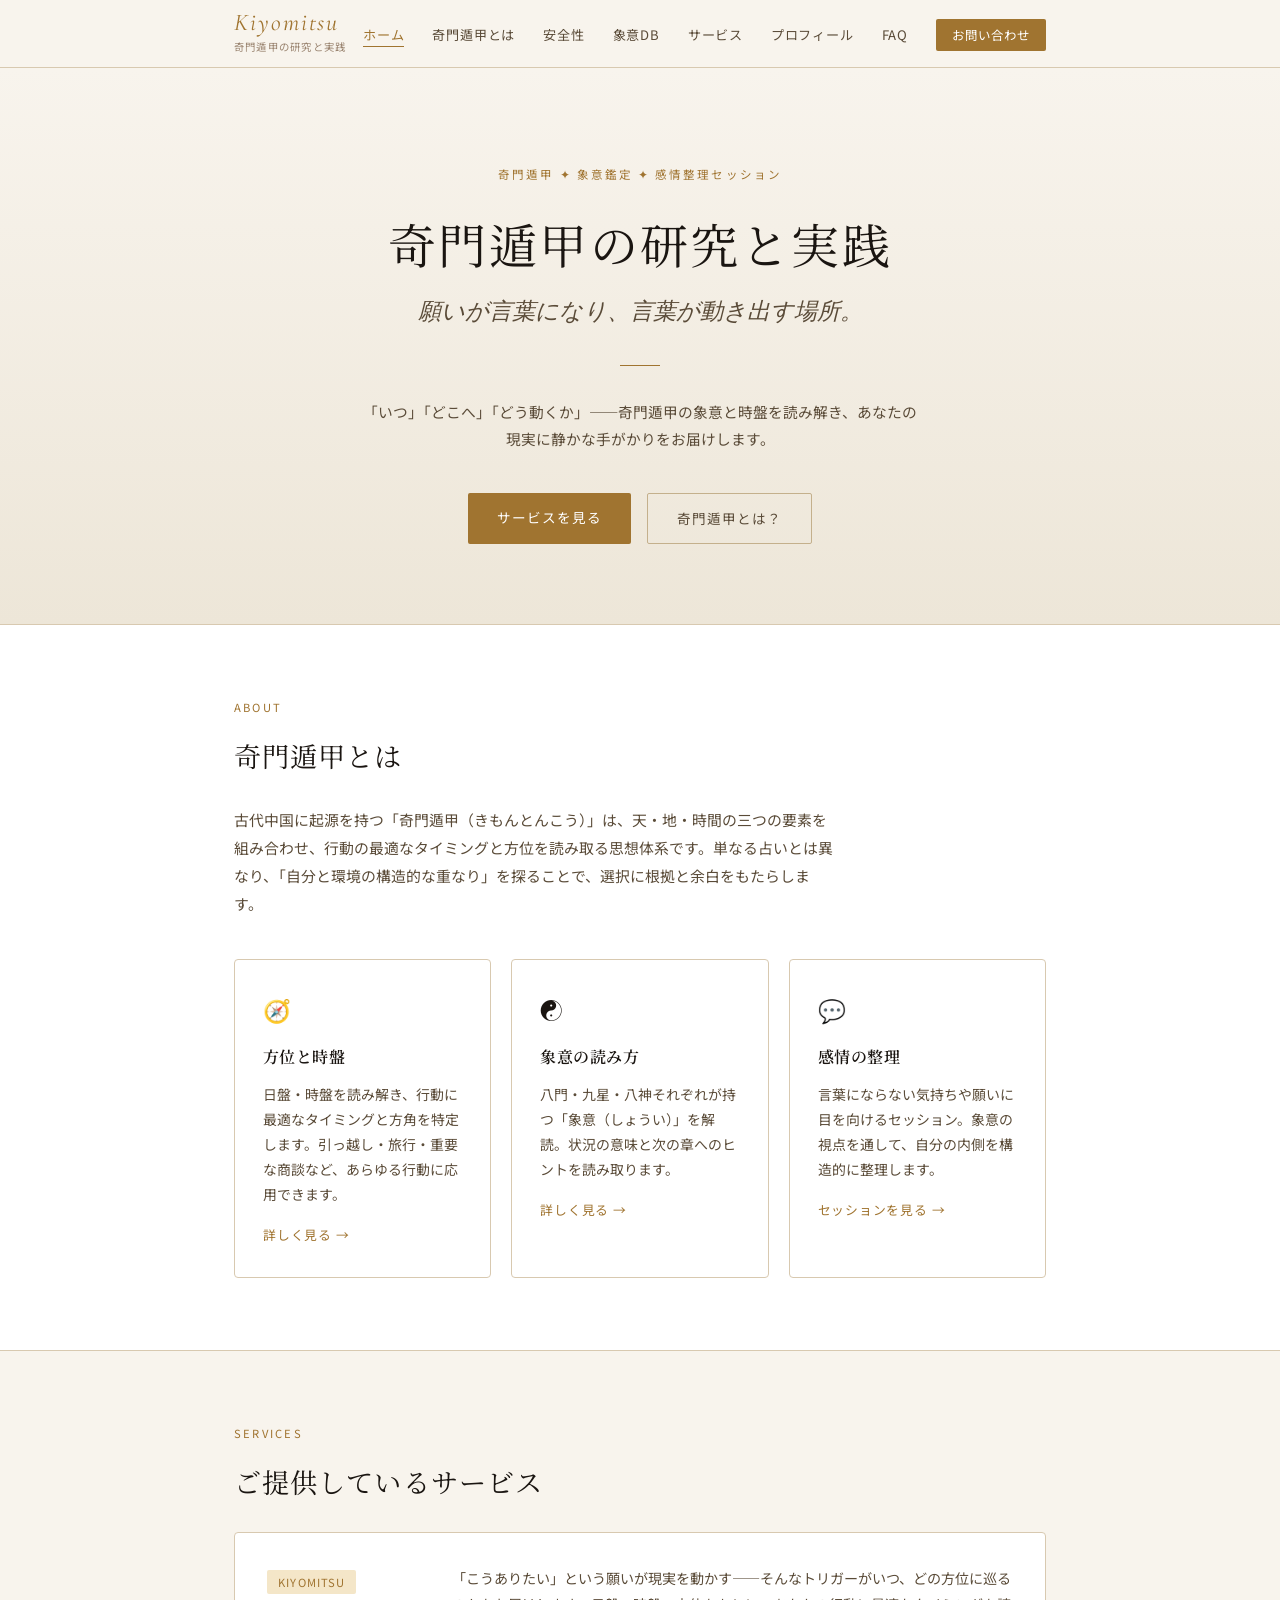
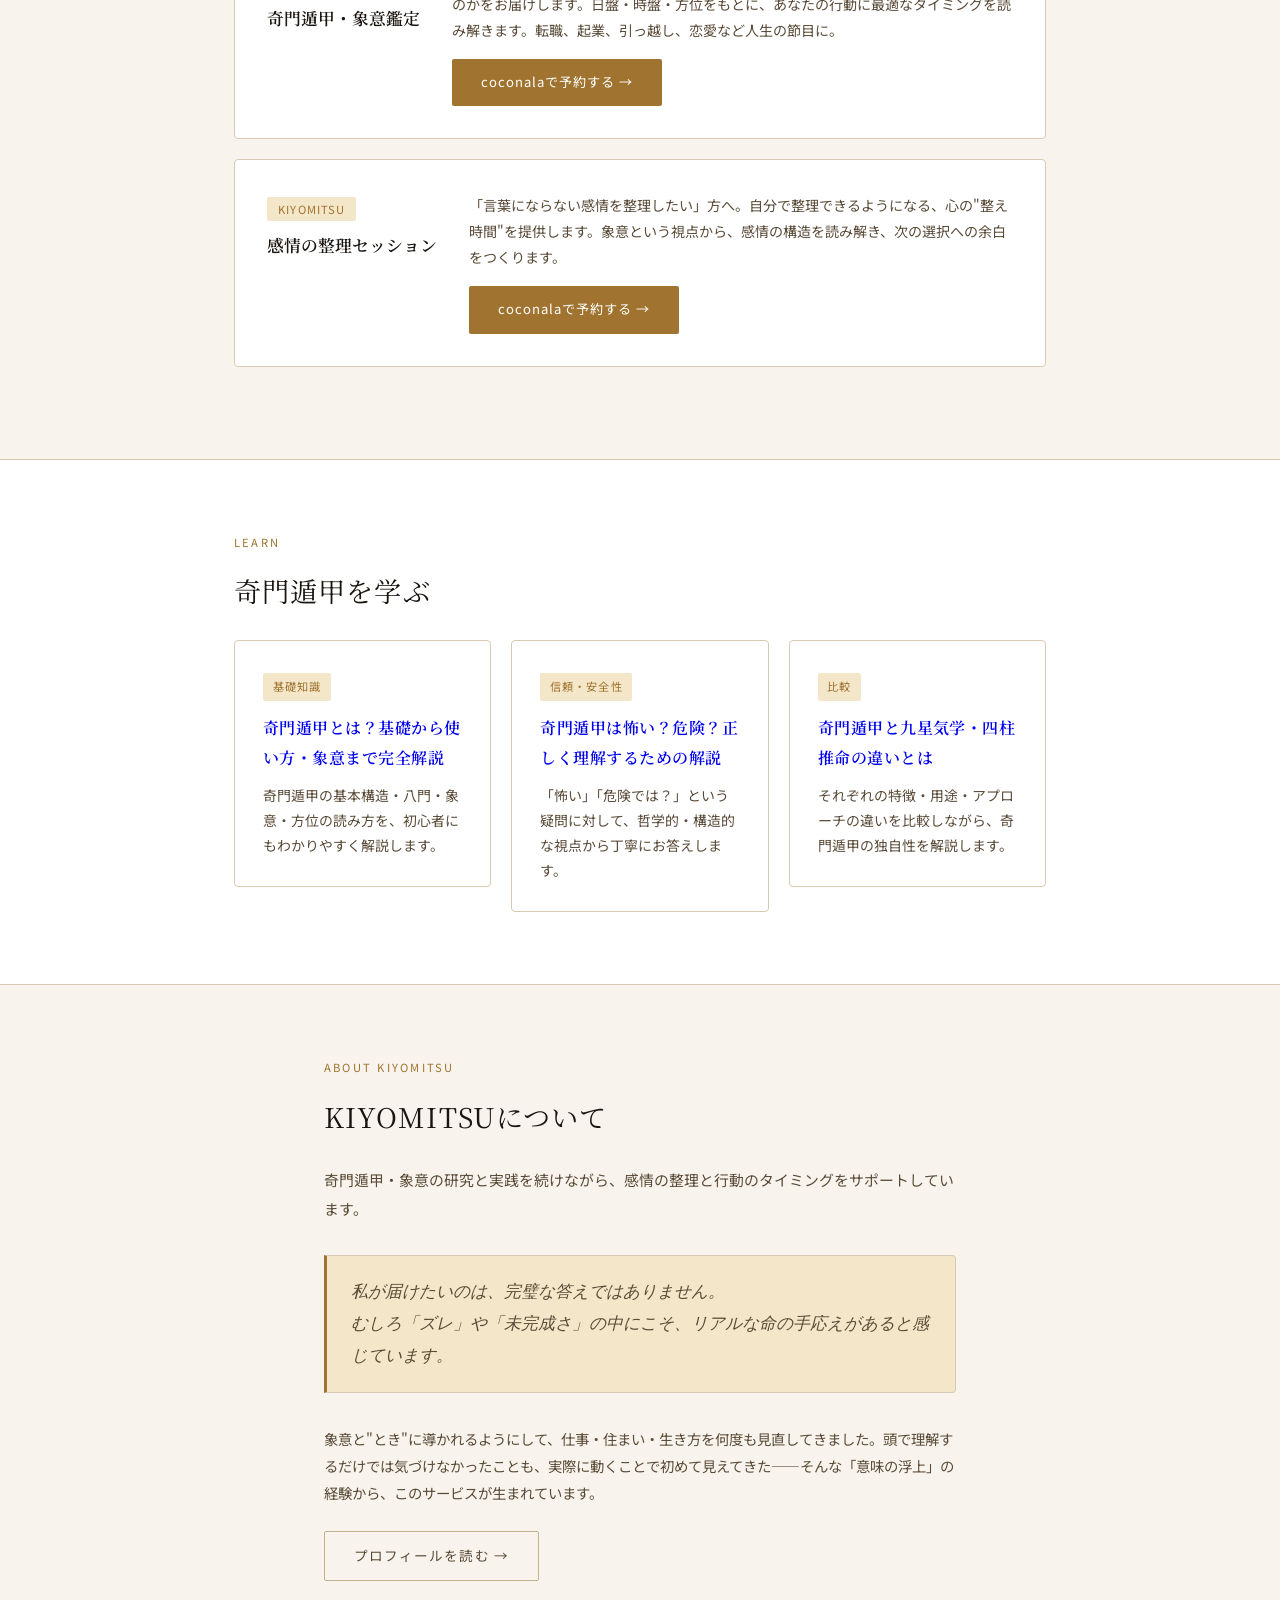
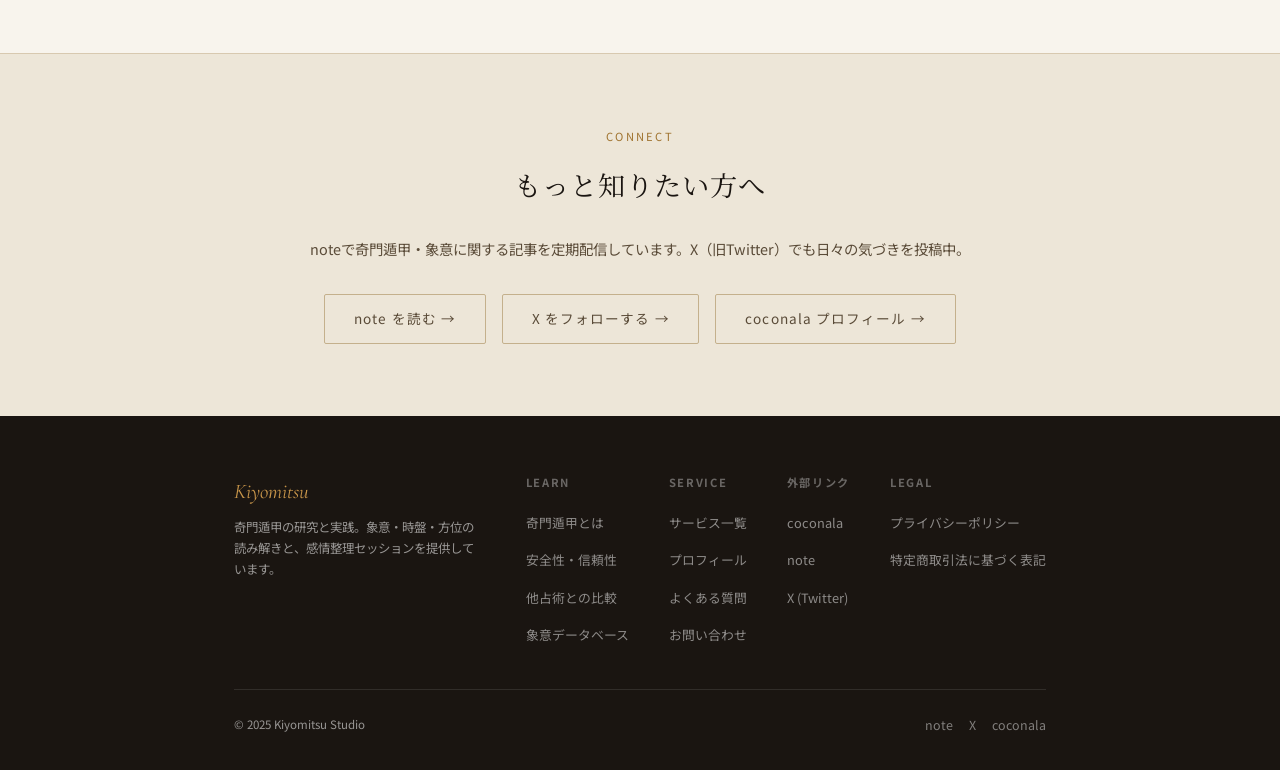
<file: index.html>
<!DOCTYPE html>
<html lang="ja">
<head>
  <meta charset="UTF-8">
  <meta name="viewport" content="width=device-width, initial-scale=1.0">
  <title>奇門遁甲の研究と実践 | KIYOMITSU</title>
  <meta name="description" content="奇門遁甲の象意・方位・時盤を現代の暮らしに応用。感情の整理セッションと奇門遁甲・象意鑑定を提供するKIYOMITSUの公式サイトです。">
  <meta property="og:title" content="奇門遁甲の研究と実践 | KIYOMITSU">
  <meta property="og:description" content="奇門遁甲の象意・方位・時盤を現代の暮らしに応用。感情の整理セッションと奇門遁甲・象意鑑定を提供するKIYOMITSUの公式サイトです。">
  <meta property="og:type" content="website">
  <link rel="canonical" href="https://kiyomitsu.jp/">
  <link rel="stylesheet" href="style.css">
</head>
<body>

<nav class="site-nav">
  <div class="nav-inner">
    <a href="index.html" class="nav-logo">
      <span class="brand">Kiyomitsu</span>
      <span class="tagline">奇門遁甲の研究と実践</span>
    </a>
    <button class="nav-toggle" id="navToggle" aria-label="メニューを開く">
      <span></span><span></span><span></span>
    </button>
    <ul class="nav-links" id="navLinks">
      <li><a href="index.html" class="active">ホーム</a></li>
      <li><a href="kimon-theory.html">奇門遁甲とは</a></li>
      <li><a href="trust.html">安全性</a></li>
      <li><a href="shoui-db.html">象意DB</a></li>
      <li><a href="service.html">サービス</a></li>
      <li><a href="profile.html">プロフィール</a></li>
      <li><a href="faq.html">FAQ</a></li>
      <li><a href="contact.html" class="cta-link">お問い合わせ</a></li>
    </ul>
  </div>
</nav>

<main>

  <!-- HERO -->
  <section class="hero">
    <p class="hero-eyebrow">奇門遁甲 ✦ 象意鑑定 ✦ 感情整理セッション</p>
    <h1>奇門遁甲の研究と実践</h1>
    <p class="hero-catch">願いが言葉になり、言葉が動き出す場所。</p>
    <div class="hero-divider"></div>
    <p class="hero-desc">「いつ」「どこへ」「どう動くか」——奇門遁甲の象意と時盤を読み解き、あなたの現実に静かな手がかりをお届けします。</p>
    <div class="btn-group">
      <a href="service.html" class="btn btn-primary">サービスを見る</a>
      <a href="kimon-theory.html" class="btn btn-secondary">奇門遁甲とは？</a>
    </div>
  </section>

  <!-- WHAT IS KIMON -->
  <section class="section" style="background: var(--surface);">
    <div class="container">
      <p class="section-label">About</p>
      <h2 class="section-title">奇門遁甲とは</h2>
      <p class="section-desc">古代中国に起源を持つ「奇門遁甲（きもんとんこう）」は、天・地・時間の三つの要素を組み合わせ、行動の最適なタイミングと方位を読み取る思想体系です。単なる占いとは異なり、「自分と環境の構造的な重なり」を探ることで、選択に根拠と余白をもたらします。</p>
      <div class="card-grid">
        <div class="card">
          <div class="card-icon">🧭</div>
          <div class="card-title">方位と時盤</div>
          <div class="card-body">日盤・時盤を読み解き、行動に最適なタイミングと方角を特定します。引っ越し・旅行・重要な商談など、あらゆる行動に応用できます。</div>
          <a href="kimon-theory.html#houi" class="card-link">詳しく見る →</a>
        </div>
        <div class="card">
          <div class="card-icon">☯</div>
          <div class="card-title">象意の読み方</div>
          <div class="card-body">八門・九星・八神それぞれが持つ「象意（しょうい）」を解読。状況の意味と次の章へのヒントを読み取ります。</div>
          <a href="kimon-theory.html#shoui" class="card-link">詳しく見る →</a>
        </div>
        <div class="card">
          <div class="card-icon">💬</div>
          <div class="card-title">感情の整理</div>
          <div class="card-body">言葉にならない気持ちや願いに目を向けるセッション。象意の視点を通して、自分の内側を構造的に整理します。</div>
          <a href="service.html" class="card-link">セッションを見る →</a>
        </div>
      </div>
    </div>
  </section>

  <!-- SERVICES -->
  <section class="section">
    <div class="container">
      <p class="section-label">Services</p>
      <h2 class="section-title">ご提供しているサービス</h2>

      <div class="service-card">
        <div style="flex-shrink:0;">
          <span class="service-tag">KIYOMITSU</span>
          <div class="service-title" style="font-family:var(--font-jp);font-size:1.05rem;margin:.5rem 0 .5rem;">奇門遁甲・象意鑑定</div>
        </div>
        <div>
          <p class="service-desc">「こうありたい」という願いが現実を動かす——そんなトリガーがいつ、どの方位に巡るのかをお届けします。日盤・時盤・方位をもとに、あなたの行動に最適なタイミングを読み解きます。転職、起業、引っ越し、恋愛など人生の節目に。</p>
          <a href="https://coconala.com/services/3803253" target="_blank" rel="noopener" class="btn btn-primary" style="display:inline-block;margin-top:1rem;font-size:.82rem;">coconalaで予約する →</a>
        </div>
      </div>

      <div class="service-card">
        <div style="flex-shrink:0;">
          <span class="service-tag">KIYOMITSU</span>
          <div class="service-title" style="font-family:var(--font-jp);font-size:1.05rem;margin:.5rem 0 .5rem;">感情の整理セッション</div>
        </div>
        <div>
          <p class="service-desc">「言葉にならない感情を整理したい」方へ。自分で整理できるようになる、心の"整え時間"を提供します。象意という視点から、感情の構造を読み解き、次の選択への余白をつくります。</p>
          <a href="https://coconala.com/services/3812404" target="_blank" rel="noopener" class="btn btn-primary" style="display:inline-block;margin-top:1rem;font-size:.82rem;">coconalaで予約する →</a>
        </div>
      </div>
    </div>
  </section>

  <!-- ARTICLES -->
  <section class="section" style="background: var(--surface);">
    <div class="container">
      <p class="section-label">Learn</p>
      <h2 class="section-title">奇門遁甲を学ぶ</h2>
      <div class="card-grid">
        <a href="kimon-theory.html" style="text-decoration:none;">
          <div class="card">
            <span class="tag tag-gold" style="margin-bottom:.75rem;display:inline-block;">基礎知識</span>
            <div class="card-title">奇門遁甲とは？基礎から使い方・象意まで完全解説</div>
            <div class="card-body" style="margin-top:.5rem;">奇門遁甲の基本構造・八門・象意・方位の読み方を、初心者にもわかりやすく解説します。</div>
          </div>
        </a>
        <a href="trust.html" style="text-decoration:none;">
          <div class="card">
            <span class="tag tag-gold" style="margin-bottom:.75rem;display:inline-block;">信頼・安全性</span>
            <div class="card-title">奇門遁甲は怖い？危険？正しく理解するための解説</div>
            <div class="card-body" style="margin-top:.5rem;">「怖い」「危険では？」という疑問に対して、哲学的・構造的な視点から丁寧にお答えします。</div>
          </div>
        </a>
        <a href="compare.html" style="text-decoration:none;">
          <div class="card">
            <span class="tag tag-gold" style="margin-bottom:.75rem;display:inline-block;">比較</span>
            <div class="card-title">奇門遁甲と九星気学・四柱推命の違いとは</div>
            <div class="card-body" style="margin-top:.5rem;">それぞれの特徴・用途・アプローチの違いを比較しながら、奇門遁甲の独自性を解説します。</div>
          </div>
        </a>
      </div>
    </div>
  </section>

  <!-- ABOUT KIYOMITSU -->
  <section class="section">
    <div class="container" style="max-width:680px;">
      <p class="section-label">About Kiyomitsu</p>
      <h2 class="section-title">KIYOMITSUについて</h2>
      <p style="color:var(--text-2);font-size:.93rem;margin-bottom:1.5rem;">奇門遁甲・象意の研究と実践を続けながら、感情の整理と行動のタイミングをサポートしています。</p>
      <div class="article-pullquote">
        私が届けたいのは、完璧な答えではありません。<br>むしろ「ズレ」や「未完成さ」の中にこそ、リアルな命の手応えがあると感じています。
      </div>
      <p style="color:var(--text-2);font-size:.9rem;margin-bottom:1.5rem;">象意と"とき"に導かれるようにして、仕事・住まい・生き方を何度も見直してきました。頭で理解するだけでは気づけなかったことも、実際に動くことで初めて見えてきた——そんな「意味の浮上」の経験から、このサービスが生まれています。</p>
      <a href="profile.html" class="btn btn-secondary">プロフィールを読む →</a>
    </div>
  </section>

  <!-- SNS / LINKS -->
  <section class="section" style="background: var(--bg-warm); text-align:center;">
    <div class="container">
      <p class="section-label">Connect</p>
      <h2 class="section-title">もっと知りたい方へ</h2>
      <p style="color:var(--text-2);font-size:.9rem;margin-bottom:2rem;">noteで奇門遁甲・象意に関する記事を定期配信しています。X（旧Twitter）でも日々の気づきを投稿中。</p>
      <div class="btn-group">
        <a href="https://note.com/kiyomitsu369" target="_blank" rel="noopener" class="btn btn-secondary">note を読む →</a>
        <a href="https://x.com/kiyomitsu369" target="_blank" rel="noopener" class="btn btn-secondary">X をフォローする →</a>
        <a href="https://coconala.com/users/109941" target="_blank" rel="noopener" class="btn btn-secondary">coconala プロフィール →</a>
      </div>
    </div>
  </section>

</main>

<footer class="site-footer">
  <div class="footer-inner">
    <div class="footer-top">
      <div class="footer-brand">
        <span class="brand">Kiyomitsu</span>
        <p>奇門遁甲の研究と実践。象意・時盤・方位の読み解きと、感情整理セッションを提供しています。</p>
      </div>
      <div class="footer-links">
        <div class="footer-links-group">
          <h4>Learn</h4>
          <ul>
            <li><a href="kimon-theory.html">奇門遁甲とは</a></li>
            <li><a href="trust.html">安全性・信頼性</a></li>
            <li><a href="compare.html">他占術との比較</a></li>
            <li><a href="shoui-db.html">象意データベース</a></li>
          </ul>
        </div>
        <div class="footer-links-group">
          <h4>Service</h4>
          <ul>
            <li><a href="service.html">サービス一覧</a></li>
            <li><a href="profile.html">プロフィール</a></li>
            <li><a href="faq.html">よくある質問</a></li>
            <li><a href="contact.html">お問い合わせ</a></li>
          </ul>
        </div>
        <div class="footer-links-group">
          <h4>外部リンク</h4>
          <ul>
            <li><a href="https://coconala.com/users/109941" target="_blank" rel="noopener">coconala</a></li>
            <li><a href="https://note.com/kiyomitsu369" target="_blank" rel="noopener">note</a></li>
            <li><a href="https://x.com/kiyomitsu369" target="_blank" rel="noopener">X (Twitter)</a></li>
          </ul>
        </div>
        <div class="footer-links-group">
          <h4>Legal</h4>
          <ul>
            <li><a href="privacy.html">プライバシーポリシー</a></li>
            <li><a href="legal.html">特定商取引法に基づく表記</a></li>
          </ul>
        </div>
      </div>
    </div>
    <div class="footer-bottom">
      <span>© 2025 Kiyomitsu Studio</span>
      <div class="footer-social">
        <a href="https://note.com/kiyomitsu369" target="_blank" rel="noopener">note</a>
        <a href="https://x.com/kiyomitsu369" target="_blank" rel="noopener">X</a>
        <a href="https://coconala.com/users/109941" target="_blank" rel="noopener">coconala</a>
      </div>
    </div>
  </div>
</footer>

<script>
const toggle = document.getElementById('navToggle');
const links = document.getElementById('navLinks');
toggle.addEventListener('click', () => links.classList.toggle('open'));
</script>
</body>
</html>
</file>
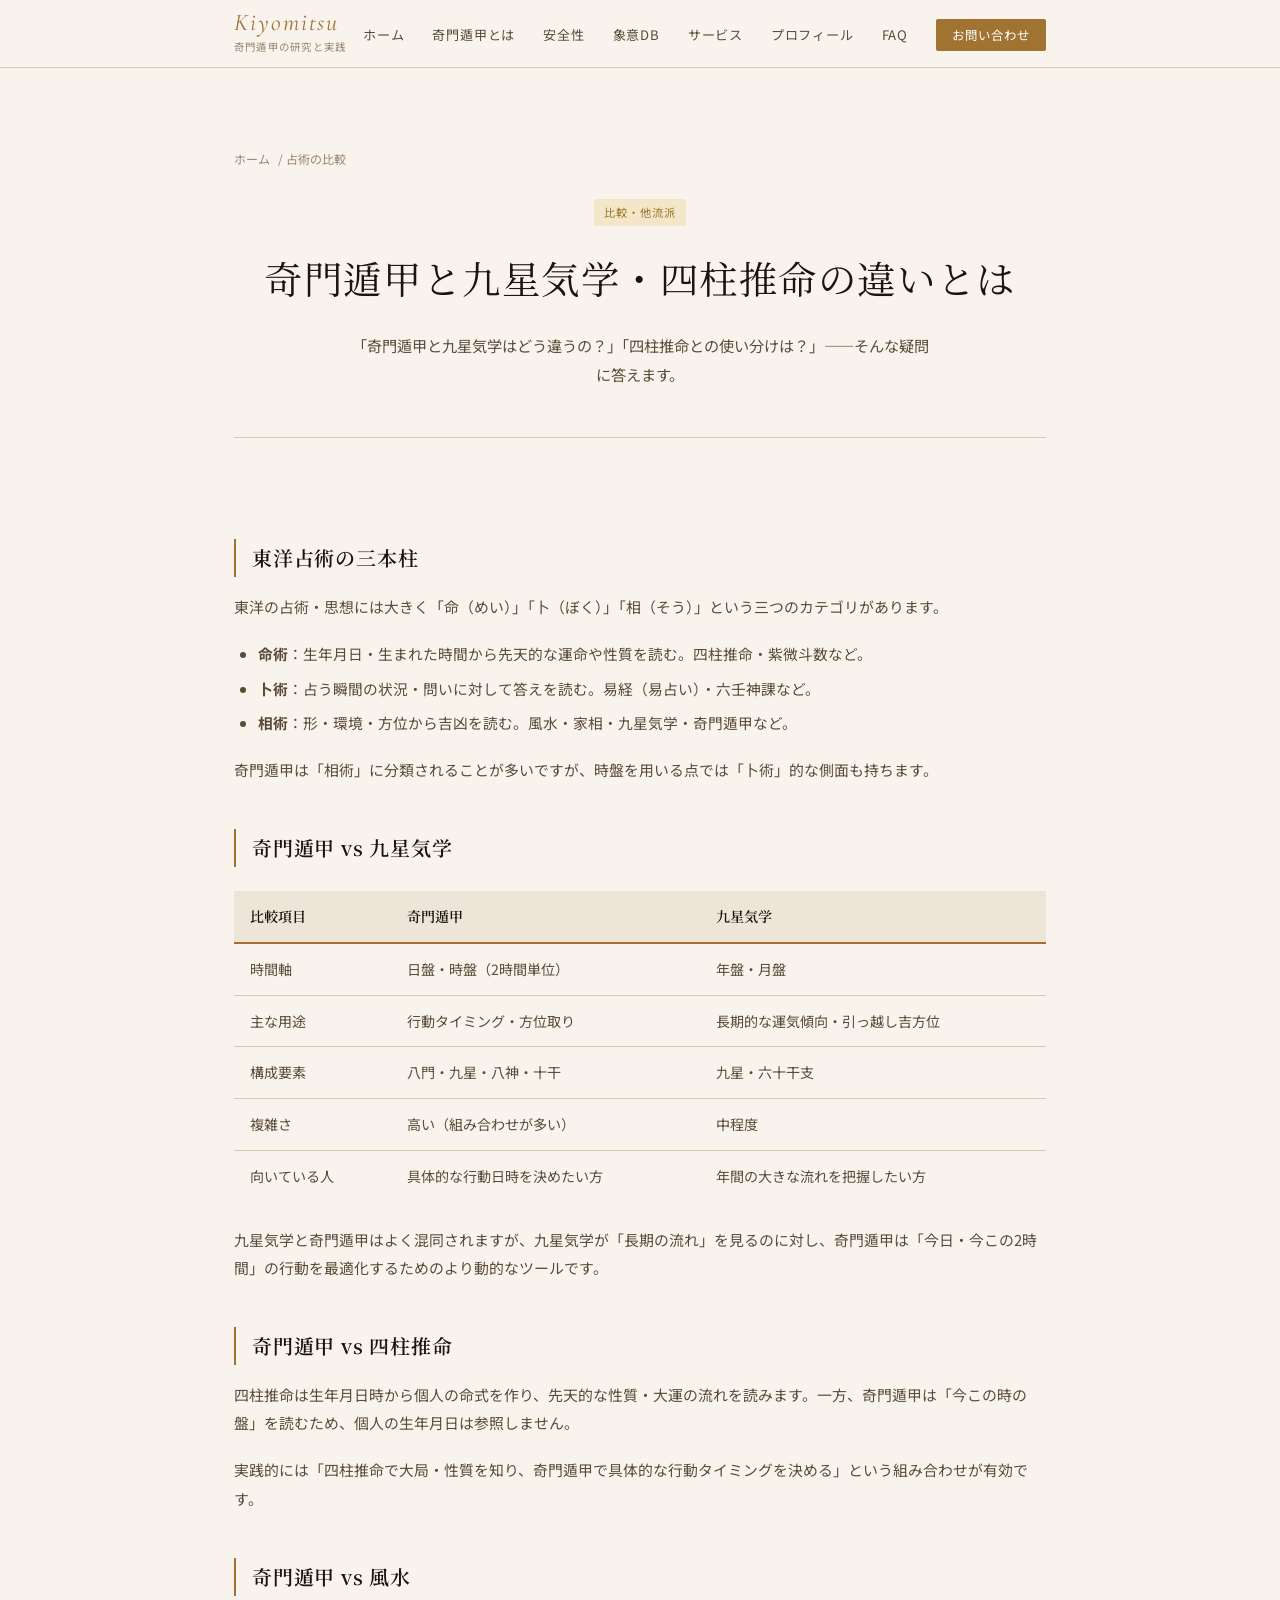
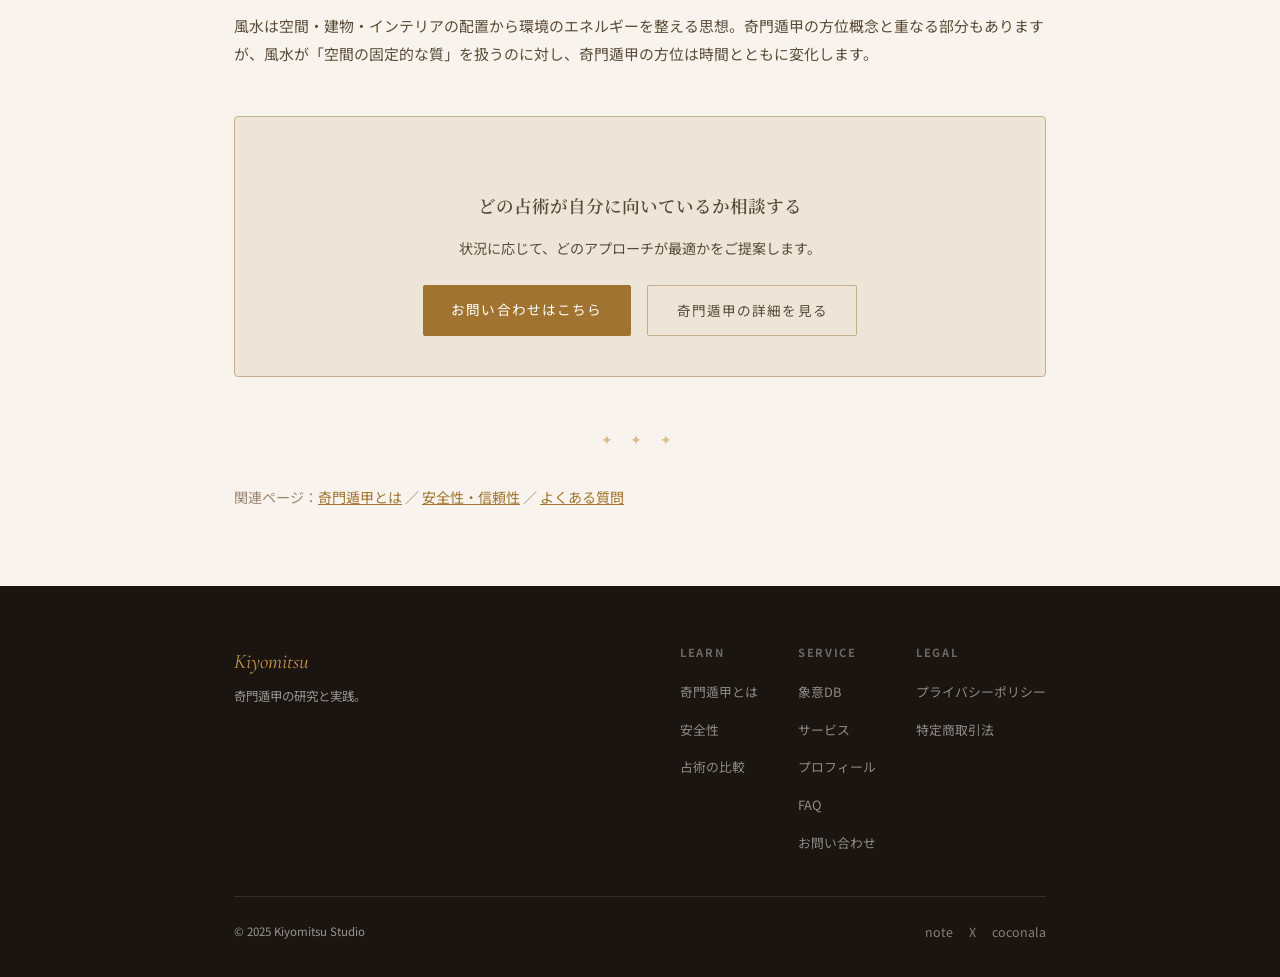
<file: compare.html>
<!DOCTYPE html>
<html lang="ja">
<head>
  <meta charset="UTF-8">
  <meta name="viewport" content="width=device-width, initial-scale=1.0">
  <title>奇門遁甲と九星気学・四柱推命の違いとは | KIYOMITSU</title>
  <meta name="description" content="奇門遁甲・九星気学・四柱推命・風水の違いを比較解説。それぞれの特徴・用途・時間軸の違いを理解し、自分に合った占術の選び方が分かります。">
  <link rel="canonical" href="https://kiyomitsu.jp/compare">
  <link rel="stylesheet" href="style.css">
</head>
<body>
<nav class="site-nav">
  <div class="nav-inner">
    <a href="index.html" class="nav-logo"><span class="brand">Kiyomitsu</span><span class="tagline">奇門遁甲の研究と実践</span></a>
    <button class="nav-toggle" id="navToggle" aria-label="メニューを開く"><span></span><span></span><span></span></button>
    <ul class="nav-links" id="navLinks">
      <li><a href="index.html">ホーム</a></li>
      <li><a href="kimon-theory.html">奇門遁甲とは</a></li>
      <li><a href="trust.html">安全性</a></li>
      <li><a href="shoui-db.html">象意DB</a></li>
      <li><a href="service.html">サービス</a></li>
      <li><a href="profile.html">プロフィール</a></li>
      <li><a href="faq.html">FAQ</a></li>
      <li><a href="contact.html" class="cta-link">お問い合わせ</a></li>
    </ul>
  </div>
</nav>
<main>
  <div class="container">
    <div class="article-header">
      <div class="breadcrumb"><a href="index.html">ホーム</a><span>占術の比較</span></div>
      <span class="tag tag-gold" style="margin-bottom:1rem;display:inline-block;">比較・他流派</span>
      <h1>奇門遁甲と九星気学・四柱推命の違いとは</h1>
      <p class="lead">「奇門遁甲と九星気学はどう違うの？」「四柱推命との使い分けは？」——そんな疑問に答えます。</p>
    </div>
    <div class="article-body">
      <h2>東洋占術の三本柱</h2>
      <p>東洋の占術・思想には大きく「命（めい）」「卜（ぼく）」「相（そう）」という三つのカテゴリがあります。</p>
      <ul>
        <li><strong>命術</strong>：生年月日・生まれた時間から先天的な運命や性質を読む。四柱推命・紫微斗数など。</li>
        <li><strong>卜術</strong>：占う瞬間の状況・問いに対して答えを読む。易経（易占い）・六壬神課など。</li>
        <li><strong>相術</strong>：形・環境・方位から吉凶を読む。風水・家相・九星気学・奇門遁甲など。</li>
      </ul>
      <p>奇門遁甲は「相術」に分類されることが多いですが、時盤を用いる点では「卜術」的な側面も持ちます。</p>

      <h2>奇門遁甲 vs 九星気学</h2>
      <table class="compare-table">
        <thead><tr><th>比較項目</th><th>奇門遁甲</th><th>九星気学</th></tr></thead>
        <tbody>
          <tr><td>時間軸</td><td>日盤・時盤（2時間単位）</td><td>年盤・月盤</td></tr>
          <tr><td>主な用途</td><td>行動タイミング・方位取り</td><td>長期的な運気傾向・引っ越し吉方位</td></tr>
          <tr><td>構成要素</td><td>八門・九星・八神・十干</td><td>九星・六十干支</td></tr>
          <tr><td>複雑さ</td><td>高い（組み合わせが多い）</td><td>中程度</td></tr>
          <tr><td>向いている人</td><td>具体的な行動日時を決めたい方</td><td>年間の大きな流れを把握したい方</td></tr>
        </tbody>
      </table>
      <p>九星気学と奇門遁甲はよく混同されますが、九星気学が「長期の流れ」を見るのに対し、奇門遁甲は「今日・今この2時間」の行動を最適化するためのより動的なツールです。</p>

      <h2>奇門遁甲 vs 四柱推命</h2>
      <p>四柱推命は生年月日時から個人の命式を作り、先天的な性質・大運の流れを読みます。一方、奇門遁甲は「今この時の盤」を読むため、個人の生年月日は参照しません。</p>
      <p>実践的には「四柱推命で大局・性質を知り、奇門遁甲で具体的な行動タイミングを決める」という組み合わせが有効です。</p>

      <h2>奇門遁甲 vs 風水</h2>
      <p>風水は空間・建物・インテリアの配置から環境のエネルギーを整える思想。奇門遁甲の方位概念と重なる部分もありますが、風水が「空間の固定的な質」を扱うのに対し、奇門遁甲の方位は時間とともに変化します。</p>

      <div class="cta-block">
        <h3>どの占術が自分に向いているか相談する</h3>
        <p>状況に応じて、どのアプローチが最適かをご提案します。</p>
        <div class="btn-group">
          <a href="contact.html" class="btn btn-primary">お問い合わせはこちら</a>
          <a href="kimon-theory.html" class="btn btn-secondary">奇門遁甲の詳細を見る</a>
        </div>
      </div>

      <div class="ornament">✦ ✦ ✦</div>
      <p style="font-size:.88rem;color:var(--text-3);">関連ページ：<a href="kimon-theory.html" style="color:var(--gold);">奇門遁甲とは</a> ／ <a href="trust.html" style="color:var(--gold);">安全性・信頼性</a> ／ <a href="faq.html" style="color:var(--gold);">よくある質問</a></p>
    </div>
  </div>
</main>
<footer class="site-footer">
  <div class="footer-inner">
    <div class="footer-top">
      <div class="footer-brand"><span class="brand">Kiyomitsu</span><p>奇門遁甲の研究と実践。</p></div>
      <div class="footer-links">
        <div class="footer-links-group"><h4>Learn</h4><ul><li><a href="kimon-theory.html">奇門遁甲とは</a></li><li><a href="trust.html">安全性</a></li><li><a href="compare.html">占術の比較</a></li></ul></div>
        <div class="footer-links-group"><h4>Service</h4><ul><li><a href="shoui-db.html">象意DB</a></li>
      <li><a href="service.html">サービス</a></li><li><a href="profile.html">プロフィール</a></li><li><a href="faq.html">FAQ</a></li><li><a href="contact.html">お問い合わせ</a></li></ul></div>
        <div class="footer-links-group"><h4>Legal</h4><ul><li><a href="privacy.html">プライバシーポリシー</a></li><li><a href="legal.html">特定商取引法</a></li></ul></div>
      </div>
    </div>
    <div class="footer-bottom"><span>© 2025 Kiyomitsu Studio</span><div class="footer-social"><a href="https://note.com/kiyomitsu369" target="_blank" rel="noopener">note</a><a href="https://x.com/kiyomitsu369" target="_blank" rel="noopener">X</a><a href="https://coconala.com/users/109941" target="_blank" rel="noopener">coconala</a></div></div>
  </div>
</footer>
<script>document.getElementById('navToggle').addEventListener('click',()=>document.getElementById('navLinks').classList.toggle('open'));</script>
</body>
</html>
</file>
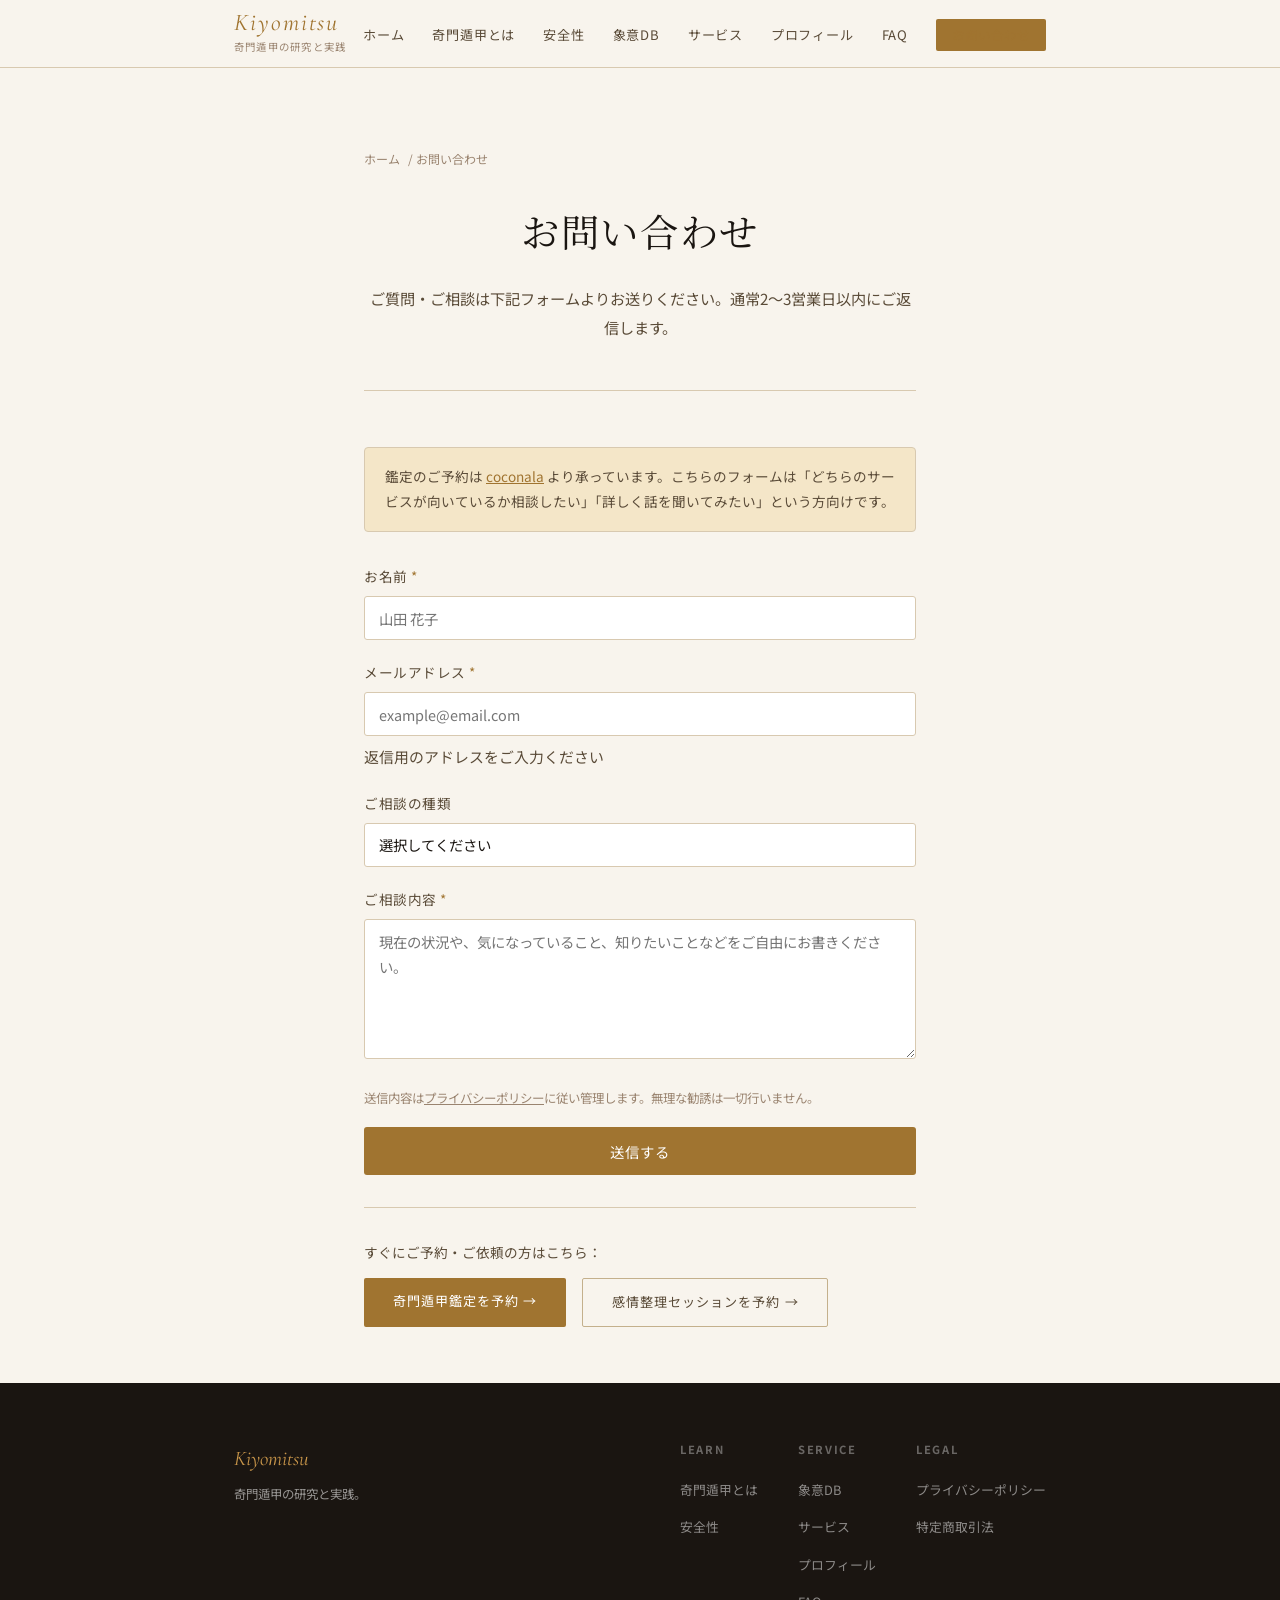
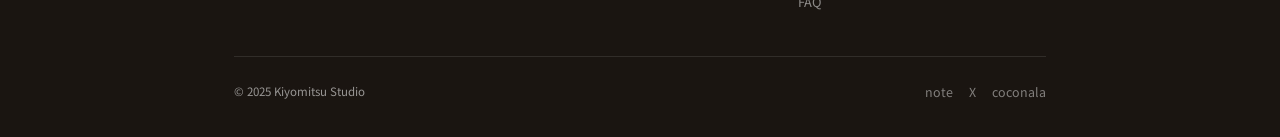
<file: contact.html>
<!DOCTYPE html>
<html lang="ja">
<head>
  <meta charset="UTF-8">
  <meta name="viewport" content="width=device-width, initial-scale=1.0">
  <title>お問い合わせ | KIYOMITSU</title>
  <meta name="description" content="KIYOMITSUへのお問い合わせページ。奇門遁甲鑑定・感情整理セッションに関するご質問・ご相談をお気軽にどうぞ。">
  <link rel="canonical" href="https://kiyomitsu.jp/contact">
  <link rel="stylesheet" href="style.css">
  <style>
    .form-group { margin-bottom: 1.25rem; }
    .form-group label { display: block; font-size: .85rem; color: var(--text-2); margin-bottom: .4rem; letter-spacing: .04em; }
    .form-group input, .form-group textarea, .form-group select {
      width: 100%; padding: .65rem .9rem; border: 1px solid var(--border);
      border-radius: 3px; font-size: .9rem; font-family: var(--font-body);
      background: var(--surface); color: var(--text); transition: border-color .2s;
      -webkit-appearance: none;
    }
    .form-group input:focus, .form-group textarea:focus, .form-group select:focus {
      outline: none; border-color: var(--gold-light);
    }
    .form-group textarea { min-height: 140px; resize: vertical; line-height: 1.7; }
    .form-submit { width: 100%; padding: .85rem; background: var(--gold); color: #fff; border: none; border-radius: 3px; font-size: .9rem; cursor: pointer; letter-spacing: .08em; font-family: var(--font-body); transition: background .2s; }
    .form-submit:hover { background: var(--gold-light); }
    .form-note { font-size: .78rem; color: var(--text-3); margin-top: .4rem; }
  </style>
</head>
<body>

<nav class="site-nav">
  <div class="nav-inner">
    <a href="index.html" class="nav-logo">
      <span class="brand">Kiyomitsu</span>
      <span class="tagline">奇門遁甲の研究と実践</span>
    </a>
    <button class="nav-toggle" id="navToggle" aria-label="メニューを開く">
      <span></span><span></span><span></span>
    </button>
    <ul class="nav-links" id="navLinks">
      <li><a href="index.html">ホーム</a></li>
      <li><a href="kimon-theory.html">奇門遁甲とは</a></li>
      <li><a href="trust.html">安全性</a></li>
      <li><a href="shoui-db.html">象意DB</a></li>
      <li><a href="service.html">サービス</a></li>
      <li><a href="profile.html">プロフィール</a></li>
      <li><a href="faq.html">FAQ</a></li>
      <li><a href="contact.html" class="cta-link active">お問い合わせ</a></li>
    </ul>
  </div>
</nav>

<main>
  <div class="container" style="max-width:600px;">
    <div class="article-header">
      <div class="breadcrumb"><a href="index.html">ホーム</a><span>お問い合わせ</span></div>
      <h1>お問い合わせ</h1>
      <p class="lead">ご質問・ご相談は下記フォームよりお送りください。通常2〜3営業日以内にご返信します。</p>
    </div>

    <div class="article-body">
      <div style="background:var(--gold-pale);border:1px solid var(--border);border-radius:4px;padding:1rem 1.25rem;font-size:.85rem;color:var(--text-2);margin-bottom:2rem;">
        鑑定のご予約は <a href="https://coconala.com/users/109941" target="_blank" rel="noopener" style="color:var(--gold);">coconala</a> より承っています。こちらのフォームは「どちらのサービスが向いているか相談したい」「詳しく話を聞いてみたい」という方向けです。
      </div>

      <form action="https://formspree.io/f/YOUR_FORM_ID" method="POST">
        <div class="form-group">
          <label for="name">お名前 <span style="color:var(--gold);">*</span></label>
          <input type="text" id="name" name="name" required placeholder="山田 花子">
        </div>
        <div class="form-group">
          <label for="email">メールアドレス <span style="color:var(--gold);">*</span></label>
          <input type="email" id="email" name="email" required placeholder="example@email.com">
          <p class="form-note">返信用のアドレスをご入力ください</p>
        </div>
        <div class="form-group">
          <label for="subject">ご相談の種類</label>
          <select id="subject" name="subject">
            <option value="">選択してください</option>
            <option value="kimon">奇門遁甲・象意鑑定について</option>
            <option value="session">感情整理セッションについて</option>
            <option value="both">どちらが向いているか相談したい</option>
            <option value="other">その他</option>
          </select>
        </div>
        <div class="form-group">
          <label for="message">ご相談内容 <span style="color:var(--gold);">*</span></label>
          <textarea id="message" name="message" required placeholder="現在の状況や、気になっていること、知りたいことなどをご自由にお書きください。"></textarea>
        </div>
        <p style="font-size:.78rem;color:var(--text-3);margin-bottom:1rem;">送信内容は<a href="privacy.html" style="color:var(--text-3);">プライバシーポリシー</a>に従い管理します。無理な勧誘は一切行いません。</p>
        <button type="submit" class="form-submit">送信する</button>
      </form>

      <div style="margin-top:2rem;padding-top:2rem;border-top:1px solid var(--border);">
        <p style="font-size:.85rem;color:var(--text-2);margin-bottom:.75rem;">すぐにご予約・ご依頼の方はこちら：</p>
        <div class="btn-group" style="justify-content:flex-start;">
          <a href="https://coconala.com/services/3803253" target="_blank" rel="noopener" class="btn btn-primary" style="font-size:.82rem;">奇門遁甲鑑定を予約 →</a>
          <a href="https://coconala.com/services/3812404" target="_blank" rel="noopener" class="btn btn-secondary" style="font-size:.82rem;">感情整理セッションを予約 →</a>
        </div>
      </div>
    </div>
  </div>
</main>

<footer class="site-footer">
  <div class="footer-inner">
    <div class="footer-top">
      <div class="footer-brand"><span class="brand">Kiyomitsu</span><p>奇門遁甲の研究と実践。</p></div>
      <div class="footer-links">
        <div class="footer-links-group"><h4>Learn</h4><ul><li><a href="kimon-theory.html">奇門遁甲とは</a></li><li><a href="trust.html">安全性</a></li></ul></div>
        <div class="footer-links-group"><h4>Service</h4><ul><li><a href="shoui-db.html">象意DB</a></li>
      <li><a href="service.html">サービス</a></li><li><a href="profile.html">プロフィール</a></li><li><a href="faq.html">FAQ</a></li></ul></div>
        <div class="footer-links-group"><h4>Legal</h4><ul><li><a href="privacy.html">プライバシーポリシー</a></li><li><a href="legal.html">特定商取引法</a></li></ul></div>
      </div>
    </div>
    <div class="footer-bottom"><span>© 2025 Kiyomitsu Studio</span><div class="footer-social"><a href="https://note.com/kiyomitsu369" target="_blank" rel="noopener">note</a><a href="https://x.com/kiyomitsu369" target="_blank" rel="noopener">X</a><a href="https://coconala.com/users/109941" target="_blank" rel="noopener">coconala</a></div></div>
  </div>
</footer>
<script>document.getElementById('navToggle').addEventListener('click',()=>document.getElementById('navLinks').classList.toggle('open'));</script>
</body>
</html>
</file>
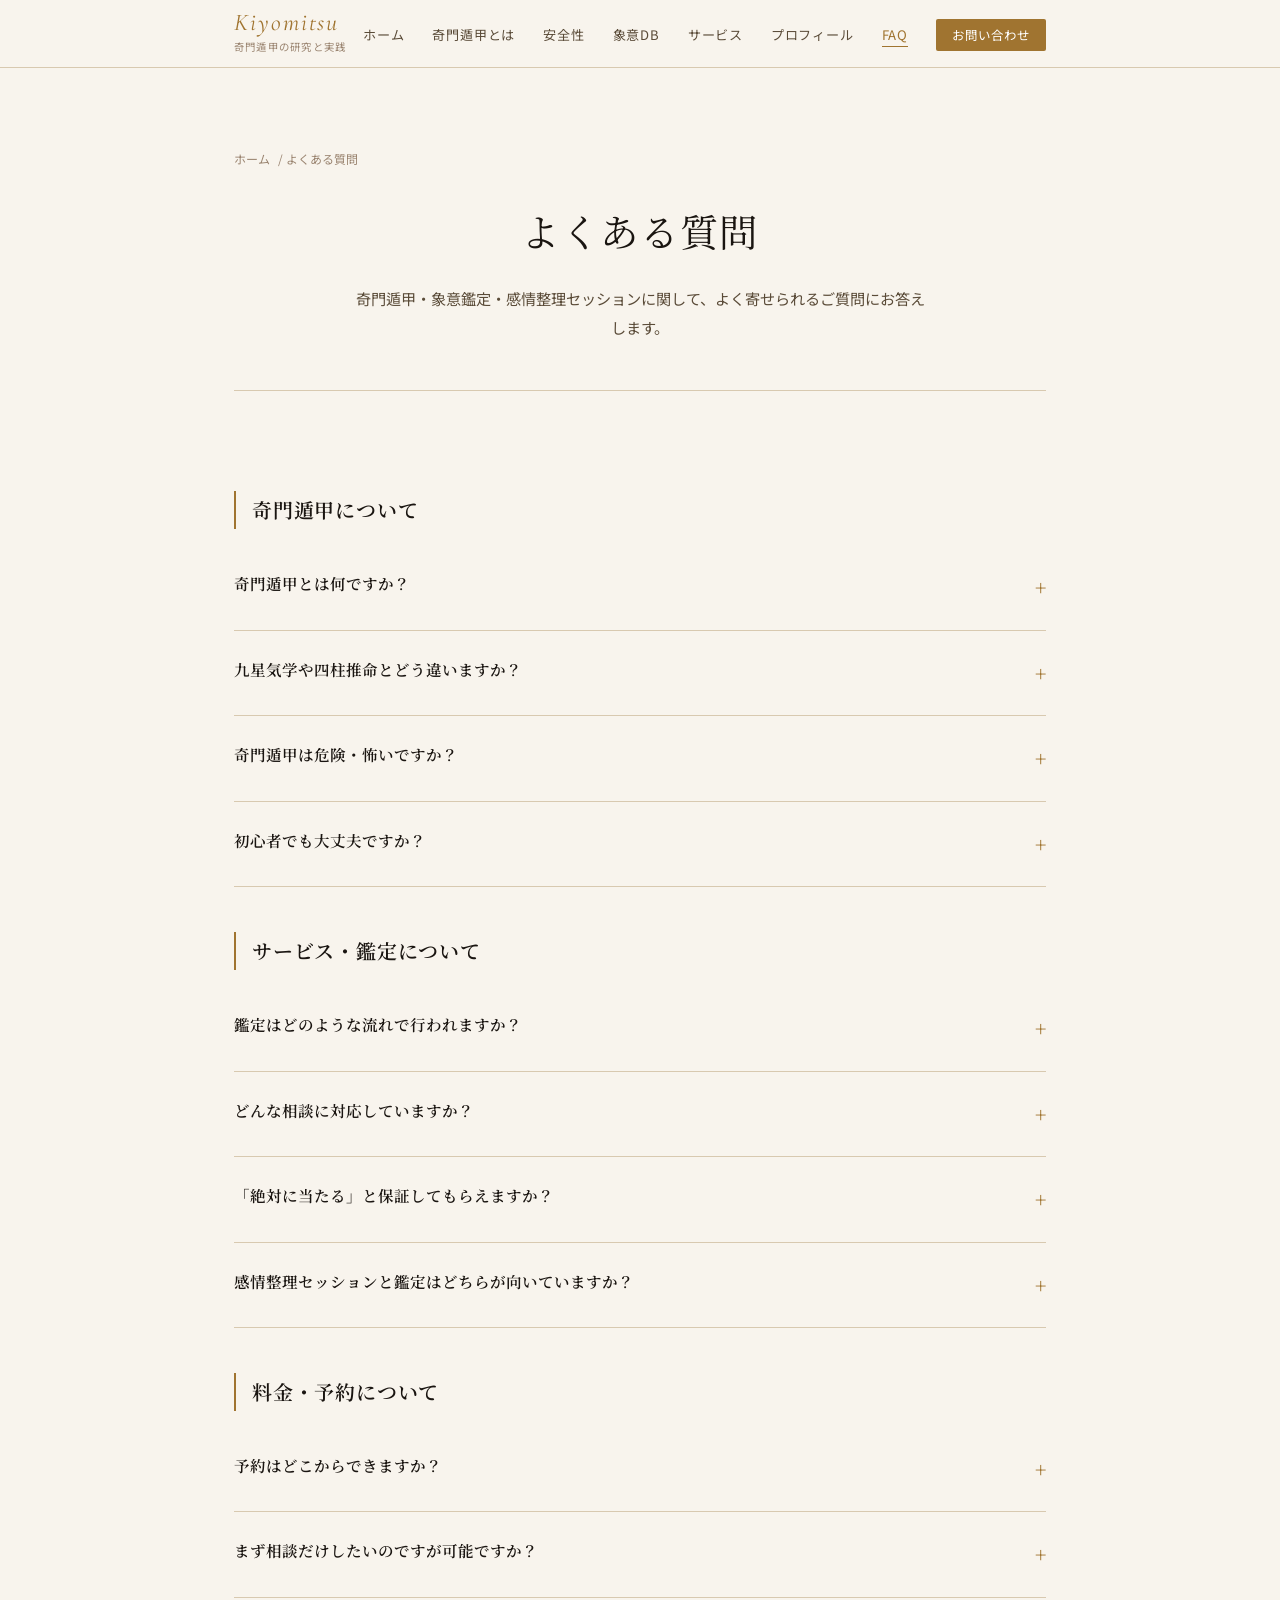
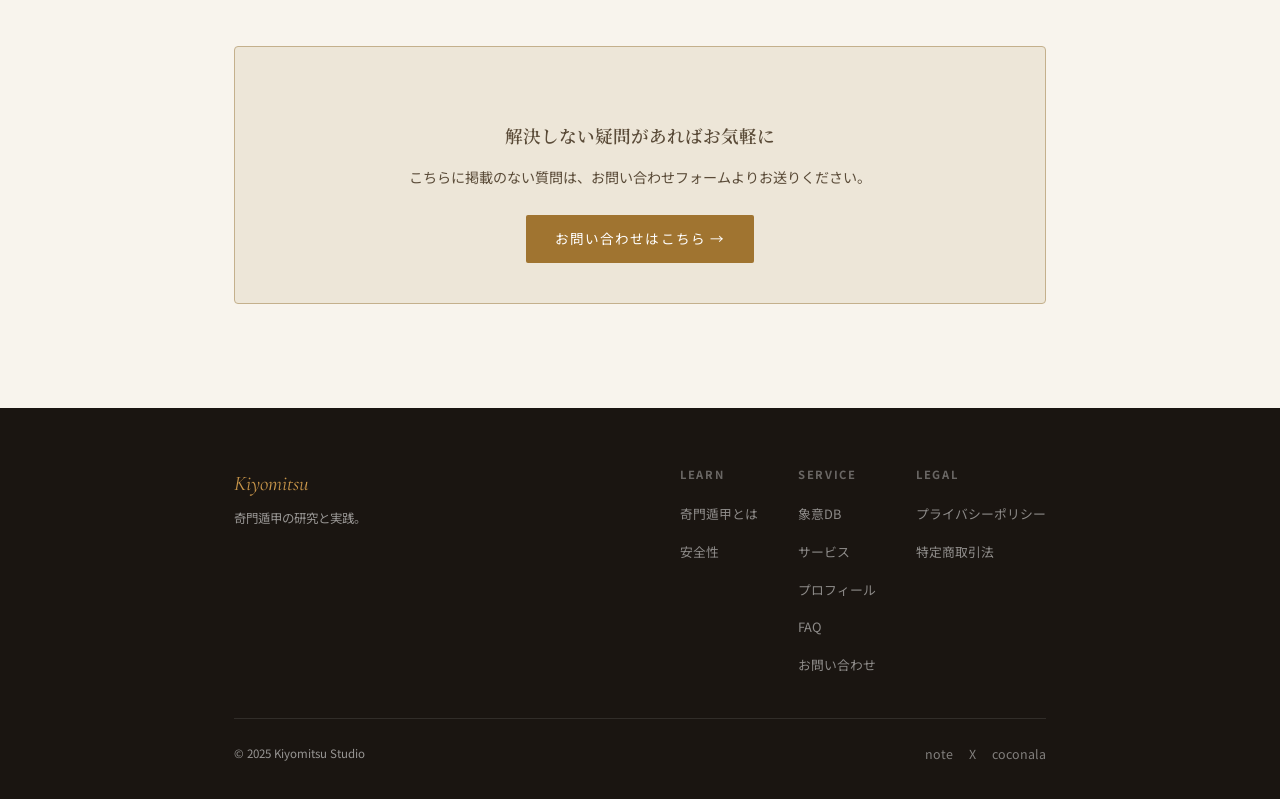
<file: faq.html>
<!DOCTYPE html>
<html lang="ja">
<head>
  <meta charset="UTF-8">
  <meta name="viewport" content="width=device-width, initial-scale=1.0">
  <title>よくある質問 | KIYOMITSU 奇門遁甲・象意鑑定</title>
  <meta name="description" content="KIYOMITSU の奇門遁甲・象意鑑定・感情整理セッションに関するよくある質問。初心者の疑問から鑑定の流れまで詳しくお答えします。">
  <link rel="canonical" href="https://kiyomitsu.jp/faq">
  <link rel="stylesheet" href="style.css">
</head>
<body>

<nav class="site-nav">
  <div class="nav-inner">
    <a href="index.html" class="nav-logo">
      <span class="brand">Kiyomitsu</span>
      <span class="tagline">奇門遁甲の研究と実践</span>
    </a>
    <button class="nav-toggle" id="navToggle" aria-label="メニューを開く">
      <span></span><span></span><span></span>
    </button>
    <ul class="nav-links" id="navLinks">
      <li><a href="index.html">ホーム</a></li>
      <li><a href="kimon-theory.html">奇門遁甲とは</a></li>
      <li><a href="trust.html">安全性</a></li>
      <li><a href="shoui-db.html">象意DB</a></li>
      <li><a href="service.html">サービス</a></li>
      <li><a href="profile.html">プロフィール</a></li>
      <li><a href="faq.html" class="active">FAQ</a></li>
      <li><a href="contact.html" class="cta-link">お問い合わせ</a></li>
    </ul>
  </div>
</nav>

<main>
  <div class="container">
    <div class="article-header">
      <div class="breadcrumb"><a href="index.html">ホーム</a><span>よくある質問</span></div>
      <h1>よくある質問</h1>
      <p class="lead">奇門遁甲・象意鑑定・感情整理セッションに関して、よく寄せられるご質問にお答えします。</p>
    </div>

    <div class="article-body">

      <h2>奇門遁甲について</h2>
      <div class="faq-item">
        <div class="faq-q">奇門遁甲とは何ですか？</div>
        <div class="faq-a">古代中国に起源を持つ思想体系で、「時」と「方位」を読み解くことで、行動の最適なタイミングと方角を判断します。八門・九星・十干などの要素を組み合わせた盤（日盤・時盤）を使います。詳しくは<a href="kimon-theory.html" style="color:var(--gold);">「奇門遁甲とは」</a>のページをご覧ください。</div>
      </div>
      <div class="faq-item">
        <div class="faq-q">九星気学や四柱推命とどう違いますか？</div>
        <div class="faq-a">九星気学は年・月単位の長期的な運気傾向を読むのに対し、奇門遁甲は日単位・時間単位での行動タイミングを判断するのに向いています。四柱推命が生年月日による先天的な命運を読むのとは異なり、奇門遁甲はより「今この瞬間の選択」に焦点を当てます。</div>
      </div>
      <div class="faq-item">
        <div class="faq-q">奇門遁甲は危険・怖いですか？</div>
        <div class="faq-a">奇門遁甲そのものに危険性はありません。「死門」などの言葉は東洋的な象意（変容・リセットの意味）として読むものです。詳しくは<a href="trust.html" style="color:var(--gold);">「安全性・信頼性」</a>のページで丁寧に解説しています。</div>
      </div>
      <div class="faq-item">
        <div class="faq-q">初心者でも大丈夫ですか？</div>
        <div class="faq-a">はい、全く問題ありません。奇門遁甲を全く知らない方でも、鑑定を通じてご自身の状況に当てはめた形でお伝えします。難しい専門用語の説明から丁寧に進めますのでご安心ください。</div>
      </div>

      <h2>サービス・鑑定について</h2>
      <div class="faq-item">
        <div class="faq-q">鑑定はどのような流れで行われますか？</div>
        <div class="faq-a">coconalaのメッセージ機能を通じてテキスト形式で行います。①ご相談内容・日程・状況をメッセージでお伝えいただく → ②時盤・方位の確認と象意の解読 → ③鑑定結果と行動の余白をご提案 という流れです。</div>
      </div>
      <div class="faq-item">
        <div class="faq-q">どんな相談に対応していますか？</div>
        <div class="faq-a">転職・起業・引っ越し・重要な商談・恋愛・結婚・復縁のタイミングなど、人生の節目に関わる行動タイミングを奇門遁甲で読み解きます。感情整理セッションでは、決断前のモヤモヤ・方向性が見えない状況なども対応しています。</div>
      </div>
      <div class="faq-item">
        <div class="faq-q">「絶対に当たる」と保証してもらえますか？</div>
        <div class="faq-a">統計的な再現性や因果関係の保証はできません。奇門遁甲はあくまで「思考の補助線」であり、最終的な判断はあなた自身が行うものです。確証のないことを断言することはしません。</div>
      </div>
      <div class="faq-item">
        <div class="faq-q">感情整理セッションと鑑定はどちらが向いていますか？</div>
        <div class="faq-a">「いつ動けばいいか・どの方向か」が明確な場合は奇門遁甲鑑定が向いています。「気持ちの整理ができていない・何を相談すればいいか分からない」という段階では感情整理セッションから始める方が多いです。迷われる場合はお問い合わせください。</div>
      </div>

      <h2>料金・予約について</h2>
      <div class="faq-item">
        <div class="faq-q">予約はどこからできますか？</div>
        <div class="faq-a">coconalaよりご予約いただけます。<a href="https://coconala.com/users/109941" target="_blank" rel="noopener" style="color:var(--gold);">KIYOMITSUのcoconalaページ</a>からサービスをご確認ください。</div>
      </div>
      <div class="faq-item">
        <div class="faq-q">まず相談だけしたいのですが可能ですか？</div>
        <div class="faq-a">はい。<a href="contact.html" style="color:var(--gold);">お問い合わせフォーム</a>よりご連絡ください。どちらのサービスが向いているかのご相談も承ります。無理な勧誘は一切行いません。</div>
      </div>

      <div class="cta-block">
        <h3>解決しない疑問があればお気軽に</h3>
        <p>こちらに掲載のない質問は、お問い合わせフォームよりお送りください。</p>
        <a href="contact.html" class="btn btn-primary">お問い合わせはこちら →</a>
      </div>
    </div>
  </div>
</main>

<footer class="site-footer">
  <div class="footer-inner">
    <div class="footer-top">
      <div class="footer-brand"><span class="brand">Kiyomitsu</span><p>奇門遁甲の研究と実践。</p></div>
      <div class="footer-links">
        <div class="footer-links-group"><h4>Learn</h4><ul><li><a href="kimon-theory.html">奇門遁甲とは</a></li><li><a href="trust.html">安全性</a></li></ul></div>
        <div class="footer-links-group"><h4>Service</h4><ul><li><a href="shoui-db.html">象意DB</a></li>
      <li><a href="service.html">サービス</a></li><li><a href="profile.html">プロフィール</a></li><li><a href="faq.html">FAQ</a></li><li><a href="contact.html">お問い合わせ</a></li></ul></div>
        <div class="footer-links-group"><h4>Legal</h4><ul><li><a href="privacy.html">プライバシーポリシー</a></li><li><a href="legal.html">特定商取引法</a></li></ul></div>
      </div>
    </div>
    <div class="footer-bottom"><span>© 2025 Kiyomitsu Studio</span><div class="footer-social"><a href="https://note.com/kiyomitsu369" target="_blank" rel="noopener">note</a><a href="https://x.com/kiyomitsu369" target="_blank" rel="noopener">X</a><a href="https://coconala.com/users/109941" target="_blank" rel="noopener">coconala</a></div></div>
  </div>
</footer>
<script>
document.getElementById('navToggle').addEventListener('click',()=>document.getElementById('navLinks').classList.toggle('open'));
document.querySelectorAll('.faq-item').forEach(item => {
  item.querySelector('.faq-q').addEventListener('click', () => item.classList.toggle('open'));
});
</script>
</body>
</html>
</file>
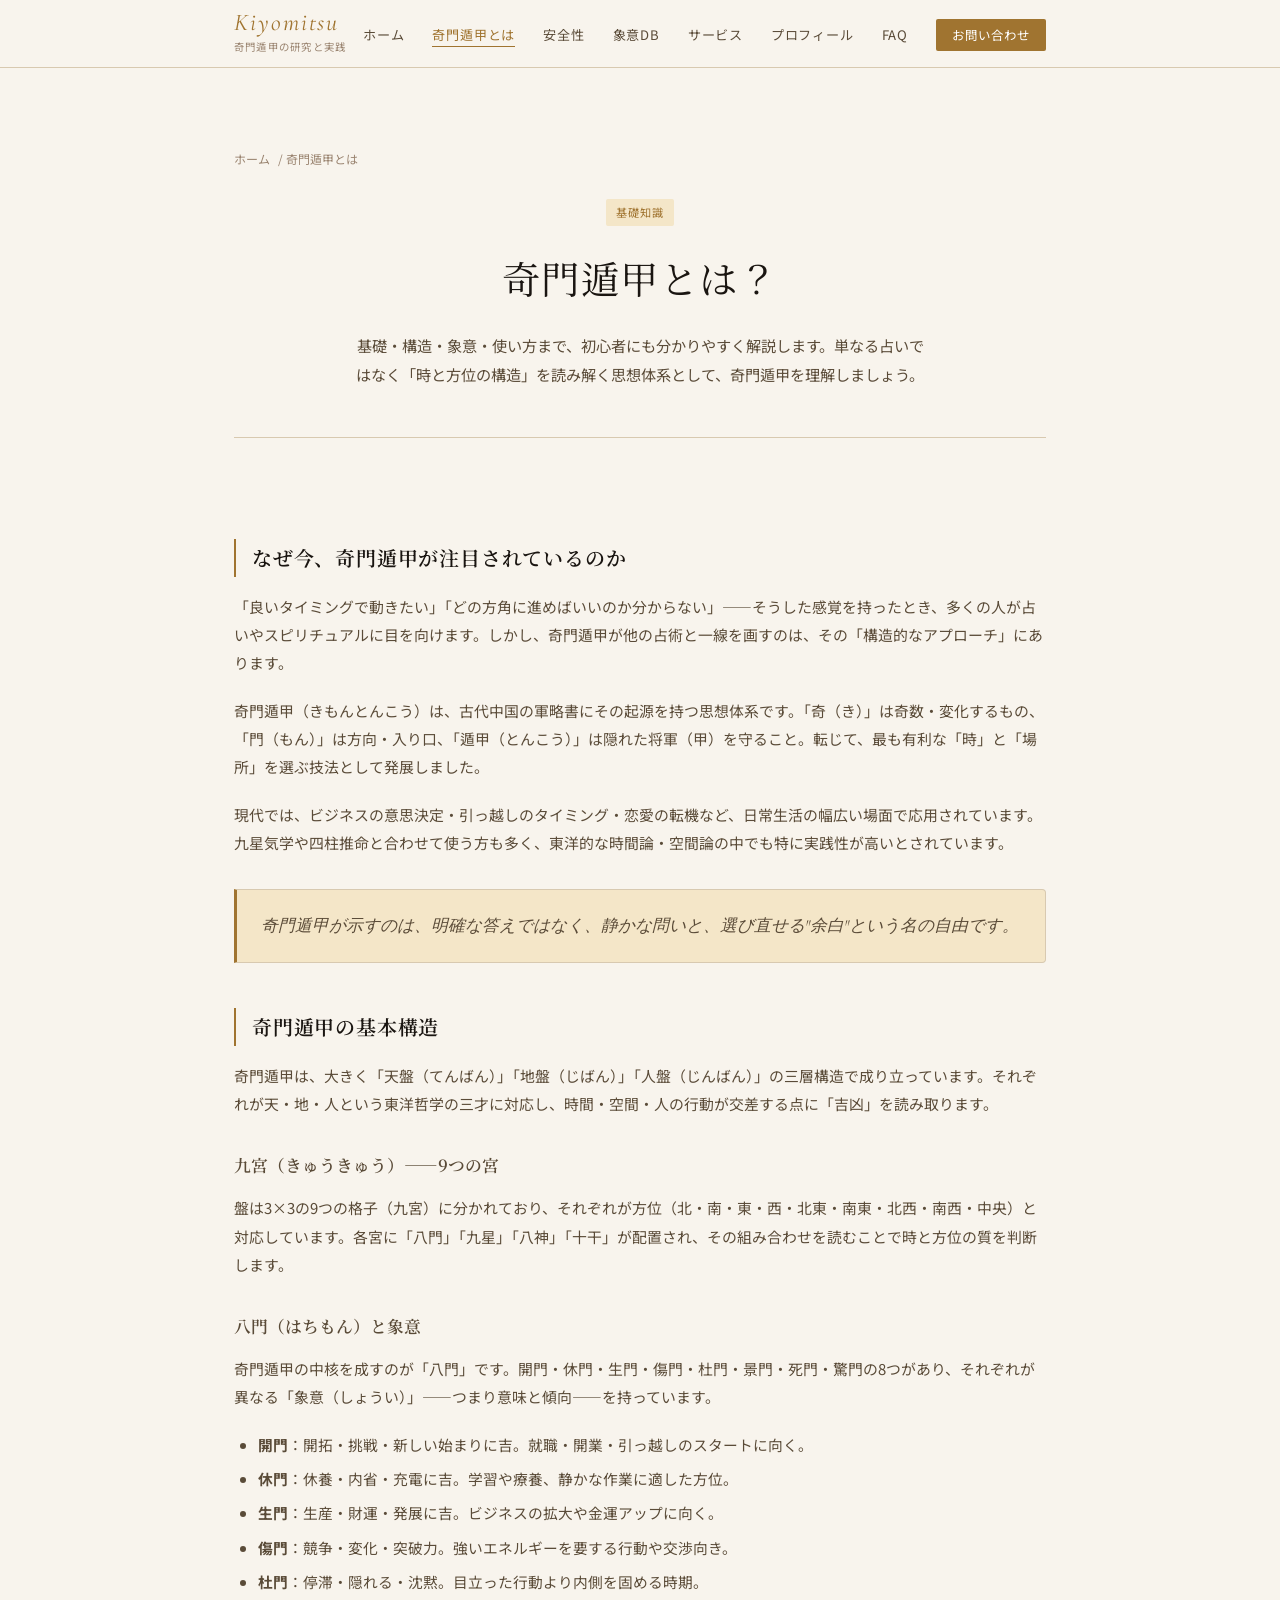
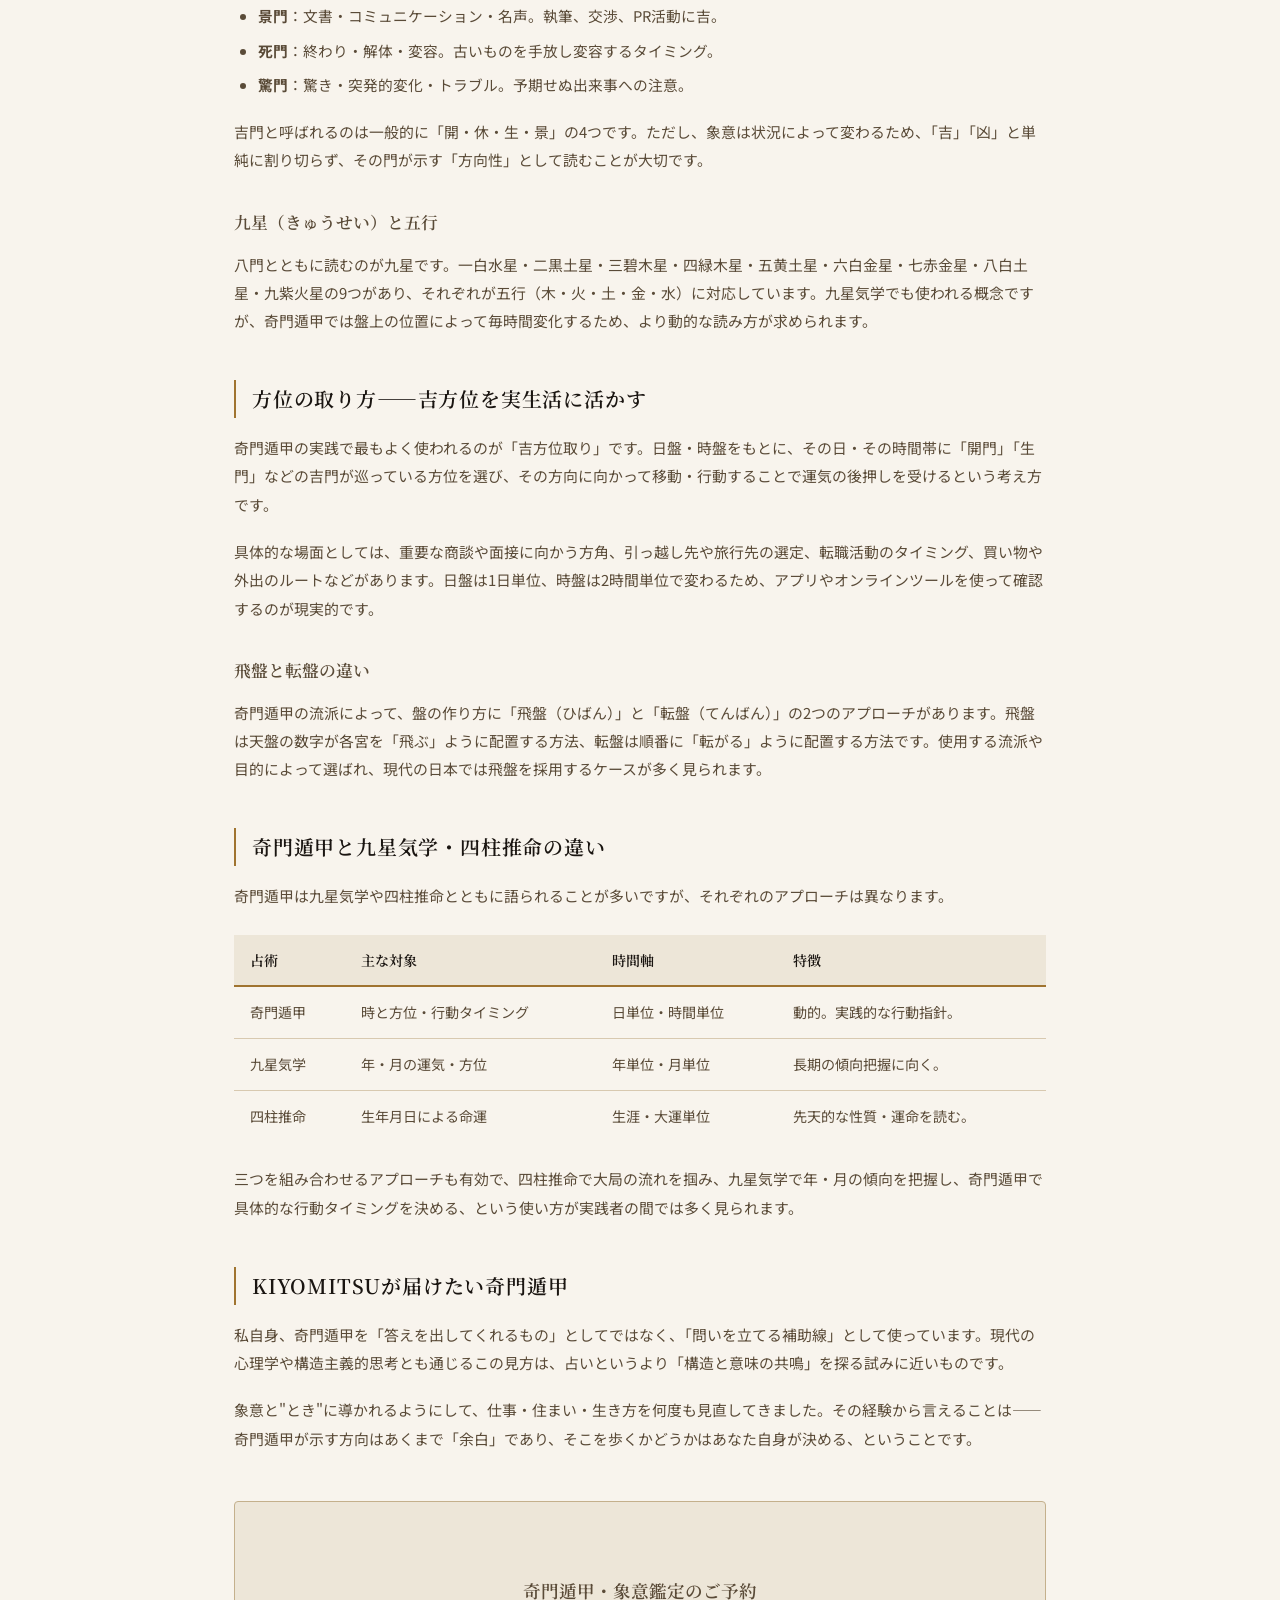
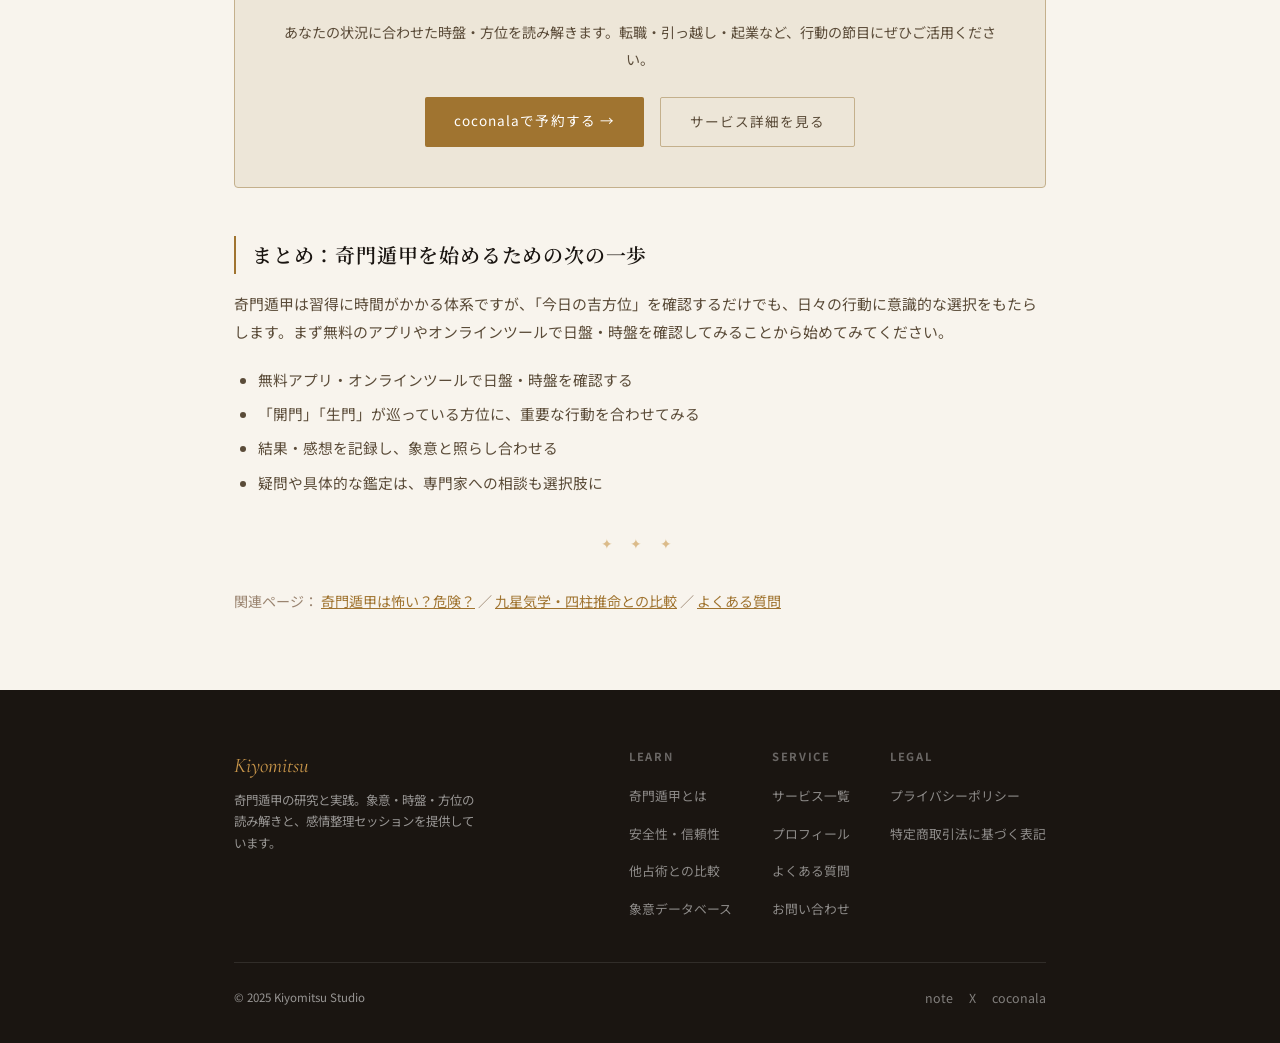
<file: kimon-theory.html>
<!DOCTYPE html>
<html lang="ja">
<head>
  <meta charset="UTF-8">
  <meta name="viewport" content="width=device-width, initial-scale=1.0">
  <title>奇門遁甲とは？基礎から使い方・象意まで完全解説 | KIYOMITSU</title>
  <meta name="description" content="奇門遁甲の基本構造・八門・象意・吉方位の取り方を初心者にもわかりやすく解説。古代中国の智慧を現代の転職・引っ越し・恋愛に活かす実践ガイドです。">
  <meta property="og:title" content="奇門遁甲とは？基礎から使い方・象意まで完全解説 | KIYOMITSU">
  <meta property="og:description" content="奇門遁甲の基本構造・八門・象意・吉方位の取り方を初心者にもわかりやすく解説。古代中国の智慧を現代の転職・引っ越し・恋愛に活かす実践ガイドです。">
  <meta property="og:type" content="article">
  <link rel="canonical" href="https://kiyomitsu.jp/kimon-theory">
  <link rel="stylesheet" href="style.css">
</head>
<body>

<nav class="site-nav">
  <div class="nav-inner">
    <a href="index.html" class="nav-logo">
      <span class="brand">Kiyomitsu</span>
      <span class="tagline">奇門遁甲の研究と実践</span>
    </a>
    <button class="nav-toggle" id="navToggle" aria-label="メニューを開く">
      <span></span><span></span><span></span>
    </button>
    <ul class="nav-links" id="navLinks">
      <li><a href="index.html">ホーム</a></li>
      <li><a href="kimon-theory.html" class="active">奇門遁甲とは</a></li>
      <li><a href="trust.html">安全性</a></li>
      <li><a href="shoui-db.html">象意DB</a></li>
      <li><a href="service.html">サービス</a></li>
      <li><a href="profile.html">プロフィール</a></li>
      <li><a href="faq.html">FAQ</a></li>
      <li><a href="contact.html" class="cta-link">お問い合わせ</a></li>
    </ul>
  </div>
</nav>

<main>
  <div class="container">
    <div class="article-header">
      <div class="breadcrumb">
        <a href="index.html">ホーム</a>
        <span>奇門遁甲とは</span>
      </div>
      <span class="tag tag-gold" style="margin-bottom:1rem;display:inline-block;">基礎知識</span>
      <h1>奇門遁甲とは？</h1>
      <p class="lead">基礎・構造・象意・使い方まで、初心者にも分かりやすく解説します。単なる占いではなく「時と方位の構造」を読み解く思想体系として、奇門遁甲を理解しましょう。</p>
    </div>

    <div class="article-body">

      <h2>なぜ今、奇門遁甲が注目されているのか</h2>
      <p>「良いタイミングで動きたい」「どの方角に進めばいいのか分からない」——そうした感覚を持ったとき、多くの人が占いやスピリチュアルに目を向けます。しかし、奇門遁甲が他の占術と一線を画すのは、その「構造的なアプローチ」にあります。</p>
      <p>奇門遁甲（きもんとんこう）は、古代中国の軍略書にその起源を持つ思想体系です。「奇（き）」は奇数・変化するもの、「門（もん）」は方向・入り口、「遁甲（とんこう）」は隠れた将軍（甲）を守ること。転じて、最も有利な「時」と「場所」を選ぶ技法として発展しました。</p>
      <p>現代では、ビジネスの意思決定・引っ越しのタイミング・恋愛の転機など、日常生活の幅広い場面で応用されています。九星気学や四柱推命と合わせて使う方も多く、東洋的な時間論・空間論の中でも特に実践性が高いとされています。</p>

      <div class="article-pullquote">
        奇門遁甲が示すのは、明確な答えではなく、静かな問いと、選び直せる"余白"という名の自由です。
      </div>

      <h2 id="structure">奇門遁甲の基本構造</h2>
      <p>奇門遁甲は、大きく「天盤（てんばん）」「地盤（じばん）」「人盤（じんばん）」の三層構造で成り立っています。それぞれが天・地・人という東洋哲学の三才に対応し、時間・空間・人の行動が交差する点に「吉凶」を読み取ります。</p>

      <h3>九宮（きゅうきゅう）——9つの宮</h3>
      <p>盤は3×3の9つの格子（九宮）に分かれており、それぞれが方位（北・南・東・西・北東・南東・北西・南西・中央）と対応しています。各宮に「八門」「九星」「八神」「十干」が配置され、その組み合わせを読むことで時と方位の質を判断します。</p>

      <h3 id="shoui">八門（はちもん）と象意</h3>
      <p>奇門遁甲の中核を成すのが「八門」です。開門・休門・生門・傷門・杜門・景門・死門・驚門の8つがあり、それぞれが異なる「象意（しょうい）」——つまり意味と傾向——を持っています。</p>
      <ul>
        <li><strong>開門</strong>：開拓・挑戦・新しい始まりに吉。就職・開業・引っ越しのスタートに向く。</li>
        <li><strong>休門</strong>：休養・内省・充電に吉。学習や療養、静かな作業に適した方位。</li>
        <li><strong>生門</strong>：生産・財運・発展に吉。ビジネスの拡大や金運アップに向く。</li>
        <li><strong>傷門</strong>：競争・変化・突破力。強いエネルギーを要する行動や交渉向き。</li>
        <li><strong>杜門</strong>：停滞・隠れる・沈黙。目立った行動より内側を固める時期。</li>
        <li><strong>景門</strong>：文書・コミュニケーション・名声。執筆、交渉、PR活動に吉。</li>
        <li><strong>死門</strong>：終わり・解体・変容。古いものを手放し変容するタイミング。</li>
        <li><strong>驚門</strong>：驚き・突発的変化・トラブル。予期せぬ出来事への注意。</li>
      </ul>
      <p>吉門と呼ばれるのは一般的に「開・休・生・景」の4つです。ただし、象意は状況によって変わるため、「吉」「凶」と単純に割り切らず、その門が示す「方向性」として読むことが大切です。</p>

      <h3>九星（きゅうせい）と五行</h3>
      <p>八門とともに読むのが九星です。一白水星・二黒土星・三碧木星・四緑木星・五黄土星・六白金星・七赤金星・八白土星・九紫火星の9つがあり、それぞれが五行（木・火・土・金・水）に対応しています。九星気学でも使われる概念ですが、奇門遁甲では盤上の位置によって毎時間変化するため、より動的な読み方が求められます。</p>

      <h2 id="houi">方位の取り方——吉方位を実生活に活かす</h2>
      <p>奇門遁甲の実践で最もよく使われるのが「吉方位取り」です。日盤・時盤をもとに、その日・その時間帯に「開門」「生門」などの吉門が巡っている方位を選び、その方向に向かって移動・行動することで運気の後押しを受けるという考え方です。</p>
      <p>具体的な場面としては、重要な商談や面接に向かう方角、引っ越し先や旅行先の選定、転職活動のタイミング、買い物や外出のルートなどがあります。日盤は1日単位、時盤は2時間単位で変わるため、アプリやオンラインツールを使って確認するのが現実的です。</p>

      <h3>飛盤と転盤の違い</h3>
      <p>奇門遁甲の流派によって、盤の作り方に「飛盤（ひばん）」と「転盤（てんばん）」の2つのアプローチがあります。飛盤は天盤の数字が各宮を「飛ぶ」ように配置する方法、転盤は順番に「転がる」ように配置する方法です。使用する流派や目的によって選ばれ、現代の日本では飛盤を採用するケースが多く見られます。</p>

      <h2>奇門遁甲と九星気学・四柱推命の違い</h2>
      <p>奇門遁甲は九星気学や四柱推命とともに語られることが多いですが、それぞれのアプローチは異なります。</p>

      <table class="compare-table">
        <thead>
          <tr><th>占術</th><th>主な対象</th><th>時間軸</th><th>特徴</th></tr>
        </thead>
        <tbody>
          <tr><td>奇門遁甲</td><td>時と方位・行動タイミング</td><td>日単位・時間単位</td><td>動的。実践的な行動指針。</td></tr>
          <tr><td>九星気学</td><td>年・月の運気・方位</td><td>年単位・月単位</td><td>長期の傾向把握に向く。</td></tr>
          <tr><td>四柱推命</td><td>生年月日による命運</td><td>生涯・大運単位</td><td>先天的な性質・運命を読む。</td></tr>
        </tbody>
      </table>

      <p>三つを組み合わせるアプローチも有効で、四柱推命で大局の流れを掴み、九星気学で年・月の傾向を把握し、奇門遁甲で具体的な行動タイミングを決める、という使い方が実践者の間では多く見られます。</p>

      <h2>KIYOMITSUが届けたい奇門遁甲</h2>
      <p>私自身、奇門遁甲を「答えを出してくれるもの」としてではなく、「問いを立てる補助線」として使っています。現代の心理学や構造主義的思考とも通じるこの見方は、占いというより「構造と意味の共鳴」を探る試みに近いものです。</p>
      <p>象意と"とき"に導かれるようにして、仕事・住まい・生き方を何度も見直してきました。その経験から言えることは——奇門遁甲が示す方向はあくまで「余白」であり、そこを歩くかどうかはあなた自身が決める、ということです。</p>

      <div class="cta-block">
        <h3>奇門遁甲・象意鑑定のご予約</h3>
        <p>あなたの状況に合わせた時盤・方位を読み解きます。転職・引っ越し・起業など、行動の節目にぜひご活用ください。</p>
        <div class="btn-group">
          <a href="https://coconala.com/services/3803253" target="_blank" rel="noopener" class="btn btn-primary">coconalaで予約する →</a>
          <a href="service.html" class="btn btn-secondary">サービス詳細を見る</a>
        </div>
      </div>

      <h2>まとめ：奇門遁甲を始めるための次の一歩</h2>
      <p>奇門遁甲は習得に時間がかかる体系ですが、「今日の吉方位」を確認するだけでも、日々の行動に意識的な選択をもたらします。まず無料のアプリやオンラインツールで日盤・時盤を確認してみることから始めてみてください。</p>
      <ul>
        <li>無料アプリ・オンラインツールで日盤・時盤を確認する</li>
        <li>「開門」「生門」が巡っている方位に、重要な行動を合わせてみる</li>
        <li>結果・感想を記録し、象意と照らし合わせる</li>
        <li>疑問や具体的な鑑定は、専門家への相談も選択肢に</li>
      </ul>

      <div class="ornament">✦ ✦ ✦</div>

      <p style="font-size:.88rem;color:var(--text-3);">関連ページ：
        <a href="trust.html" style="color:var(--gold);">奇門遁甲は怖い？危険？</a> ／
        <a href="compare.html" style="color:var(--gold);">九星気学・四柱推命との比較</a> ／
        <a href="faq.html" style="color:var(--gold);">よくある質問</a>
      </p>

    </div>
  </div>
</main>

<footer class="site-footer">
  <div class="footer-inner">
    <div class="footer-top">
      <div class="footer-brand">
        <span class="brand">Kiyomitsu</span>
        <p>奇門遁甲の研究と実践。象意・時盤・方位の読み解きと、感情整理セッションを提供しています。</p>
      </div>
      <div class="footer-links">
        <div class="footer-links-group">
          <h4>Learn</h4>
          <ul>
            <li><a href="kimon-theory.html">奇門遁甲とは</a></li>
            <li><a href="trust.html">安全性・信頼性</a></li>
            <li><a href="compare.html">他占術との比較</a></li>
            <li><a href="shoui-db.html">象意データベース</a></li>
          </ul>
        </div>
        <div class="footer-links-group">
          <h4>Service</h4>
          <ul>
            <li><a href="service.html">サービス一覧</a></li>
            <li><a href="profile.html">プロフィール</a></li>
            <li><a href="faq.html">よくある質問</a></li>
            <li><a href="contact.html">お問い合わせ</a></li>
          </ul>
        </div>
        <div class="footer-links-group">
          <h4>Legal</h4>
          <ul>
            <li><a href="privacy.html">プライバシーポリシー</a></li>
            <li><a href="legal.html">特定商取引法に基づく表記</a></li>
          </ul>
        </div>
      </div>
    </div>
    <div class="footer-bottom">
      <span>© 2025 Kiyomitsu Studio</span>
      <div class="footer-social">
        <a href="https://note.com/kiyomitsu369" target="_blank" rel="noopener">note</a>
        <a href="https://x.com/kiyomitsu369" target="_blank" rel="noopener">X</a>
        <a href="https://coconala.com/users/109941" target="_blank" rel="noopener">coconala</a>
      </div>
    </div>
  </div>
</footer>

<script>
const toggle = document.getElementById('navToggle');
const links = document.getElementById('navLinks');
toggle.addEventListener('click', () => links.classList.toggle('open'));
</script>
</body>
</html>
</file>
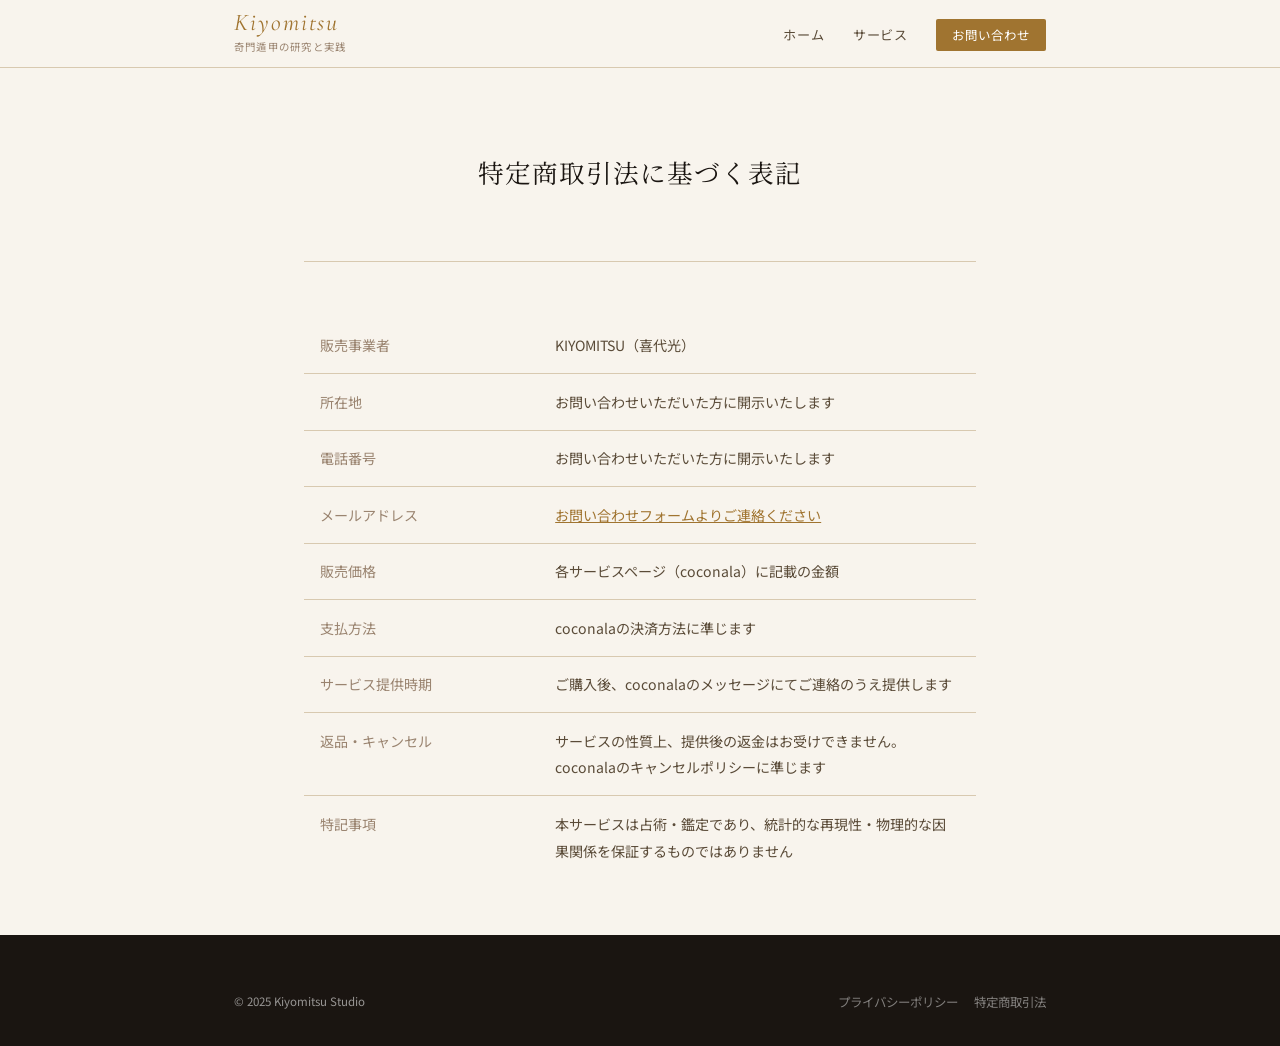
<file: legal.html>
<!DOCTYPE html>
<html lang="ja">
<head>
  <meta charset="UTF-8"><meta name="viewport" content="width=device-width, initial-scale=1.0">
  <title>特定商取引法に基づく表記 | KIYOMITSU</title>
  <meta name="robots" content="noindex">
  <link rel="stylesheet" href="style.css">
</head>
<body>
<nav class="site-nav">
  <div class="nav-inner">
    <a href="index.html" class="nav-logo"><span class="brand">Kiyomitsu</span><span class="tagline">奇門遁甲の研究と実践</span></a>
    <button class="nav-toggle" id="navToggle"><span></span><span></span><span></span></button>
    <ul class="nav-links" id="navLinks">
      <li><a href="index.html">ホーム</a></li><li><a href="service.html">サービス</a></li><li><a href="contact.html" class="cta-link">お問い合わせ</a></li>
    </ul>
  </div>
</nav>
<main>
  <div class="container" style="max-width:720px;">
    <div class="article-header"><h1 style="font-size:1.6rem;">特定商取引法に基づく表記</h1></div>
    <div class="article-body">
      <table style="width:100%;border-collapse:collapse;font-size:.88rem;">
        <tr style="border-bottom:1px solid var(--border);"><td style="padding:.9rem 1rem;color:var(--text-3);width:35%;vertical-align:top;">販売事業者</td><td style="padding:.9rem 1rem;color:var(--text-2);">KIYOMITSU（喜代光）</td></tr>
        <tr style="border-bottom:1px solid var(--border);"><td style="padding:.9rem 1rem;color:var(--text-3);vertical-align:top;">所在地</td><td style="padding:.9rem 1rem;color:var(--text-2);">お問い合わせいただいた方に開示いたします</td></tr>
        <tr style="border-bottom:1px solid var(--border);"><td style="padding:.9rem 1rem;color:var(--text-3);vertical-align:top;">電話番号</td><td style="padding:.9rem 1rem;color:var(--text-2);">お問い合わせいただいた方に開示いたします</td></tr>
        <tr style="border-bottom:1px solid var(--border);"><td style="padding:.9rem 1rem;color:var(--text-3);vertical-align:top;">メールアドレス</td><td style="padding:.9rem 1rem;color:var(--text-2);"><a href="contact.html" style="color:var(--gold);">お問い合わせフォームよりご連絡ください</a></td></tr>
        <tr style="border-bottom:1px solid var(--border);"><td style="padding:.9rem 1rem;color:var(--text-3);vertical-align:top;">販売価格</td><td style="padding:.9rem 1rem;color:var(--text-2);">各サービスページ（coconala）に記載の金額</td></tr>
        <tr style="border-bottom:1px solid var(--border);"><td style="padding:.9rem 1rem;color:var(--text-3);vertical-align:top;">支払方法</td><td style="padding:.9rem 1rem;color:var(--text-2);">coconalaの決済方法に準じます</td></tr>
        <tr style="border-bottom:1px solid var(--border);"><td style="padding:.9rem 1rem;color:var(--text-3);vertical-align:top;">サービス提供時期</td><td style="padding:.9rem 1rem;color:var(--text-2);">ご購入後、coconalaのメッセージにてご連絡のうえ提供します</td></tr>
        <tr style="border-bottom:1px solid var(--border);"><td style="padding:.9rem 1rem;color:var(--text-3);vertical-align:top;">返品・キャンセル</td><td style="padding:.9rem 1rem;color:var(--text-2);">サービスの性質上、提供後の返金はお受けできません。coconalaのキャンセルポリシーに準じます</td></tr>
        <tr><td style="padding:.9rem 1rem;color:var(--text-3);vertical-align:top;">特記事項</td><td style="padding:.9rem 1rem;color:var(--text-2);">本サービスは占術・鑑定であり、統計的な再現性・物理的な因果関係を保証するものではありません</td></tr>
      </table>
    </div>
  </div>
</main>
<footer class="site-footer">
  <div class="footer-inner">
    <div class="footer-bottom" style="border-top:none;padding-top:0;"><span>© 2025 Kiyomitsu Studio</span><div class="footer-social"><a href="privacy.html">プライバシーポリシー</a><a href="legal.html">特定商取引法</a></div></div>
  </div>
</footer>
<script>document.getElementById('navToggle').addEventListener('click',()=>document.getElementById('navLinks').classList.toggle('open'));</script>
</body>
</html>
</file>
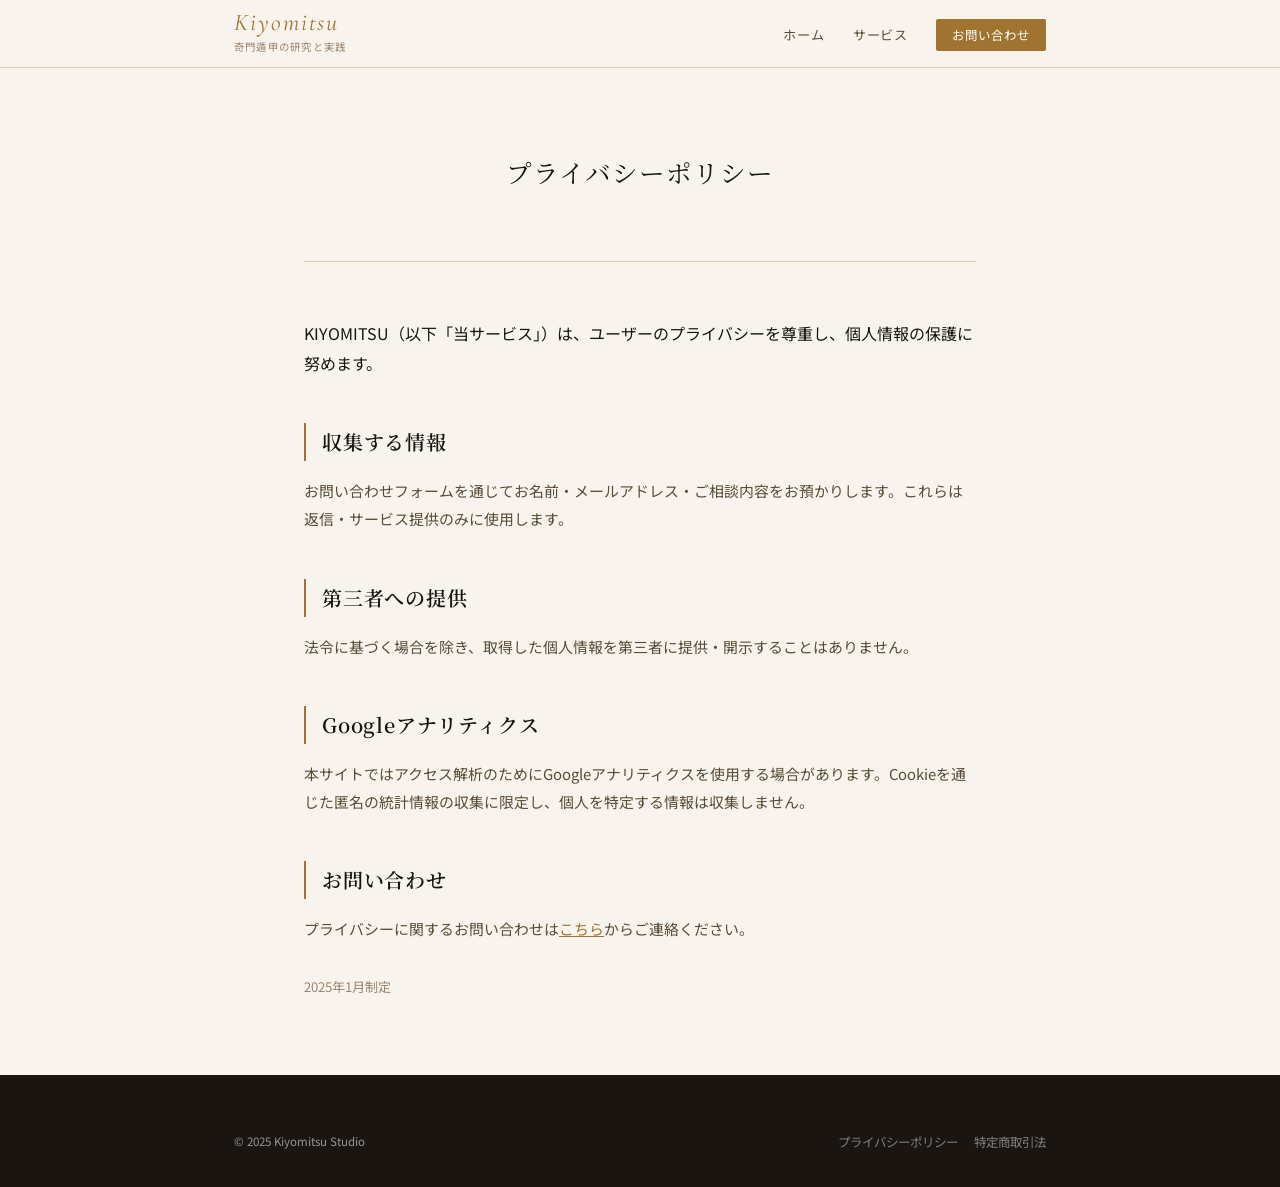
<file: privacy.html>
<!DOCTYPE html>
<html lang="ja">
<head>
  <meta charset="UTF-8"><meta name="viewport" content="width=device-width, initial-scale=1.0">
  <title>プライバシーポリシー | KIYOMITSU</title>
  <meta name="robots" content="noindex">
  <link rel="stylesheet" href="style.css">
</head>
<body>
<nav class="site-nav">
  <div class="nav-inner">
    <a href="index.html" class="nav-logo"><span class="brand">Kiyomitsu</span><span class="tagline">奇門遁甲の研究と実践</span></a>
    <button class="nav-toggle" id="navToggle"><span></span><span></span><span></span></button>
    <ul class="nav-links" id="navLinks">
      <li><a href="index.html">ホーム</a></li><li><a href="service.html">サービス</a></li><li><a href="contact.html" class="cta-link">お問い合わせ</a></li>
    </ul>
  </div>
</nav>
<main>
  <div class="container" style="max-width:720px;">
    <div class="article-header"><h1 style="font-size:1.6rem;">プライバシーポリシー</h1></div>
    <div class="article-body">
      <p>KIYOMITSU（以下「当サービス」）は、ユーザーのプライバシーを尊重し、個人情報の保護に努めます。</p>
      <h2>収集する情報</h2>
      <p>お問い合わせフォームを通じてお名前・メールアドレス・ご相談内容をお預かりします。これらは返信・サービス提供のみに使用します。</p>
      <h2>第三者への提供</h2>
      <p>法令に基づく場合を除き、取得した個人情報を第三者に提供・開示することはありません。</p>
      <h2>Googleアナリティクス</h2>
      <p>本サイトではアクセス解析のためにGoogleアナリティクスを使用する場合があります。Cookieを通じた匿名の統計情報の収集に限定し、個人を特定する情報は収集しません。</p>
      <h2>お問い合わせ</h2>
      <p>プライバシーに関するお問い合わせは<a href="contact.html" style="color:var(--gold);">こちら</a>からご連絡ください。</p>
      <p style="font-size:.82rem;color:var(--text-3);margin-top:2rem;">2025年1月制定</p>
    </div>
  </div>
</main>
<footer class="site-footer">
  <div class="footer-inner">
    <div class="footer-bottom" style="border-top:none;padding-top:0;"><span>© 2025 Kiyomitsu Studio</span><div class="footer-social"><a href="privacy.html">プライバシーポリシー</a><a href="legal.html">特定商取引法</a></div></div>
  </div>
</footer>
<script>document.getElementById('navToggle').addEventListener('click',()=>document.getElementById('navLinks').classList.toggle('open'));</script>
</body>
</html>
</file>
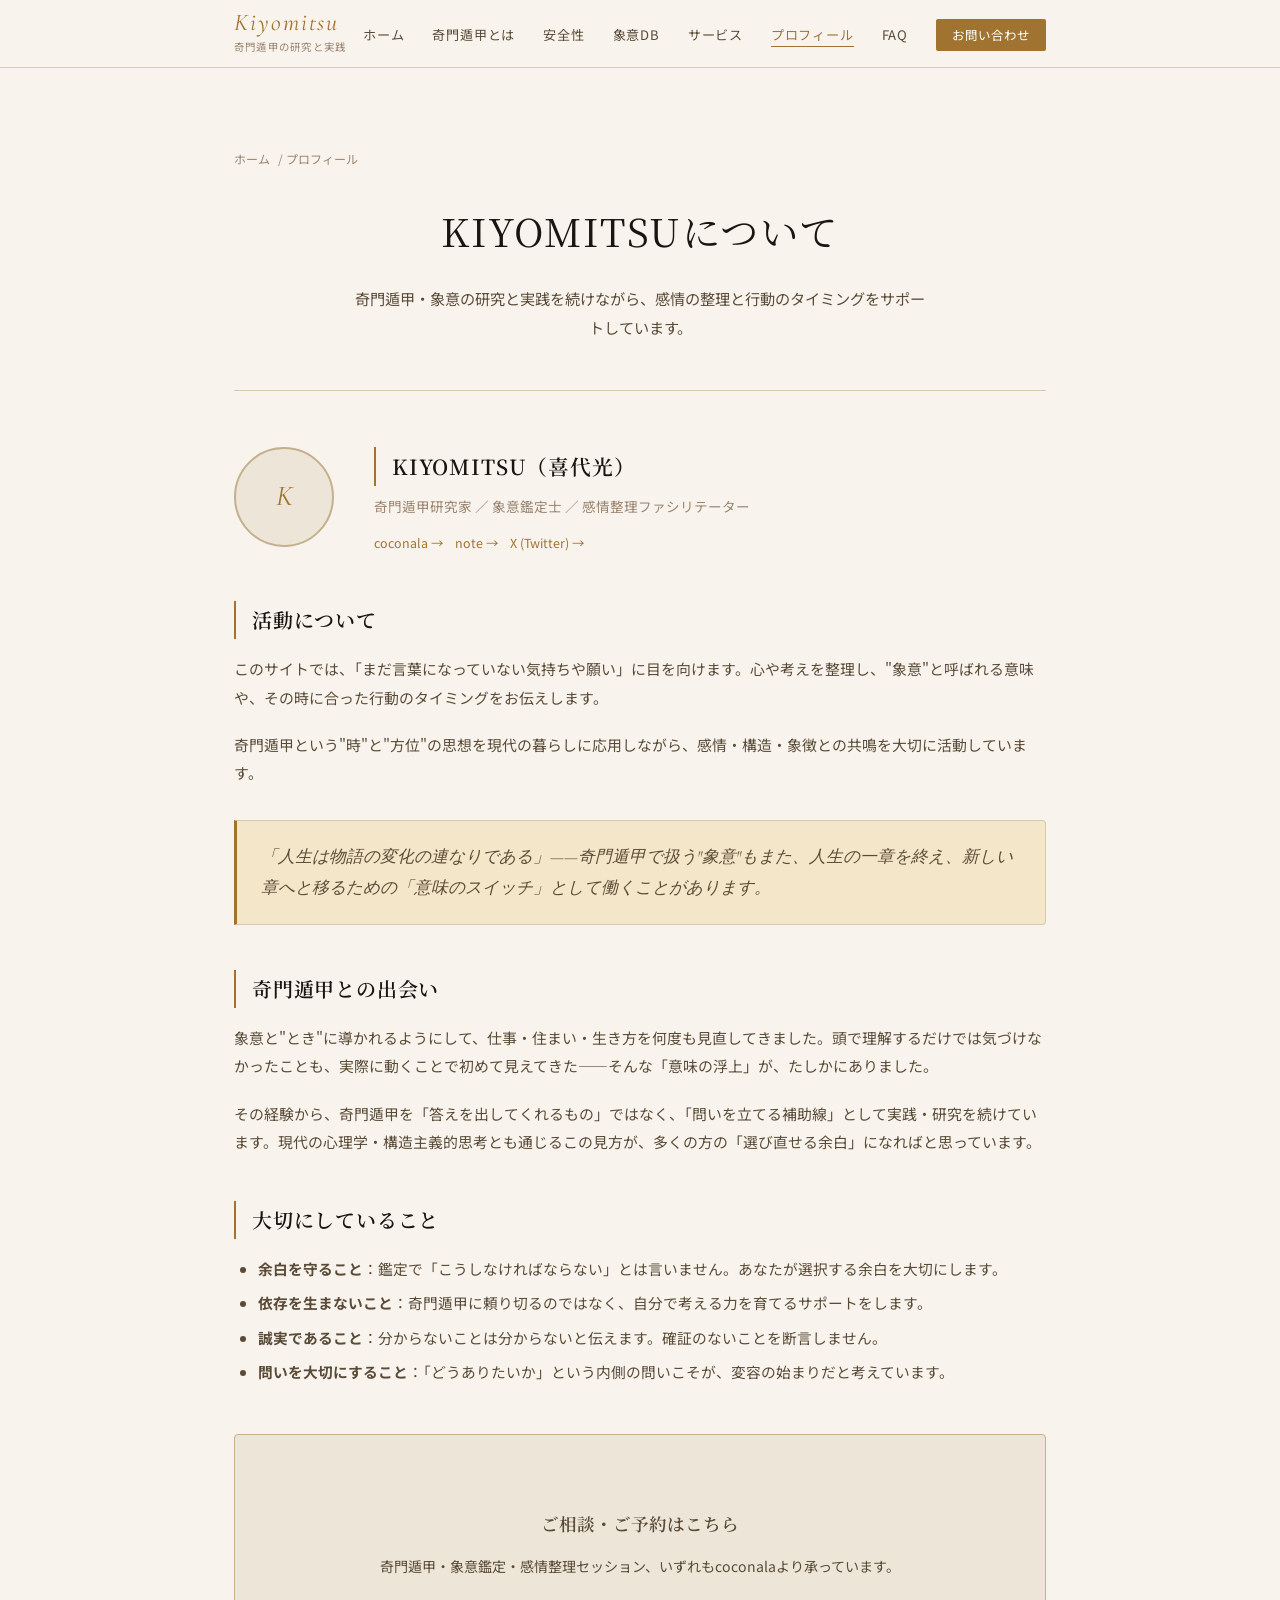
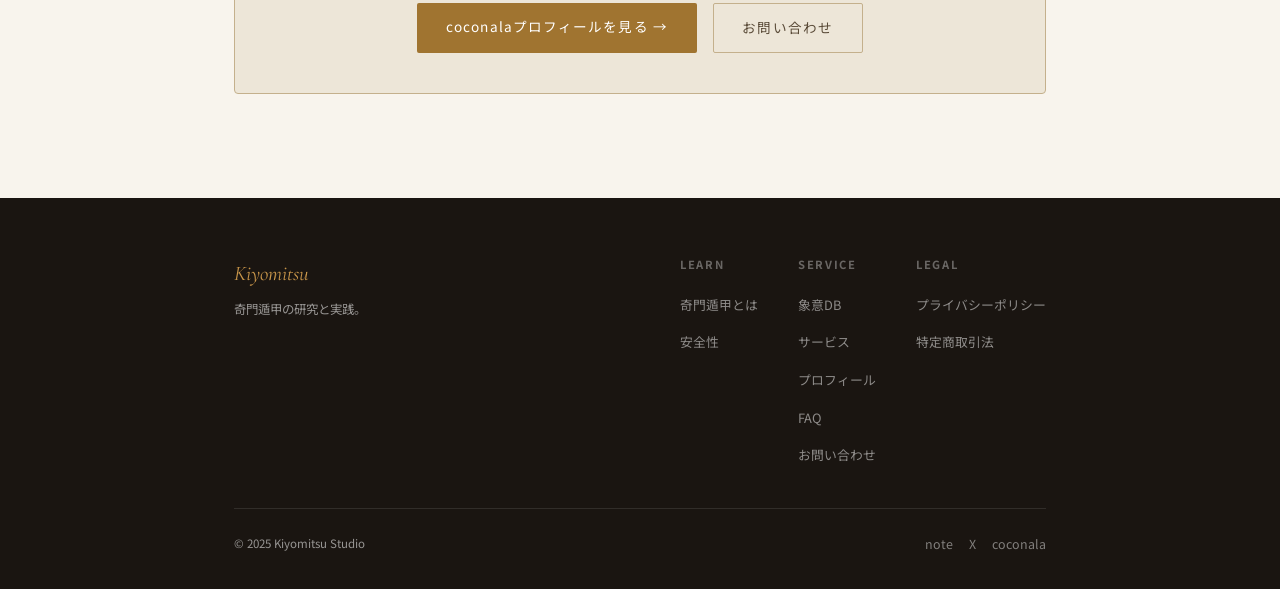
<file: profile.html>
<!DOCTYPE html>
<html lang="ja">
<head>
  <meta charset="UTF-8">
  <meta name="viewport" content="width=device-width, initial-scale=1.0">
  <title>プロフィール | KIYOMITSU 奇門遁甲研究家</title>
  <meta name="description" content="KIYOMITSU（喜代光）のプロフィール。奇門遁甲・象意の研究と実践を続ける鑑定師。感情整理セッションと奇門遁甲鑑定を提供しています。">
  <link rel="canonical" href="https://kiyomitsu.jp/profile">
  <link rel="stylesheet" href="style.css">
</head>
<body>

<nav class="site-nav">
  <div class="nav-inner">
    <a href="index.html" class="nav-logo">
      <span class="brand">Kiyomitsu</span>
      <span class="tagline">奇門遁甲の研究と実践</span>
    </a>
    <button class="nav-toggle" id="navToggle" aria-label="メニューを開く">
      <span></span><span></span><span></span>
    </button>
    <ul class="nav-links" id="navLinks">
      <li><a href="index.html">ホーム</a></li>
      <li><a href="kimon-theory.html">奇門遁甲とは</a></li>
      <li><a href="trust.html">安全性</a></li>
      <li><a href="shoui-db.html">象意DB</a></li>
      <li><a href="service.html">サービス</a></li>
      <li><a href="profile.html" class="active">プロフィール</a></li>
      <li><a href="faq.html">FAQ</a></li>
      <li><a href="contact.html" class="cta-link">お問い合わせ</a></li>
    </ul>
  </div>
</nav>

<main>
  <div class="container">
    <div class="article-header">
      <div class="breadcrumb"><a href="index.html">ホーム</a><span>プロフィール</span></div>
      <h1>KIYOMITSUについて</h1>
      <p class="lead">奇門遁甲・象意の研究と実践を続けながら、感情の整理と行動のタイミングをサポートしています。</p>
    </div>

    <div class="article-body">
      <div class="profile-intro">
        <div class="profile-avatar">K</div>
        <div>
          <h2 style="margin-top:0;margin-bottom:.5rem;font-family:var(--font-jp);font-size:1.3rem;font-weight:600;">KIYOMITSU（喜代光）</h2>
          <p style="font-size:.85rem;color:var(--text-3);margin-bottom:.75rem;">奇門遁甲研究家 ／ 象意鑑定士 ／ 感情整理ファシリテーター</p>
          <div style="display:flex;gap:.75rem;flex-wrap:wrap;">
            <a href="https://coconala.com/users/109941" target="_blank" rel="noopener" style="font-size:.78rem;color:var(--gold);text-decoration:none;border-bottom:1px solid transparent;transition:border-color .2s;" onmouseover="this.style.borderBottomColor='var(--gold)'" onmouseout="this.style.borderBottomColor='transparent'">coconala →</a>
            <a href="https://note.com/kiyomitsu369" target="_blank" rel="noopener" style="font-size:.78rem;color:var(--gold);text-decoration:none;border-bottom:1px solid transparent;transition:border-color .2s;" onmouseover="this.style.borderBottomColor='var(--gold)'" onmouseout="this.style.borderBottomColor='transparent'">note →</a>
            <a href="https://x.com/kiyomitsu369" target="_blank" rel="noopener" style="font-size:.78rem;color:var(--gold);text-decoration:none;border-bottom:1px solid transparent;transition:border-color .2s;" onmouseover="this.style.borderBottomColor='var(--gold)'" onmouseout="this.style.borderBottomColor='transparent'">X (Twitter) →</a>
          </div>
        </div>
      </div>

      <h2>活動について</h2>
      <p>このサイトでは、「まだ言葉になっていない気持ちや願い」に目を向けます。心や考えを整理し、"象意"と呼ばれる意味や、その時に合った行動のタイミングをお伝えします。</p>
      <p>奇門遁甲という"時"と"方位"の思想を現代の暮らしに応用しながら、感情・構造・象徴との共鳴を大切に活動しています。</p>

      <div class="article-pullquote">
        「人生は物語の変化の連なりである」——奇門遁甲で扱う"象意"もまた、人生の一章を終え、新しい章へと移るための「意味のスイッチ」として働くことがあります。
      </div>

      <h2>奇門遁甲との出会い</h2>
      <p>象意と"とき"に導かれるようにして、仕事・住まい・生き方を何度も見直してきました。頭で理解するだけでは気づけなかったことも、実際に動くことで初めて見えてきた——そんな「意味の浮上」が、たしかにありました。</p>
      <p>その経験から、奇門遁甲を「答えを出してくれるもの」ではなく、「問いを立てる補助線」として実践・研究を続けています。現代の心理学・構造主義的思考とも通じるこの見方が、多くの方の「選び直せる余白」になればと思っています。</p>

      <h2>大切にしていること</h2>
      <ul>
        <li><strong>余白を守ること</strong>：鑑定で「こうしなければならない」とは言いません。あなたが選択する余白を大切にします。</li>
        <li><strong>依存を生まないこと</strong>：奇門遁甲に頼り切るのではなく、自分で考える力を育てるサポートをします。</li>
        <li><strong>誠実であること</strong>：分からないことは分からないと伝えます。確証のないことを断言しません。</li>
        <li><strong>問いを大切にすること</strong>：「どうありたいか」という内側の問いこそが、変容の始まりだと考えています。</li>
      </ul>

      <div class="cta-block">
        <h3>ご相談・ご予約はこちら</h3>
        <p>奇門遁甲・象意鑑定・感情整理セッション、いずれもcoconalaより承っています。</p>
        <div class="btn-group">
          <a href="https://coconala.com/users/109941" target="_blank" rel="noopener" class="btn btn-primary">coconalaプロフィールを見る →</a>
          <a href="contact.html" class="btn btn-secondary">お問い合わせ</a>
        </div>
      </div>
    </div>
  </div>
</main>

<footer class="site-footer">
  <div class="footer-inner">
    <div class="footer-top">
      <div class="footer-brand"><span class="brand">Kiyomitsu</span><p>奇門遁甲の研究と実践。</p></div>
      <div class="footer-links">
        <div class="footer-links-group"><h4>Learn</h4><ul><li><a href="kimon-theory.html">奇門遁甲とは</a></li><li><a href="trust.html">安全性</a></li></ul></div>
        <div class="footer-links-group"><h4>Service</h4><ul><li><a href="shoui-db.html">象意DB</a></li>
      <li><a href="service.html">サービス</a></li><li><a href="profile.html">プロフィール</a></li><li><a href="faq.html">FAQ</a></li><li><a href="contact.html">お問い合わせ</a></li></ul></div>
        <div class="footer-links-group"><h4>Legal</h4><ul><li><a href="privacy.html">プライバシーポリシー</a></li><li><a href="legal.html">特定商取引法</a></li></ul></div>
      </div>
    </div>
    <div class="footer-bottom"><span>© 2025 Kiyomitsu Studio</span><div class="footer-social"><a href="https://note.com/kiyomitsu369" target="_blank" rel="noopener">note</a><a href="https://x.com/kiyomitsu369" target="_blank" rel="noopener">X</a><a href="https://coconala.com/users/109941" target="_blank" rel="noopener">coconala</a></div></div>
  </div>
</footer>
<script>document.getElementById('navToggle').addEventListener('click',()=>document.getElementById('navLinks').classList.toggle('open'));</script>
</body>
</html>
</file>
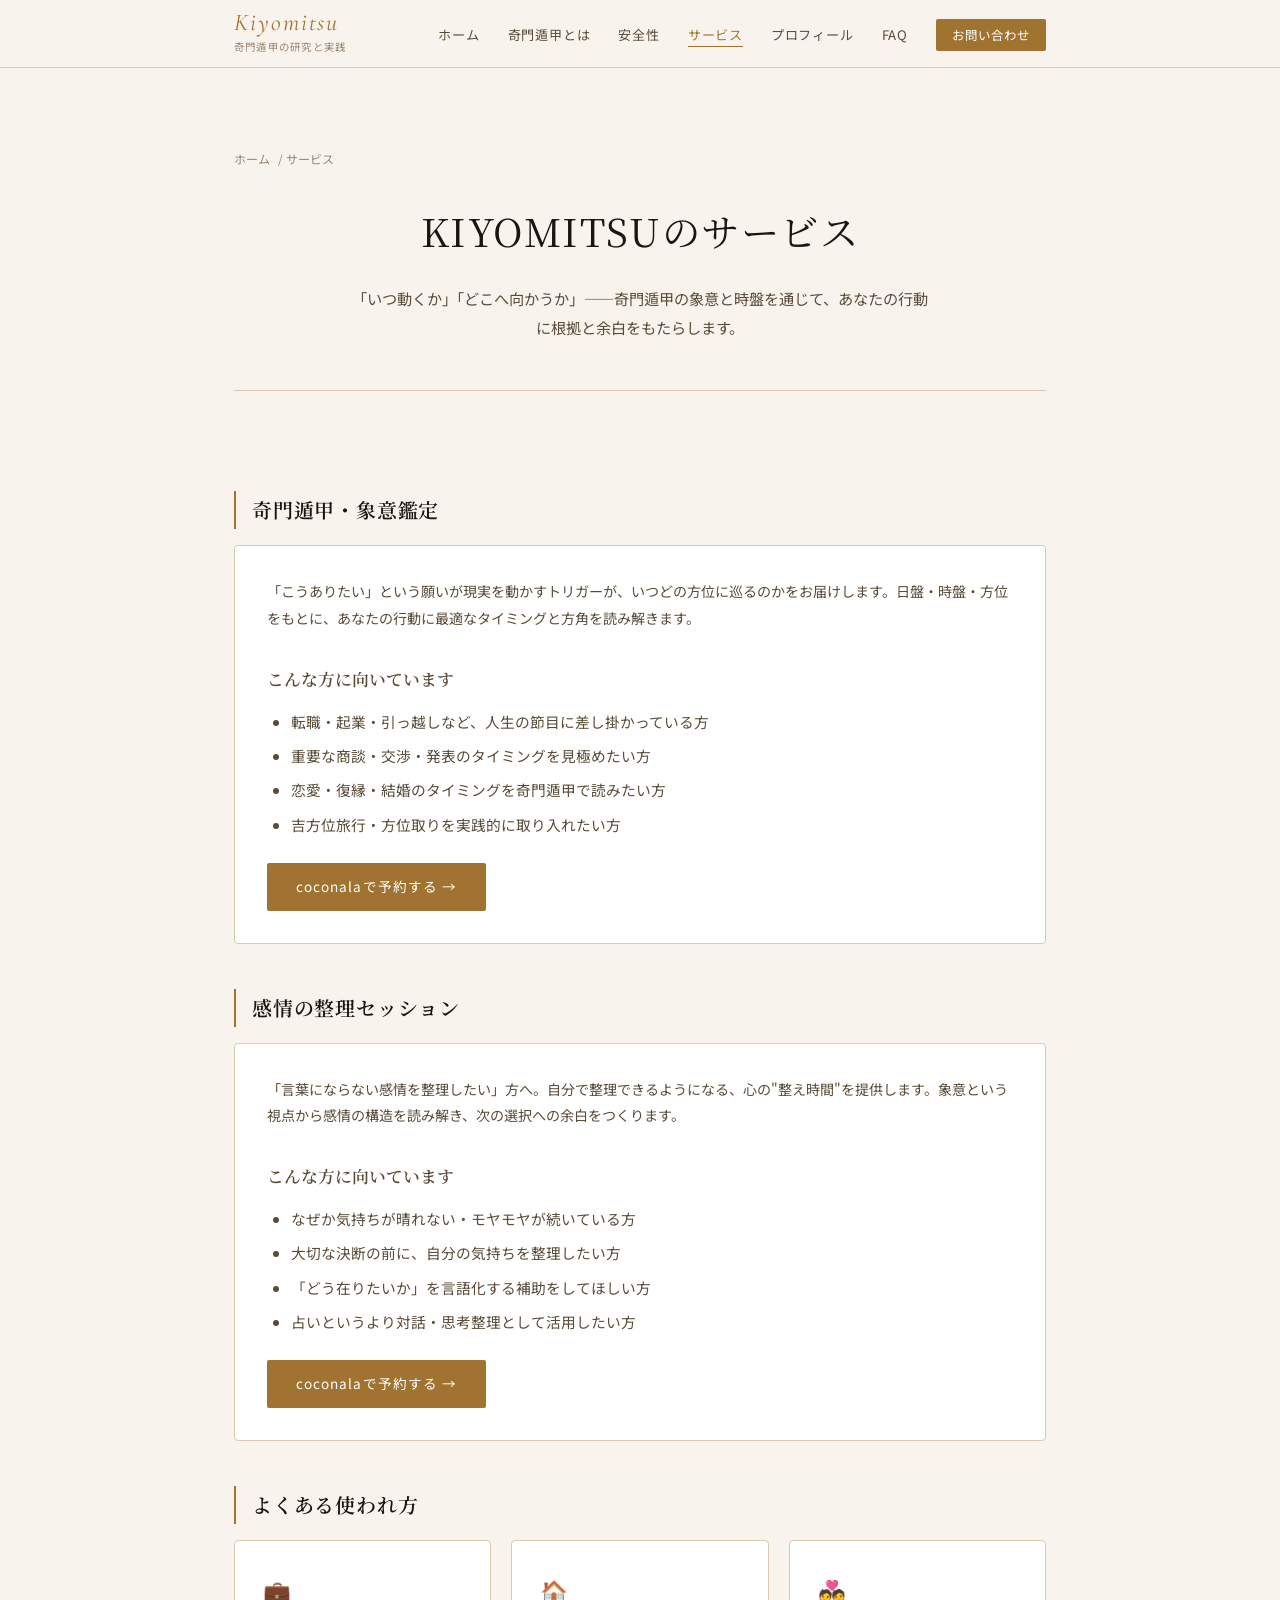
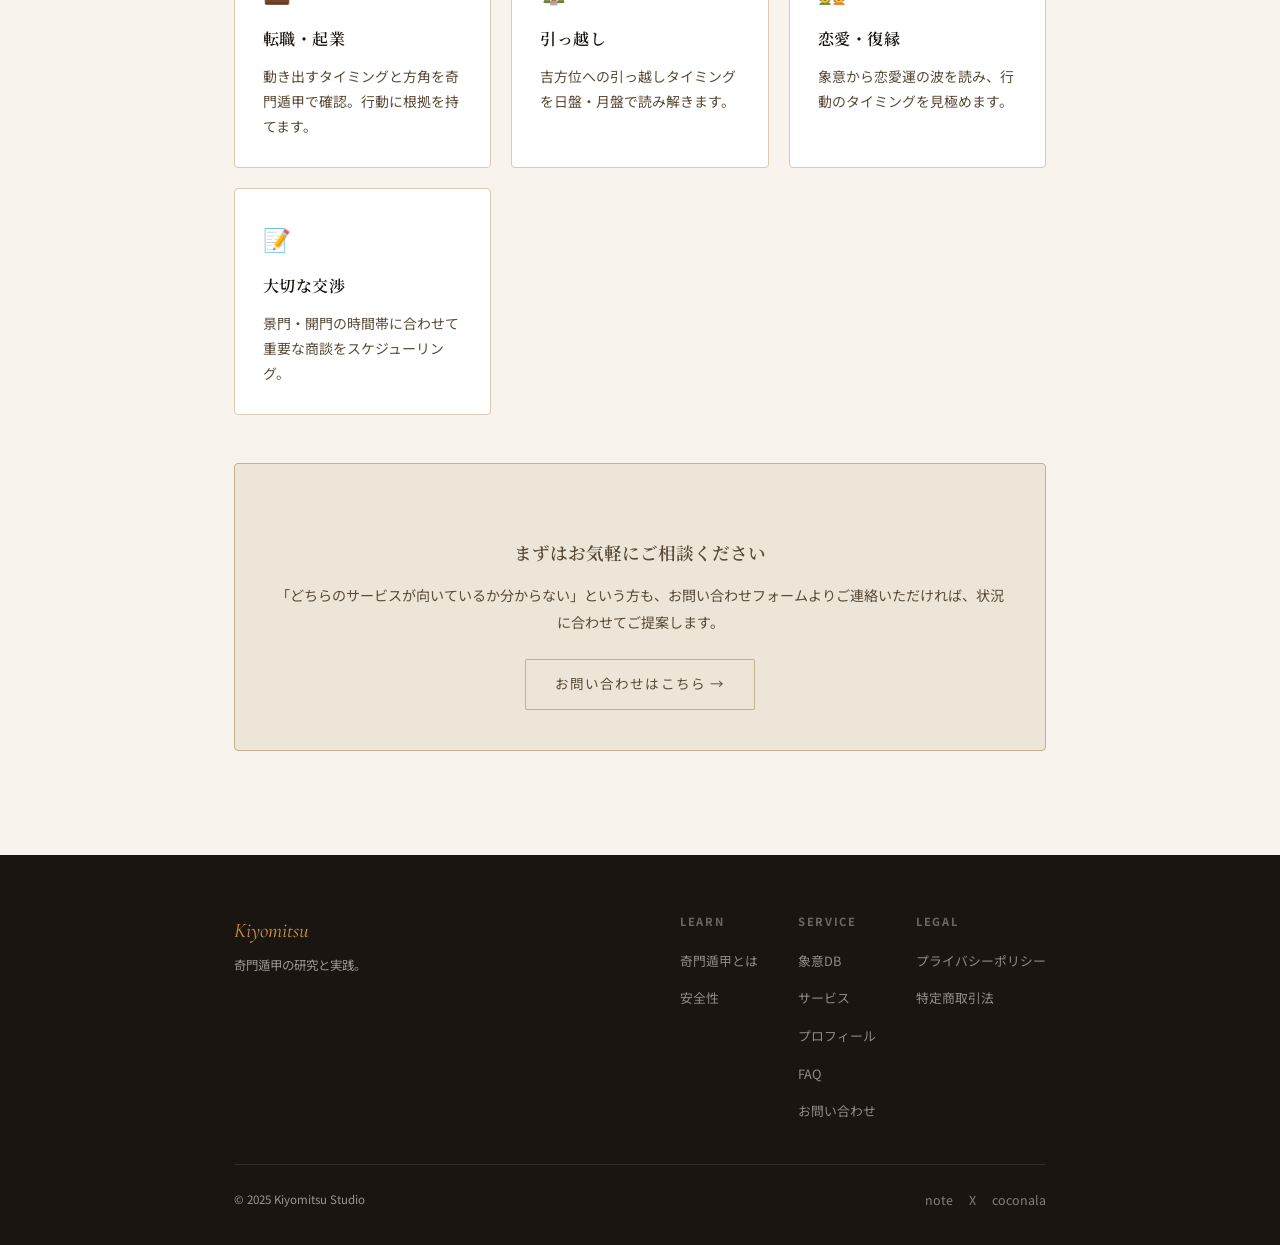
<file: service.html>
<!DOCTYPE html>
<html lang="ja">
<head>
  <meta charset="UTF-8">
  <meta name="viewport" content="width=device-width, initial-scale=1.0">
  <title>サービス一覧｜奇門遁甲・象意鑑定・感情整理セッション | KIYOMITSU</title>
  <meta name="description" content="KIYOMITSUのサービス一覧。奇門遁甲・象意鑑定（ coconala）と感情の整理セッションをご用意。転職・引越し・起業・恋愛など人生の転機にご活用ください。">
  <link rel="canonical" href="https://kiyomitsu.jp/service">
  <link rel="stylesheet" href="style.css">
</head>
<body>

<nav class="site-nav">
  <div class="nav-inner">
    <a href="index.html" class="nav-logo">
      <span class="brand">Kiyomitsu</span>
      <span class="tagline">奇門遁甲の研究と実践</span>
    </a>
    <button class="nav-toggle" id="navToggle" aria-label="メニューを開く">
      <span></span><span></span><span></span>
    </button>
    <ul class="nav-links" id="navLinks">
      <li><a href="index.html">ホーム</a></li>
      <li><a href="kimon-theory.html">奇門遁甲とは</a></li>
      <li><a href="trust.html">安全性</a></li>
      <li><a href="service.html" class="active">サービス</a></li>
      <li><a href="profile.html">プロフィール</a></li>
      <li><a href="faq.html">FAQ</a></li>
      <li><a href="contact.html" class="cta-link">お問い合わせ</a></li>
    </ul>
  </div>
</nav>

<main>
  <div class="container">
    <div class="article-header">
      <div class="breadcrumb"><a href="index.html">ホーム</a><span>サービス</span></div>
      <h1>KIYOMITSUのサービス</h1>
      <p class="lead">「いつ動くか」「どこへ向かうか」——奇門遁甲の象意と時盤を通じて、あなたの行動に根拠と余白をもたらします。</p>
    </div>

    <div class="article-body">

      <h2>奇門遁甲・象意鑑定</h2>
      <div class="service-card">
        <div>
          <p style="font-size:.88rem;color:var(--text-2);margin-bottom:1rem;">「こうありたい」という願いが現実を動かすトリガーが、いつどの方位に巡るのかをお届けします。日盤・時盤・方位をもとに、あなたの行動に最適なタイミングと方角を読み解きます。</p>
          <h3>こんな方に向いています</h3>
          <ul>
            <li>転職・起業・引っ越しなど、人生の節目に差し掛かっている方</li>
            <li>重要な商談・交渉・発表のタイミングを見極めたい方</li>
            <li>恋愛・復縁・結婚のタイミングを奇門遁甲で読みたい方</li>
            <li>吉方位旅行・方位取りを実践的に取り入れたい方</li>
          </ul>
          <div style="margin-top:1.5rem;">
            <a href="https://coconala.com/services/3803253" target="_blank" rel="noopener" class="btn btn-primary">coconalaで予約する →</a>
          </div>
        </div>
      </div>

      <h2>感情の整理セッション</h2>
      <div class="service-card">
        <div>
          <p style="font-size:.88rem;color:var(--text-2);margin-bottom:1rem;">「言葉にならない感情を整理したい」方へ。自分で整理できるようになる、心の"整え時間"を提供します。象意という視点から感情の構造を読み解き、次の選択への余白をつくります。</p>
          <h3>こんな方に向いています</h3>
          <ul>
            <li>なぜか気持ちが晴れない・モヤモヤが続いている方</li>
            <li>大切な決断の前に、自分の気持ちを整理したい方</li>
            <li>「どう在りたいか」を言語化する補助をしてほしい方</li>
            <li>占いというより対話・思考整理として活用したい方</li>
          </ul>
          <div style="margin-top:1.5rem;">
            <a href="https://coconala.com/services/3812404" target="_blank" rel="noopener" class="btn btn-primary">coconalaで予約する →</a>
          </div>
        </div>
      </div>

      <h2>よくある使われ方</h2>
      <div class="card-grid">
        <div class="card"><div class="card-icon">💼</div><div class="card-title">転職・起業</div><div class="card-body">動き出すタイミングと方角を奇門遁甲で確認。行動に根拠を持てます。</div></div>
        <div class="card"><div class="card-icon">🏠</div><div class="card-title">引っ越し</div><div class="card-body">吉方位への引っ越しタイミングを日盤・月盤で読み解きます。</div></div>
        <div class="card"><div class="card-icon">💑</div><div class="card-title">恋愛・復縁</div><div class="card-body">象意から恋愛運の波を読み、行動のタイミングを見極めます。</div></div>
        <div class="card"><div class="card-icon">📝</div><div class="card-title">大切な交渉</div><div class="card-body">景門・開門の時間帯に合わせて重要な商談をスケジューリング。</div></div>
      </div>

      <div class="cta-block">
        <h3>まずはお気軽にご相談ください</h3>
        <p>「どちらのサービスが向いているか分からない」という方も、お問い合わせフォームよりご連絡いただければ、状況に合わせてご提案します。</p>
        <a href="contact.html" class="btn btn-secondary">お問い合わせはこちら →</a>
      </div>
    </div>
  </div>
</main>

<footer class="site-footer">
  <div class="footer-inner">
    <div class="footer-top">
      <div class="footer-brand"><span class="brand">Kiyomitsu</span><p>奇門遁甲の研究と実践。</p></div>
      <div class="footer-links">
        <div class="footer-links-group"><h4>Learn</h4><ul><li><a href="kimon-theory.html">奇門遁甲とは</a></li><li><a href="trust.html">安全性</a></li></ul></div>
        <div class="footer-links-group"><h4>Service</h4><ul><li><a href="shoui-db.html">象意DB</a></li>
      <li><a href="service.html">サービス</a></li><li><a href="profile.html">プロフィール</a></li><li><a href="faq.html">FAQ</a></li><li><a href="contact.html">お問い合わせ</a></li></ul></div>
        <div class="footer-links-group"><h4>Legal</h4><ul><li><a href="privacy.html">プライバシーポリシー</a></li><li><a href="legal.html">特定商取引法</a></li></ul></div>
      </div>
    </div>
    <div class="footer-bottom"><span>© 2025 Kiyomitsu Studio</span><div class="footer-social"><a href="https://note.com/kiyomitsu369" target="_blank" rel="noopener">note</a><a href="https://x.com/kiyomitsu369" target="_blank" rel="noopener">X</a><a href="https://coconala.com/users/109941" target="_blank" rel="noopener">coconala</a></div></div>
  </div>
</footer>
<script>document.getElementById('navToggle').addEventListener('click',()=>document.getElementById('navLinks').classList.toggle('open'));</script>
</body>
</html>
</file>
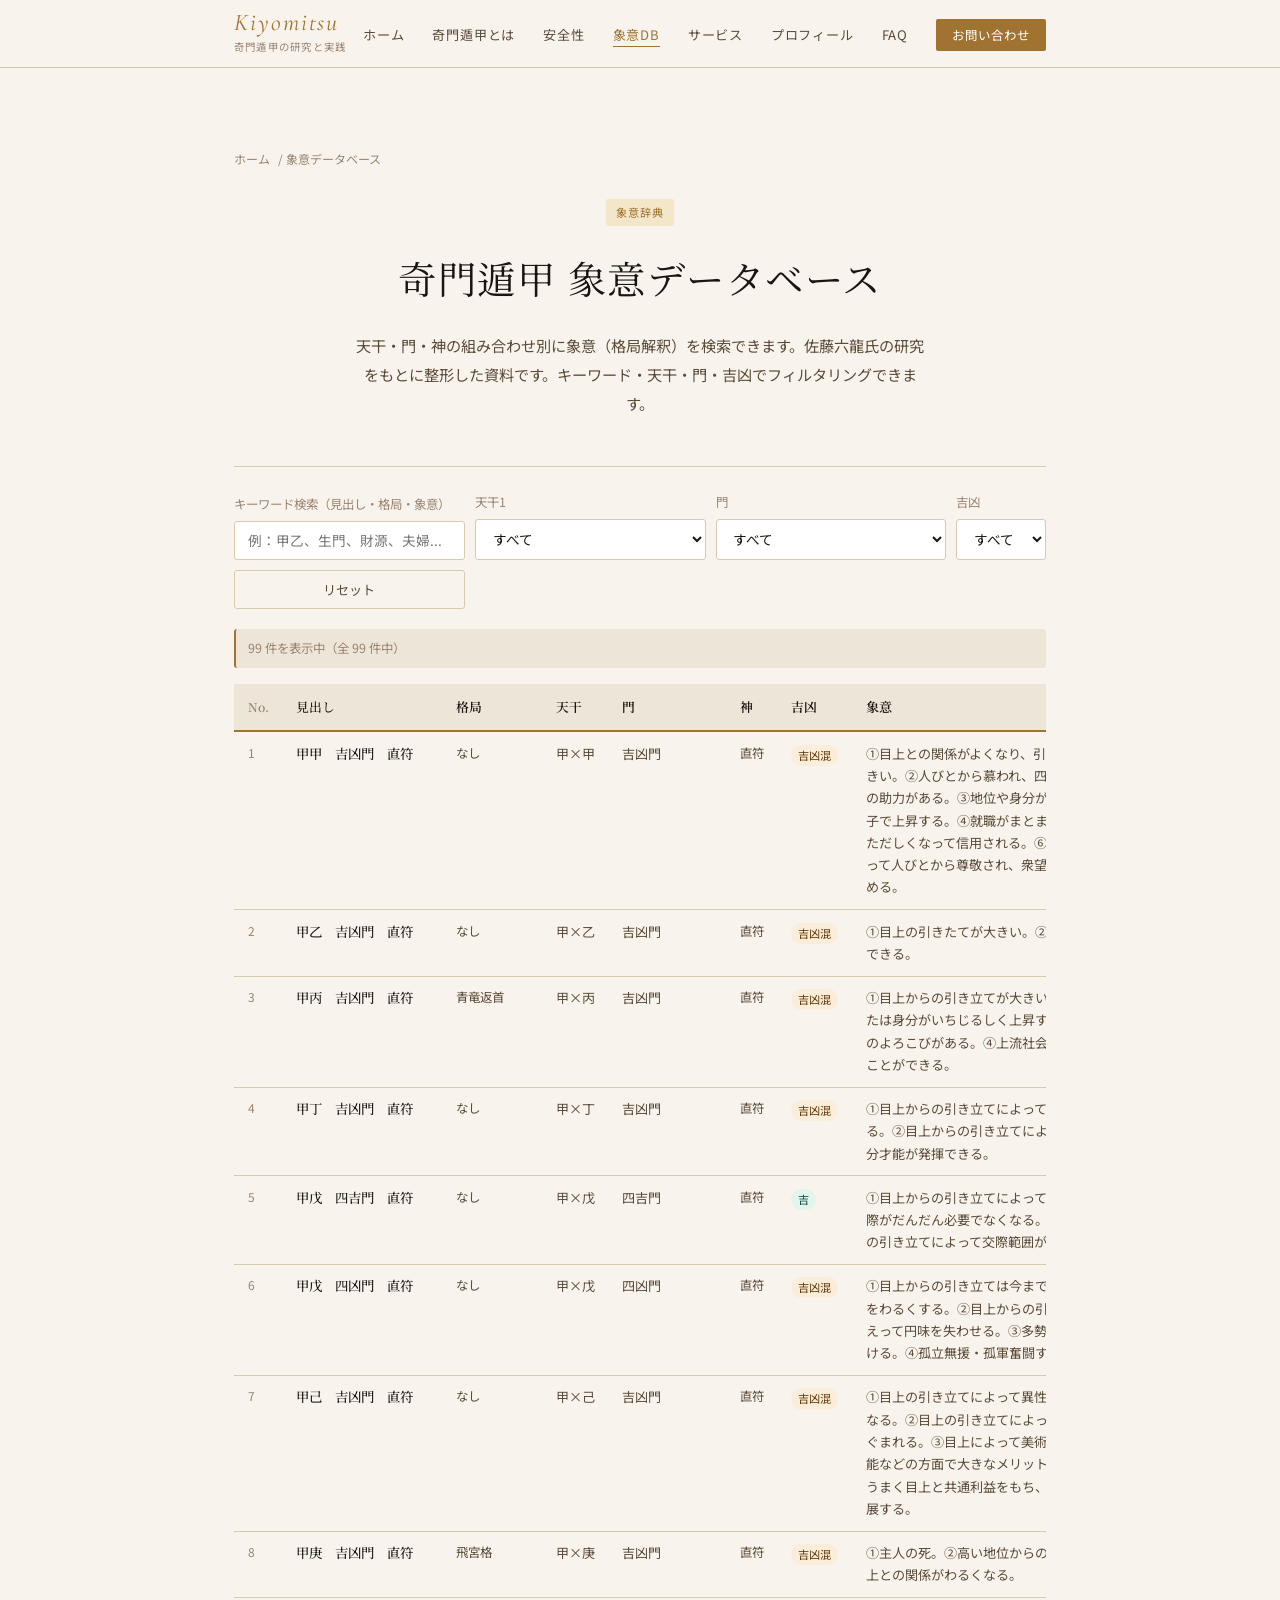
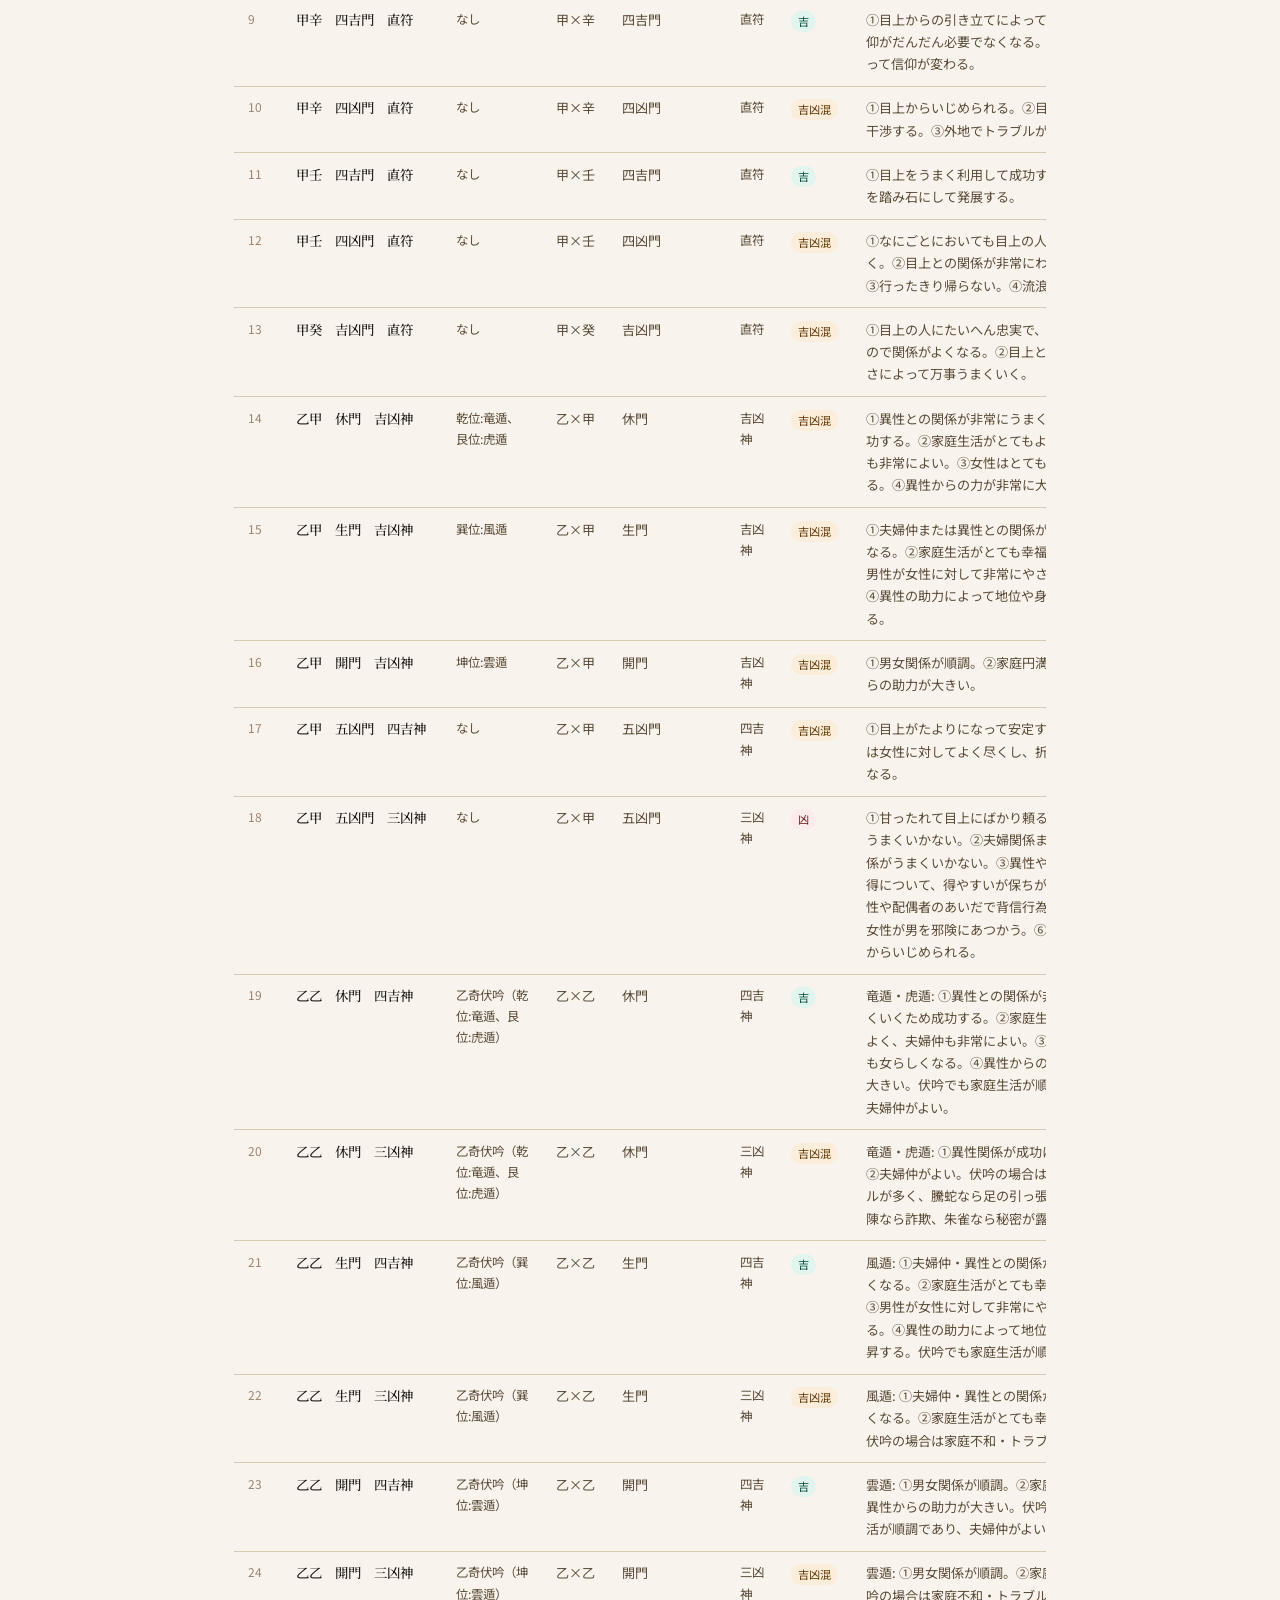
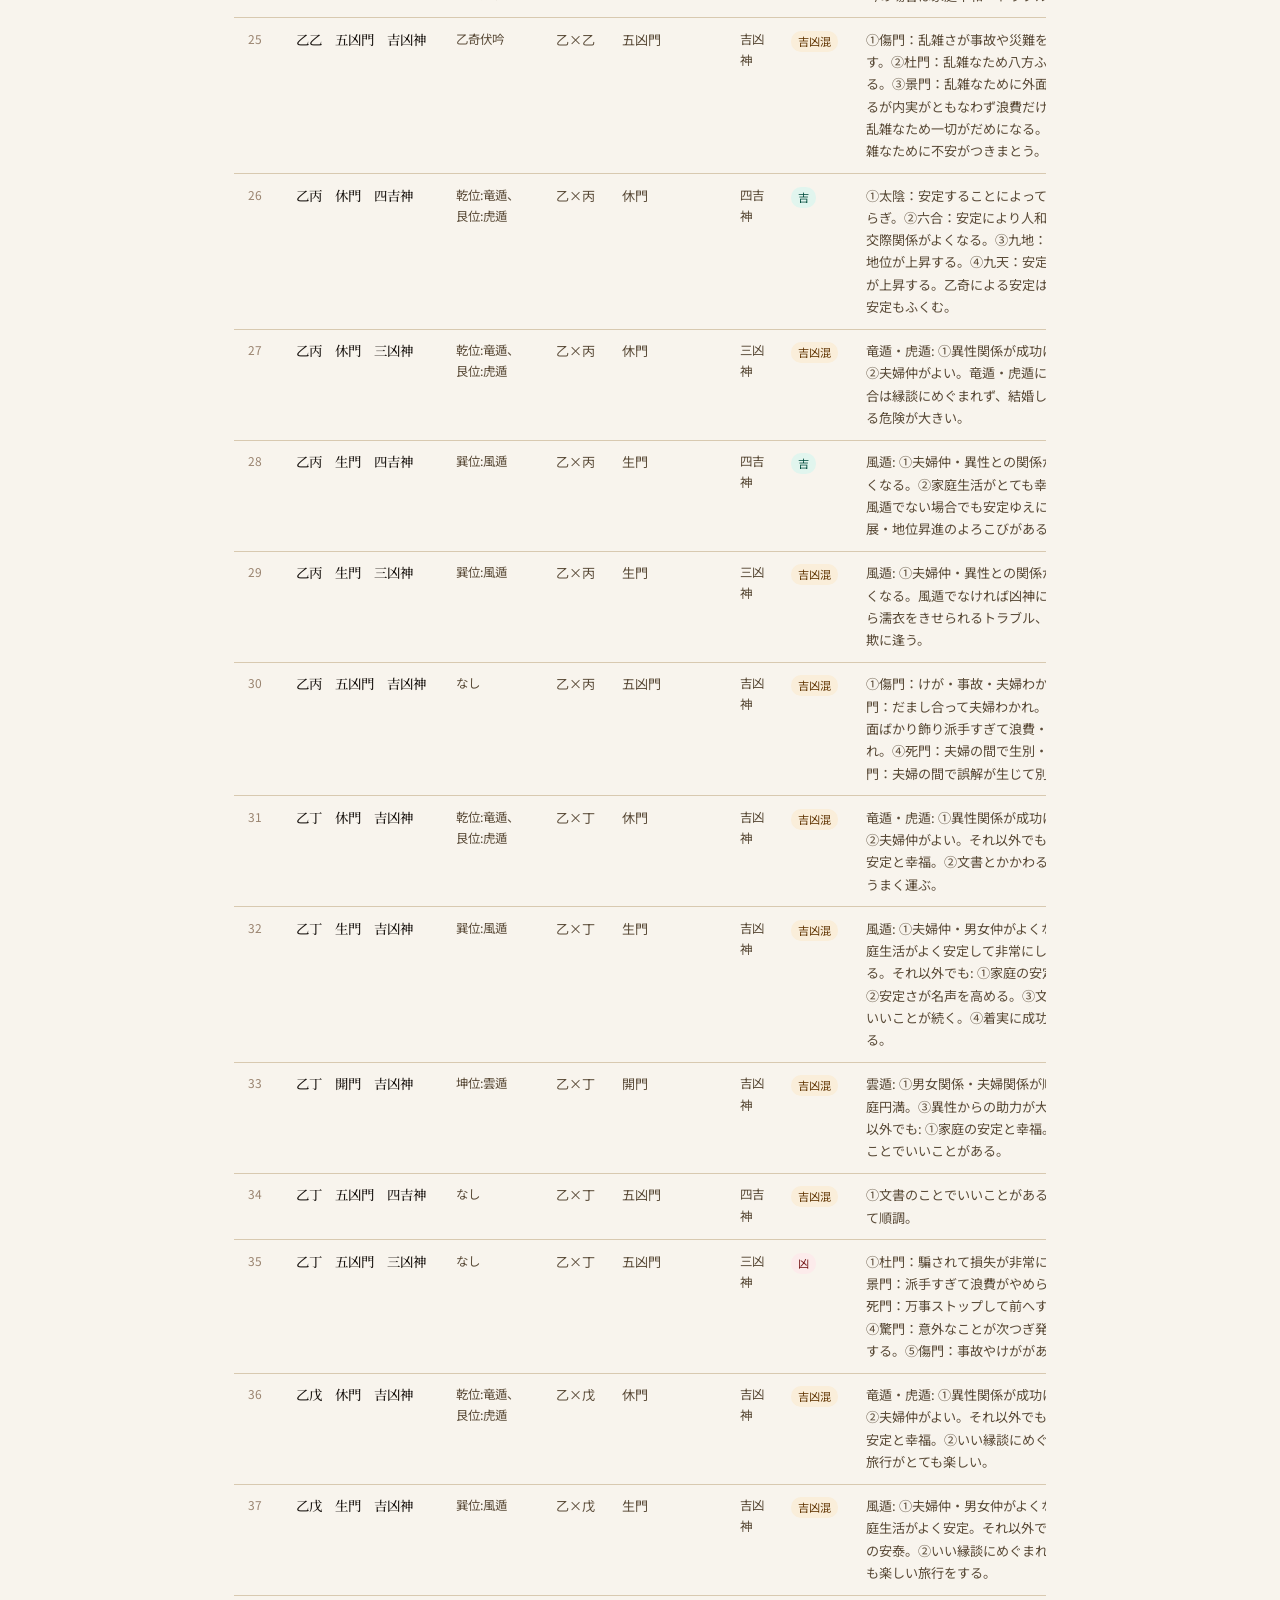
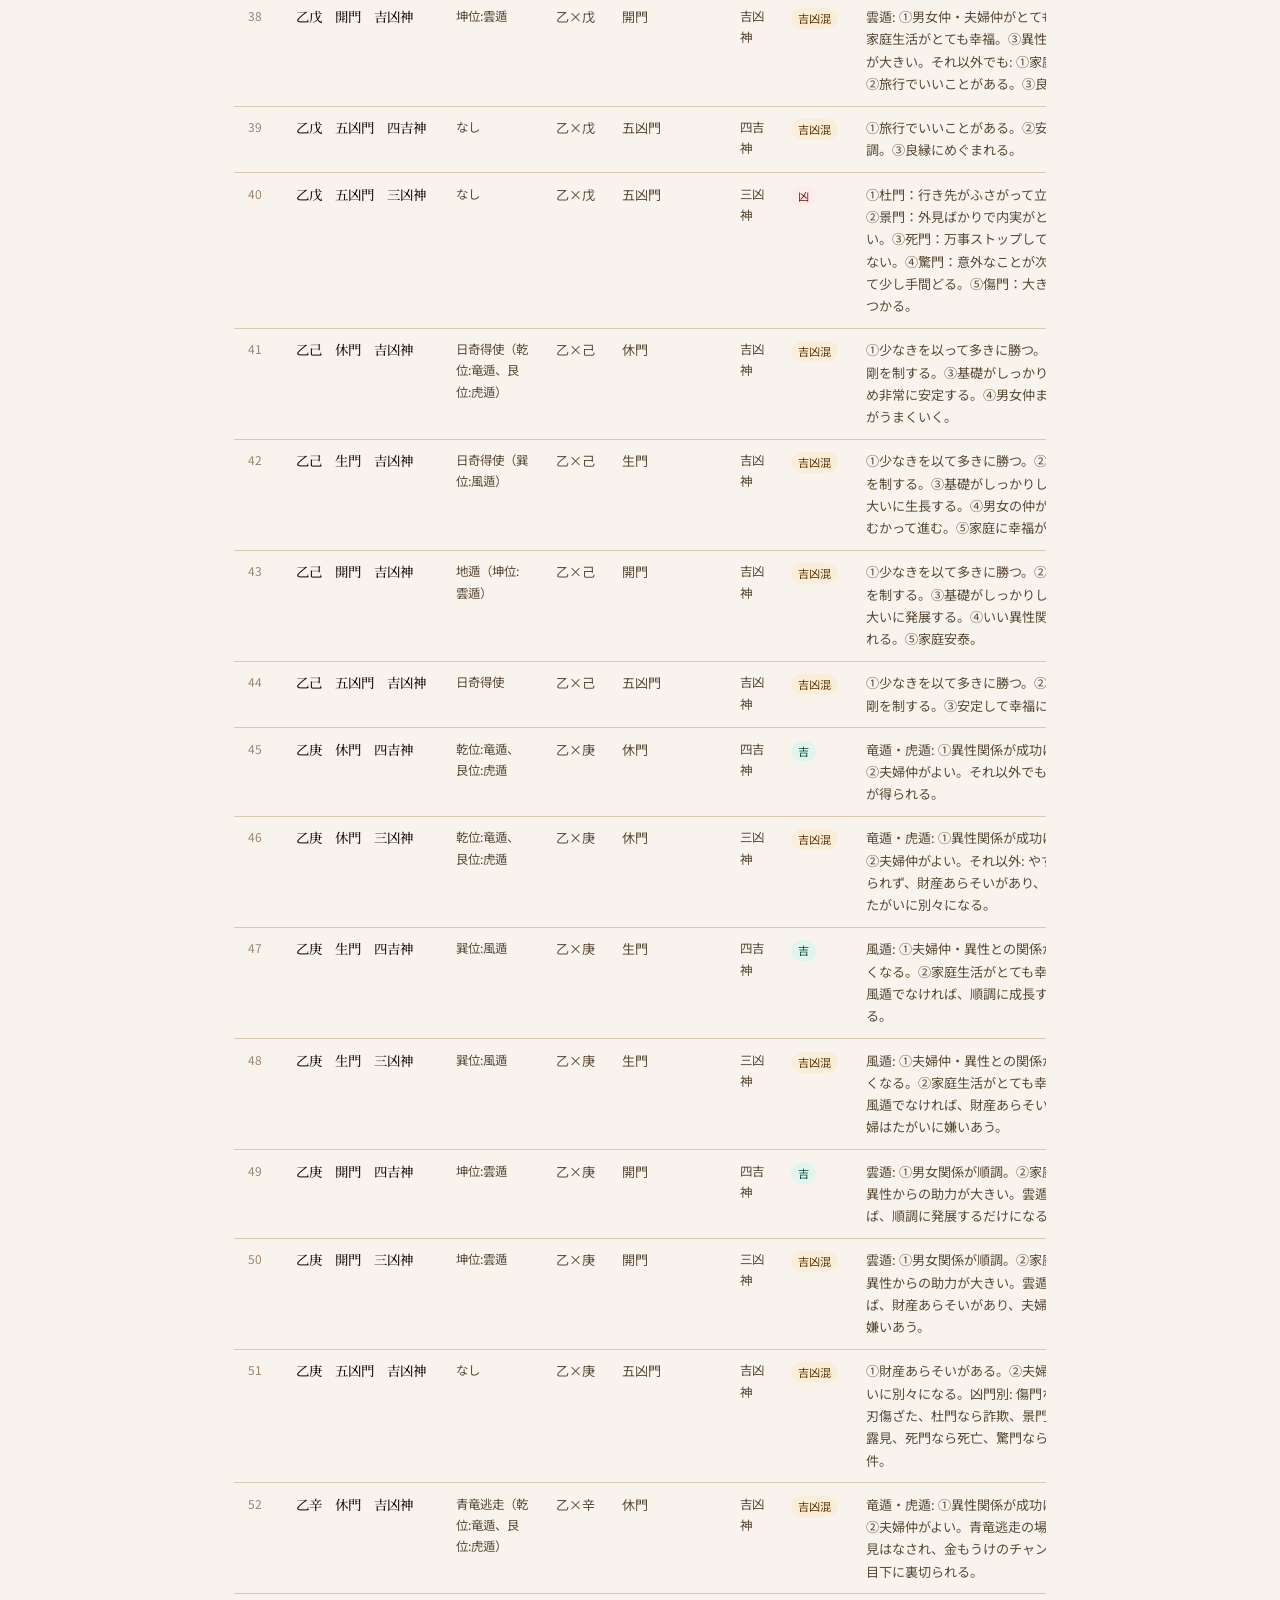
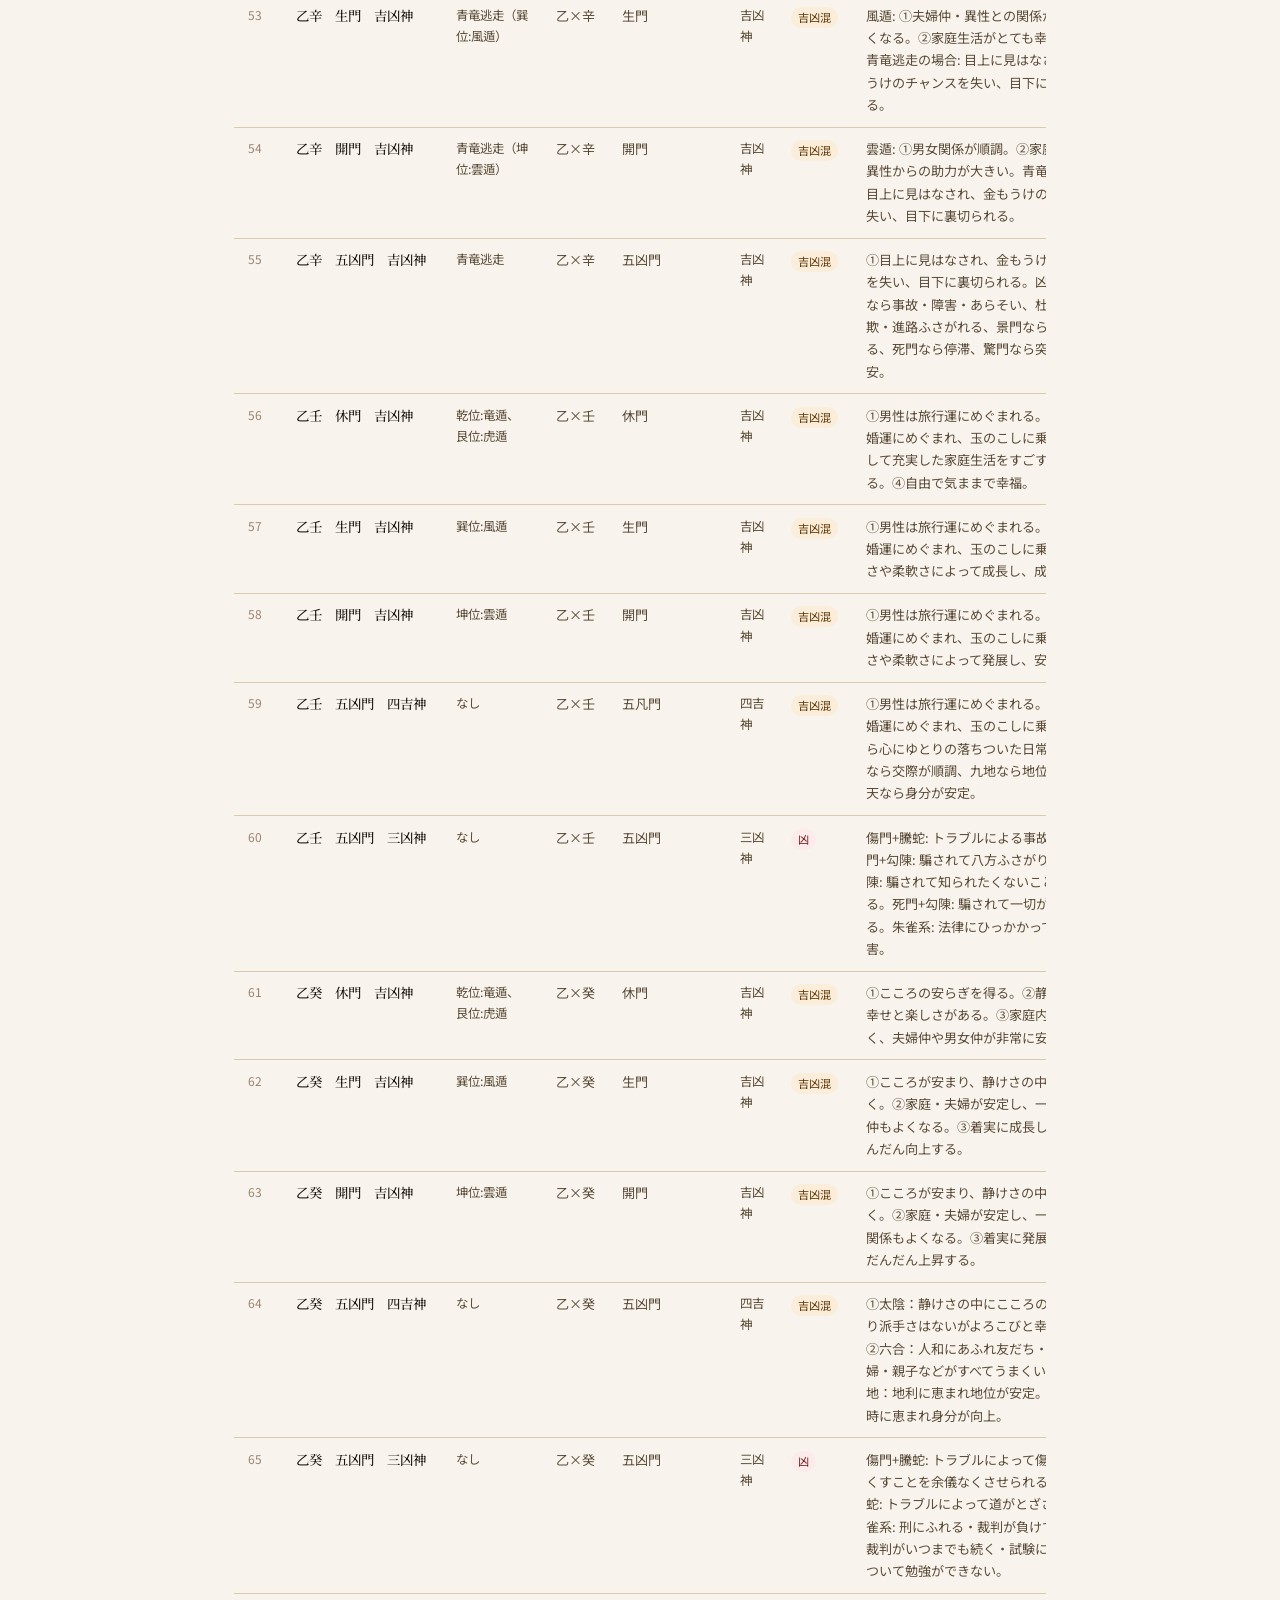
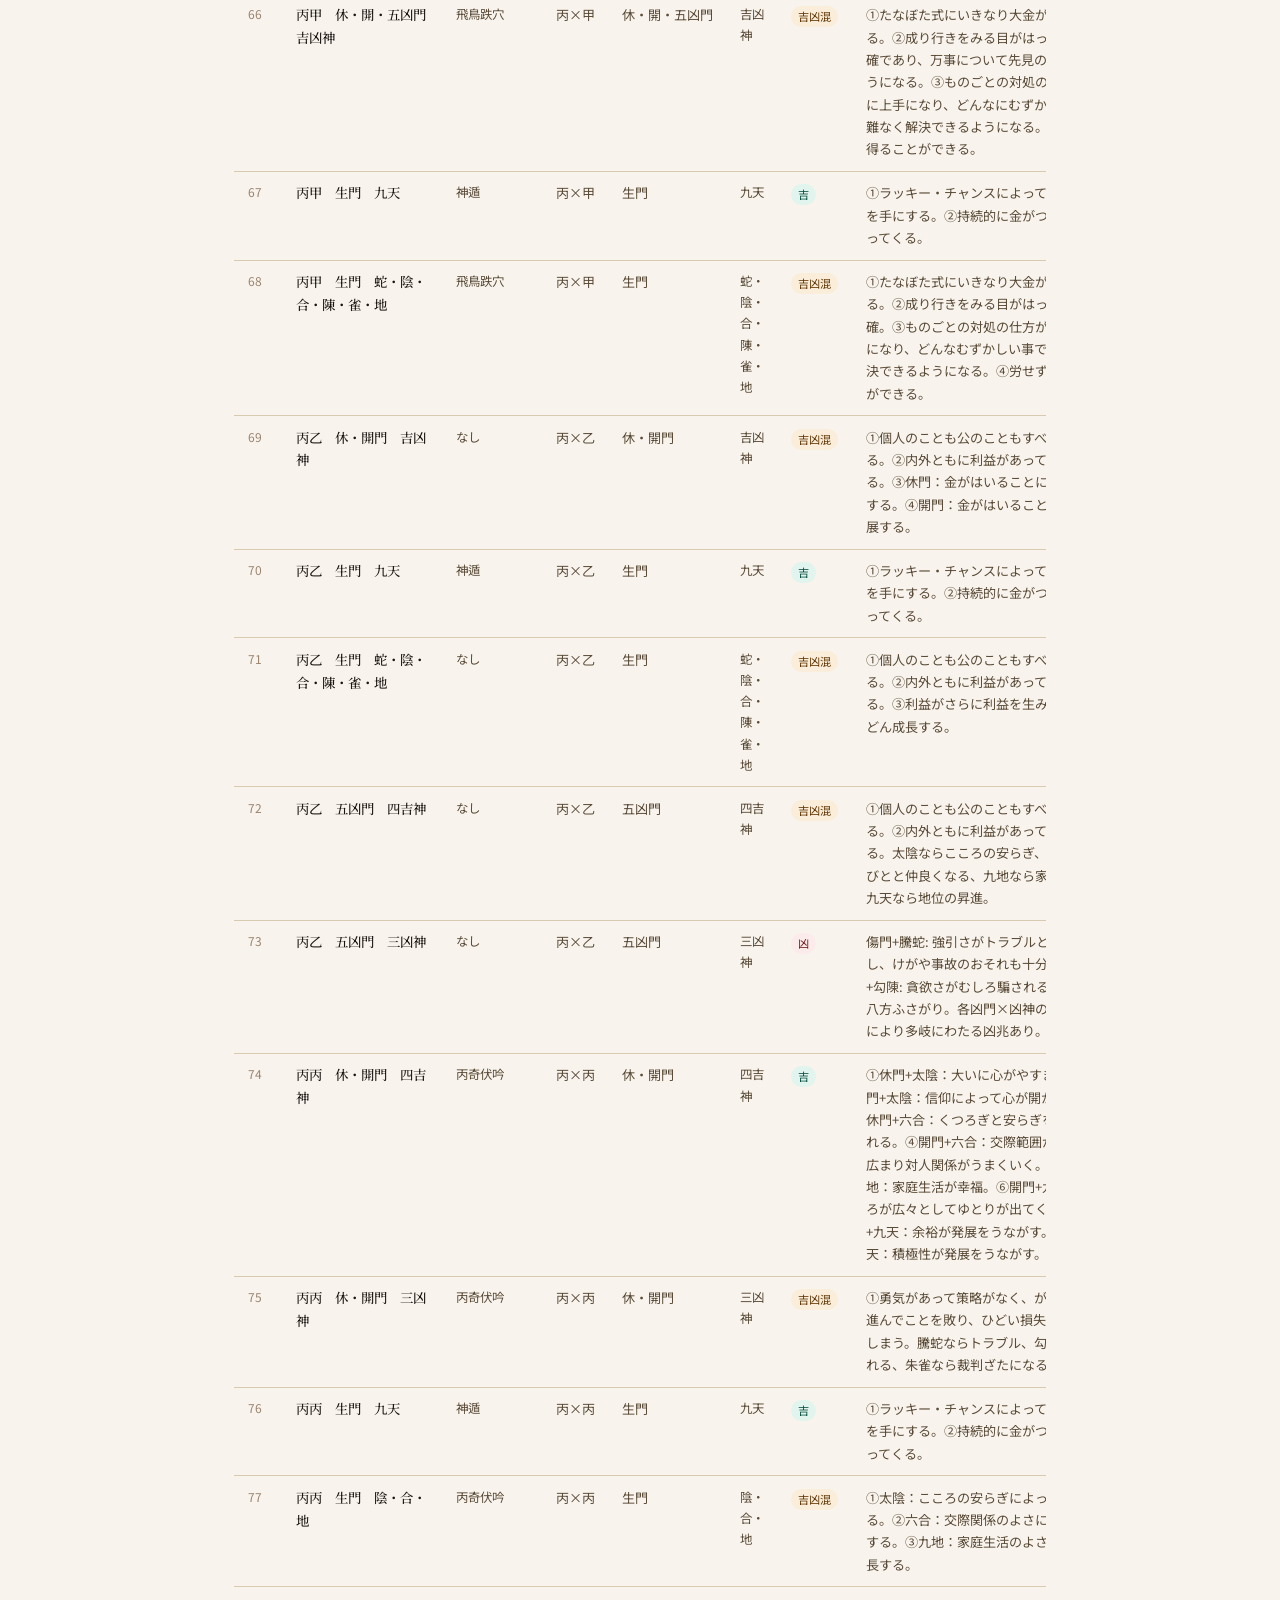
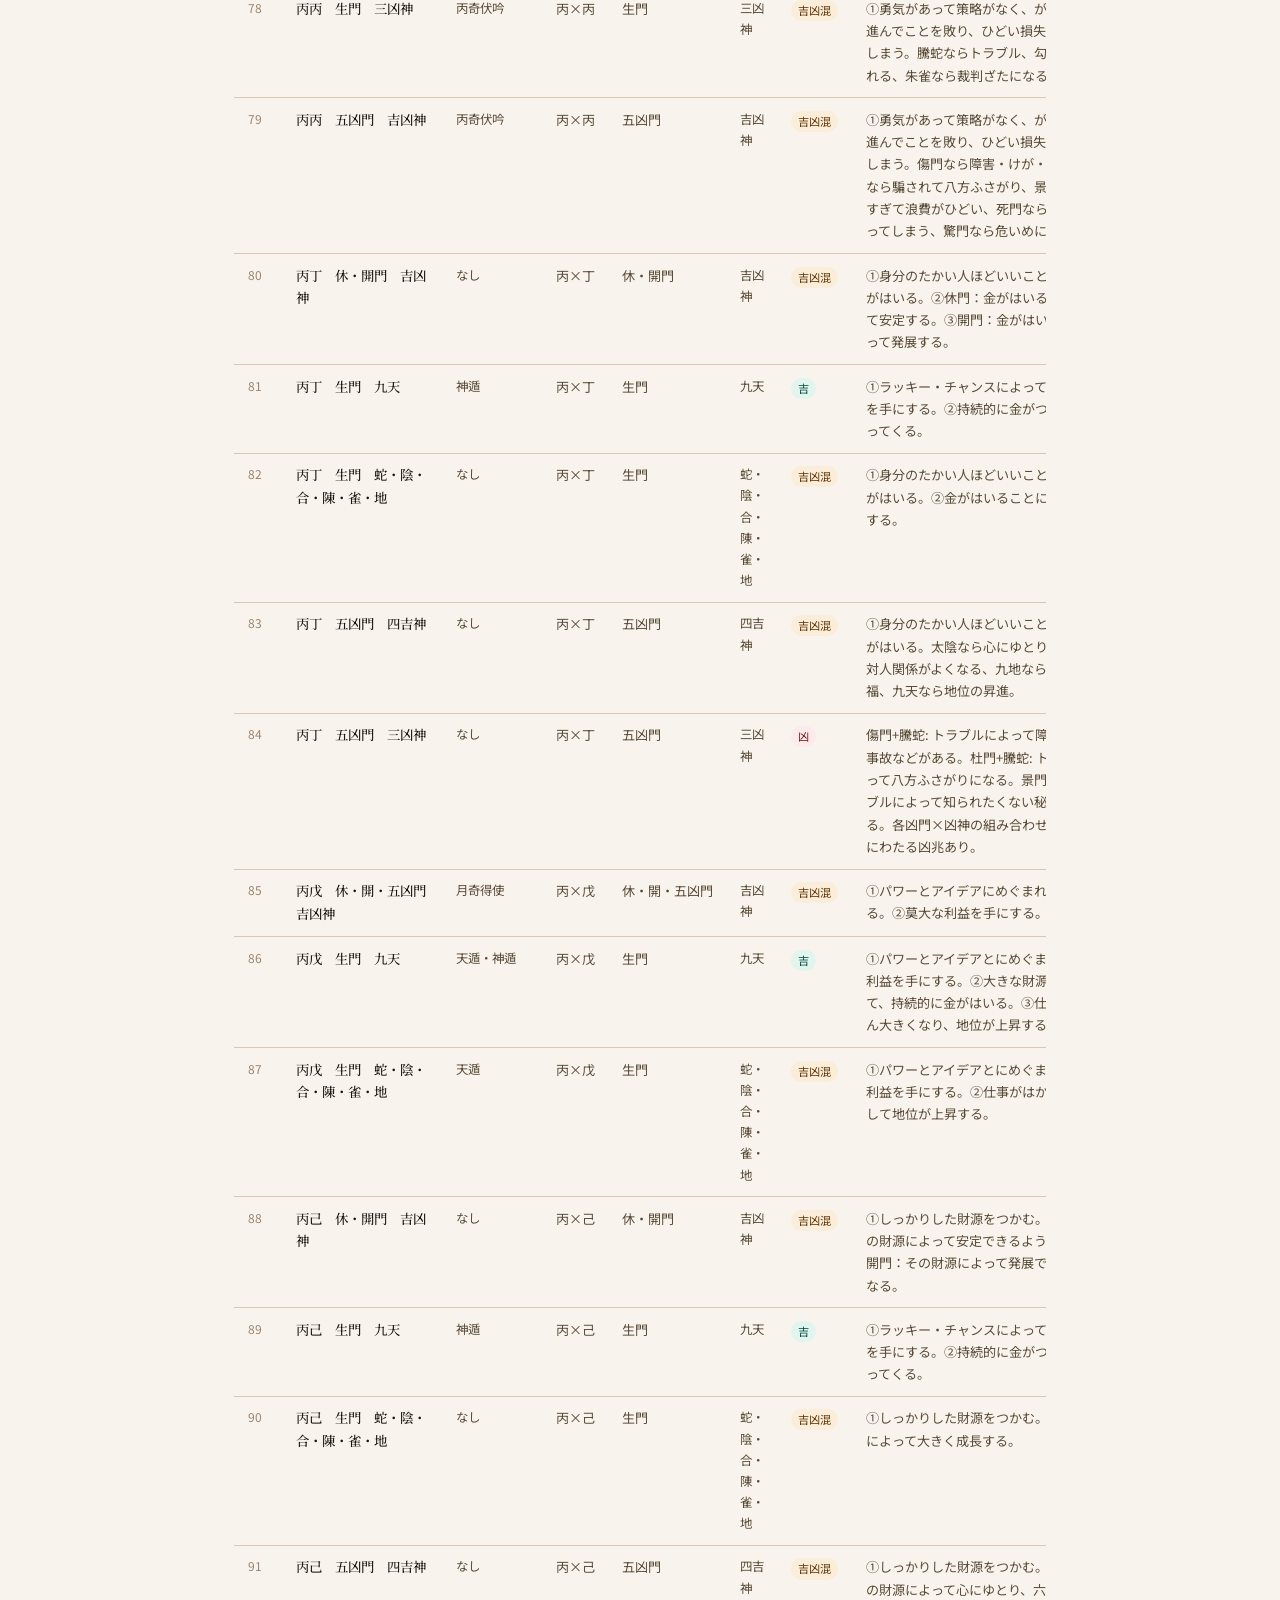
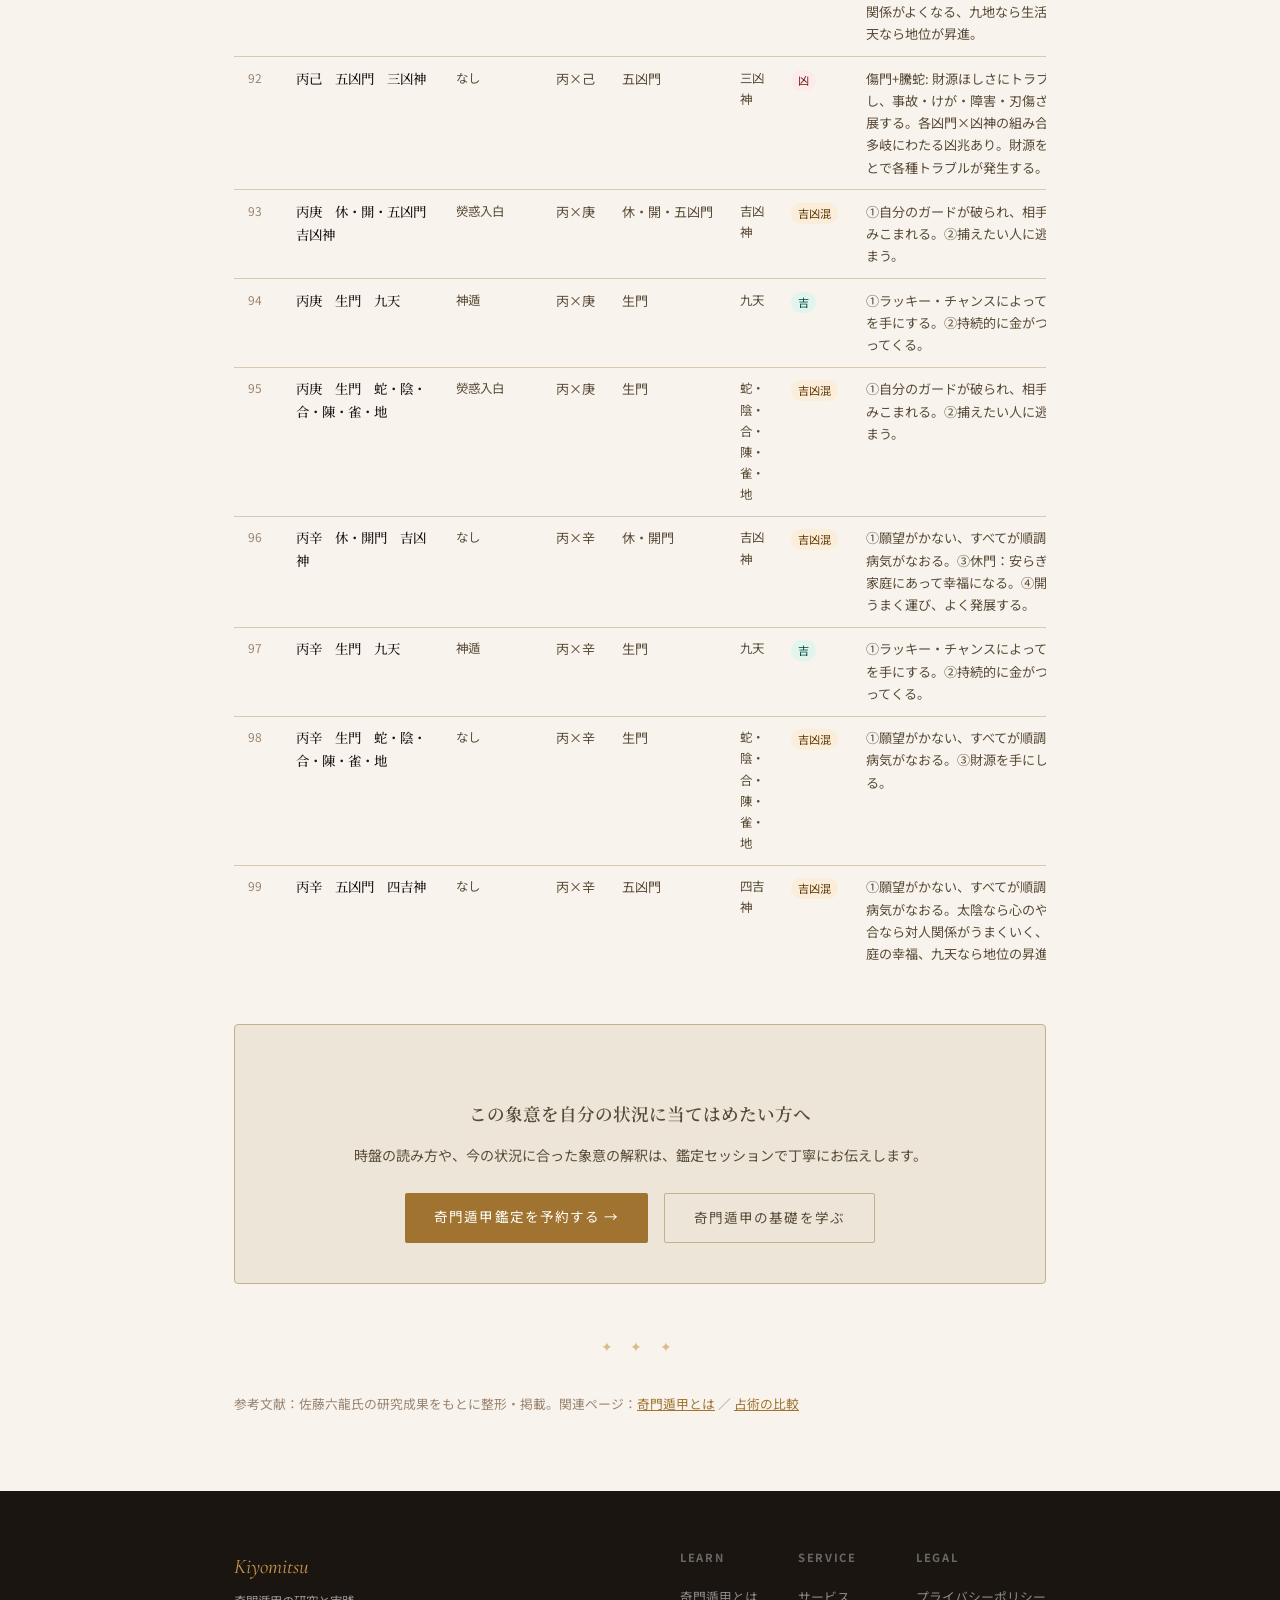
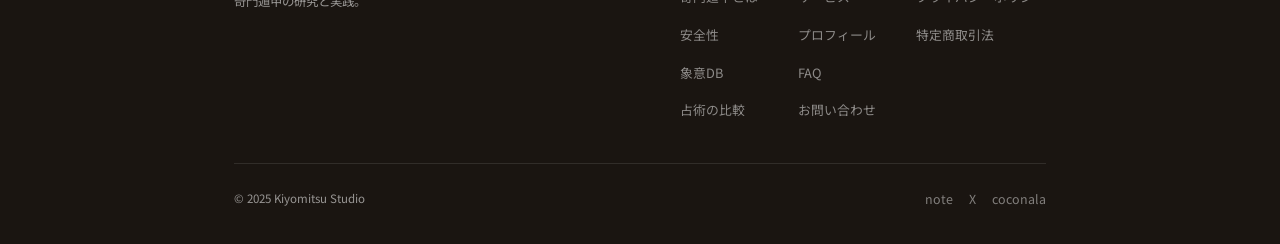
<file: shoui-db.html>
<!DOCTYPE html>
<html lang="ja">
<head>
  <meta charset="UTF-8">
  <meta name="viewport" content="width=device-width, initial-scale=1.0">
  <title>奇門遁甲 象意データベース｜天干・門・神の組み合わせ別解説 | KIYOMITSU</title>
  <meta name="description" content="奇門遁甲の天干・門・神の組み合わせ別に象意（解釈）を検索できるデータベース。甲乙丙丁戊己庚辛壬癸×八門×八神の格局・吉凶・象意を網羅。佐藤六龍氏の研究をもとに整形。">
  <meta property="og:title" content="奇門遁甲 象意データベース | KIYOMITSU">
  <meta property="og:type" content="article">
  <link rel="canonical" href="https://kiyomitsu.jp/shoui-db">
  <link rel="stylesheet" href="style.css">
  <style>
    .db-controls {
      display: grid;
      grid-template-columns: 1fr 1fr 1fr auto;
      gap: 10px;
      margin-bottom: 1.25rem;
      align-items: end;
    }
    .db-controls label { font-size: .78rem; color: var(--text-3); display: block; margin-bottom: 4px; }
    .db-controls input, .db-controls select {
      width: 100%; padding: .55rem .8rem;
      border: 1px solid var(--border); border-radius: 3px;
      font-size: .85rem; font-family: var(--font-body);
      background: var(--surface); color: var(--text);
      transition: border-color .2s;
    }
    .db-controls input:focus, .db-controls select:focus { outline: none; border-color: var(--gold-light); }
    .db-reset {
      padding: .55rem 1rem; background: transparent; border: 1px solid var(--border);
      border-radius: 3px; font-size: .82rem; cursor: pointer;
      color: var(--text-2); white-space: nowrap; font-family: var(--font-body);
      transition: .2s;
    }
    .db-reset:hover { border-color: var(--gold); color: var(--gold); }
    .db-stats {
      font-size: .78rem; color: var(--text-3); margin-bottom: 1rem;
      padding: .5rem .75rem; background: var(--bg-warm);
      border-radius: 3px; border-left: 2px solid var(--gold);
    }
    .db-table-wrap { overflow-x: auto; }
    .db-table {
      width: 100%; border-collapse: collapse; font-size: .84rem;
    }
    .db-table thead tr { background: var(--bg-warm); }
    .db-table th {
      padding: .65rem .85rem; text-align: left;
      font-family: var(--font-jp); font-weight: 600; font-size: .8rem;
      border-bottom: 2px solid var(--gold); white-space: nowrap;
      color: var(--text);
    }
    .db-table td {
      padding: .65rem .85rem; border-bottom: 1px solid var(--border);
      color: var(--text-2); vertical-align: top; line-height: 1.7;
    }
    .db-table tr:last-child td { border-bottom: none; }
    .db-table tr:hover td { background: var(--bg-warm); }
    .db-table .no { width: 3rem; color: var(--text-3); font-size: .75rem; white-space: nowrap; }
    .db-table .midashi { min-width: 160px; font-weight: 500; color: var(--text); font-family: var(--font-jp); }
    .db-table .kakkyoku { min-width: 100px; font-size: .78rem; }
    .db-table .shoui { min-width: 280px; font-size: .82rem; }
    .badge-kk { display: inline-block; font-size: .7rem; padding: 1px 7px; border-radius: 10px; white-space: nowrap; }
    .kk-kichi { background: #E1F5EE; color: #085041; }
    .kk-kyou { background: #FCEBEB; color: #791F1F; }
    .kk-mixed { background: #FAEEDA; color: #633806; }
    .shoui-text { font-size: .82rem; color: var(--text-2); }
    .no-results { text-align: center; padding: 3rem 1rem; color: var(--text-3); font-size: .9rem; }
    @media (max-width: 680px) {
      .db-controls { grid-template-columns: 1fr 1fr; }
      .db-controls .search-col { grid-column: 1 / -1; }
    }
  </style>
</head>
<body>

<nav class="site-nav">
  <div class="nav-inner">
    <a href="index.html" class="nav-logo">
      <span class="brand">Kiyomitsu</span>
      <span class="tagline">奇門遁甲の研究と実践</span>
    </a>
    <button class="nav-toggle" id="navToggle" aria-label="メニューを開く">
      <span></span><span></span><span></span>
    </button>
    <ul class="nav-links" id="navLinks">
      <li><a href="index.html">ホーム</a></li>
      <li><a href="kimon-theory.html">奇門遁甲とは</a></li>
      <li><a href="trust.html">安全性</a></li>
      <li><a href="shoui-db.html" class="active">象意DB</a></li>
      <li><a href="service.html">サービス</a></li>
      <li><a href="profile.html">プロフィール</a></li>
      <li><a href="faq.html">FAQ</a></li>
      <li><a href="contact.html" class="cta-link">お問い合わせ</a></li>
    </ul>
  </div>
</nav>

<main>
  <div class="container">
    <div class="article-header">
      <div class="breadcrumb"><a href="index.html">ホーム</a><span>象意データベース</span></div>
      <span class="tag tag-gold" style="margin-bottom:1rem;display:inline-block;">象意辞典</span>
      <h1>奇門遁甲 象意データベース</h1>
      <p class="lead">天干・門・神の組み合わせ別に象意（格局解釈）を検索できます。佐藤六龍氏の研究をもとに整形した資料です。キーワード・天干・門・吉凶でフィルタリングできます。</p>
    </div>

    <div class="article-body" style="padding-top:1.5rem;">
      <div class="db-controls">
        <div class="search-col">
          <label for="searchBox">キーワード検索（見出し・格局・象意）</label>
          <input type="text" id="searchBox" placeholder="例：甲乙、生門、財源、夫婦..." oninput="filterDB()">
        </div>
        <div>
          <label for="filterKan">天干1</label>
          <select id="filterKan" onchange="filterDB()">
            <option value="">すべて</option>
            <option>甲</option><option>乙</option><option>丙</option>
            <option>丁</option><option>戊</option><option>己</option>
            <option>庚</option><option>辛</option><option>壬</option><option>癸</option>
          </select>
        </div>
        <div>
          <label for="filterMon">門</label>
          <select id="filterMon" onchange="filterDB()">
            <option value="">すべて</option>
            <option>開門</option><option>休門</option><option>生門</option>
            <option>傷門</option><option>杜門</option><option>景門</option>
            <option>死門</option><option>驚門</option>
            <option>四吉門</option><option>四凶門</option><option>五凶門</option><option>吉凶門</option>
          </select>
        </div>
        <div>
          <label for="filterKikyo">吉凶</label>
          <select id="filterKikyo" onchange="filterDB()">
            <option value="">すべて</option>
            <option>吉</option><option>凶</option><option>吉凶混</option>
          </select>
        </div>
        <button class="db-reset" onclick="resetFilters()">リセット</button>
      </div>

      <div class="db-stats" id="dbStats">全 99 件を表示中</div>

      <div class="db-table-wrap">
        <table class="db-table" id="dbTable">
          <thead>
            <tr>
              <th class="no">No.</th>
              <th class="midashi">見出し</th>
              <th>格局</th>
              <th>天干</th>
              <th>門</th>
              <th>神</th>
              <th>吉凶</th>
              <th class="shoui">象意</th>
            </tr>
          </thead>
          <tbody id="dbBody"></tbody>
        </table>
        <div class="no-results" id="noResults" style="display:none;">
          条件に一致するデータが見つかりませんでした。
        </div>
      </div>

      <div class="cta-block" style="margin-top:3rem;">
        <h3>この象意を自分の状況に当てはめたい方へ</h3>
        <p>時盤の読み方や、今の状況に合った象意の解釈は、鑑定セッションで丁寧にお伝えします。</p>
        <div class="btn-group">
          <a href="https://coconala.com/services/3803253" target="_blank" rel="noopener" class="btn btn-primary">奇門遁甲鑑定を予約する →</a>
          <a href="kimon-theory.html" class="btn btn-secondary">奇門遁甲の基礎を学ぶ</a>
        </div>
      </div>

      <div class="ornament">✦ ✦ ✦</div>
      <p style="font-size:.8rem;color:var(--text-3);margin-top:1rem;">参考文献：佐藤六龍氏の研究成果をもとに整形・掲載。関連ページ：<a href="kimon-theory.html" style="color:var(--gold);">奇門遁甲とは</a> ／ <a href="compare.html" style="color:var(--gold);">占術の比較</a></p>
    </div>
  </div>
</main>

<footer class="site-footer">
  <div class="footer-inner">
    <div class="footer-top">
      <div class="footer-brand"><span class="brand">Kiyomitsu</span><p>奇門遁甲の研究と実践。</p></div>
      <div class="footer-links">
        <div class="footer-links-group"><h4>Learn</h4><ul><li><a href="kimon-theory.html">奇門遁甲とは</a></li><li><a href="trust.html">安全性</a></li><li><a href="shoui-db.html">象意DB</a></li><li><a href="compare.html">占術の比較</a></li></ul></div>
        <div class="footer-links-group"><h4>Service</h4><ul><li><a href="service.html">サービス</a></li><li><a href="profile.html">プロフィール</a></li><li><a href="faq.html">FAQ</a></li><li><a href="contact.html">お問い合わせ</a></li></ul></div>
        <div class="footer-links-group"><h4>Legal</h4><ul><li><a href="privacy.html">プライバシーポリシー</a></li><li><a href="legal.html">特定商取引法</a></li></ul></div>
      </div>
    </div>
    <div class="footer-bottom"><span>© 2025 Kiyomitsu Studio</span><div class="footer-social"><a href="https://note.com/kiyomitsu369" target="_blank" rel="noopener">note</a><a href="https://x.com/kiyomitsu369" target="_blank" rel="noopener">X</a><a href="https://coconala.com/users/109941" target="_blank" rel="noopener">coconala</a></div></div>
  </div>
</footer>

<script>
const DATA = [
  {no:1,midashi:"甲甲　吉凶門　直符",kakkyoku:"なし",kan1:"甲",kan2:"甲",mon:"吉凶門",shin:"直符",monClass:"吉凶門",shinClass:"直符",kikyo:"吉凶混",shoui:"①目上との関係がよくなり、引き立てが大きい。②人びとから慕われ、四方八方からの助力がある。③地位や身分がとんとん拍子で上昇する。④就職がまとまる。⑤折目ただしくなって信用される。⑥品位が備わって人びとから尊敬され、衆望を一身に集める。"},
  {no:2,midashi:"甲乙　吉凶門　直符",kakkyoku:"なし",kan1:"甲",kan2:"乙",mon:"吉凶門",shin:"直符",monClass:"吉凶門",shinClass:"直符",kikyo:"吉凶混",shoui:"①目上の引きたてが大きい。②いい後盾ができる。"},
  {no:3,midashi:"甲丙　吉凶門　直符",kakkyoku:"青竜返首",kan1:"甲",kan2:"丙",mon:"吉凶門",shin:"直符",monClass:"吉凶門",shinClass:"直符",kikyo:"吉凶混",shoui:"①目上からの引き立てが大きい。②地位または身分がいちじるしく上昇する。③昇進のよろこびがある。④上流社会へ参加することができる。"},
  {no:4,midashi:"甲丁　吉凶門　直符",kakkyoku:"なし",kan1:"甲",kan2:"丁",mon:"吉凶門",shin:"直符",monClass:"吉凶門",shinClass:"直符",kikyo:"吉凶混",shoui:"①目上からの引き立てによって名声があがる。②目上からの引き立てによって思う存分才能が発揮できる。"},
  {no:5,midashi:"甲戊　四吉門　直符",kakkyoku:"なし",kan1:"甲",kan2:"戊",mon:"四吉門",shin:"直符",monClass:"吉門",shinClass:"直符",kikyo:"吉",shoui:"①目上からの引き立てによって今までの交際がだんだん必要でなくなる。②目上からの引き立てによって交際範囲が変わる。"},
  {no:6,midashi:"甲戊　四凶門　直符",kakkyoku:"なし",kan1:"甲",kan2:"戊",mon:"四凶門",shin:"直符",monClass:"凶門",shinClass:"直符",kikyo:"吉凶混",shoui:"①目上からの引き立ては今までの交際関係をわるくする。②目上からの引き立てがかえって円味を失わせる。③多勢に無勢で負ける。④孤立無援・孤軍奮闘する。"},
  {no:7,midashi:"甲己　吉凶門　直符",kakkyoku:"なし",kan1:"甲",kan2:"己",mon:"吉凶門",shin:"直符",monClass:"吉凶門",shinClass:"直符",kikyo:"吉凶混",shoui:"①目上の引き立てによって異性関係がよくなる。②目上の引き立てによって良縁にめぐまれる。③目上によって美術・芸術・芸能などの方面で大きなメリットがある。④うまく目上と共通利益をもち、どんどん発展する。"},
  {no:8,midashi:"甲庚　吉凶門　直符",kakkyoku:"飛宮格",kan1:"甲",kan2:"庚",mon:"吉凶門",shin:"直符",monClass:"吉凶門",shinClass:"直符",kikyo:"吉凶混",shoui:"①主人の死。②高い地位からの転落。③目上との関係がわるくなる。"},
  {no:9,midashi:"甲辛　四吉門　直符",kakkyoku:"なし",kan1:"甲",kan2:"辛",mon:"四吉門",shin:"直符",monClass:"吉門",shinClass:"直符",kikyo:"吉",shoui:"①目上からの引き立てによって今までの信仰がだんだん必要でなくなる。②目上によって信仰が変わる。"},
  {no:10,midashi:"甲辛　四凶門　直符",kakkyoku:"なし",kan1:"甲",kan2:"辛",mon:"四凶門",shin:"直符",monClass:"凶門",shinClass:"直符",kikyo:"吉凶混",shoui:"①目上からいじめられる。②目上が信仰を干渉する。③外地でトラブルが多い。"},
  {no:11,midashi:"甲壬　四吉門　直符",kakkyoku:"なし",kan1:"甲",kan2:"壬",mon:"四吉門",shin:"直符",monClass:"吉門",shinClass:"直符",kikyo:"吉",shoui:"①目上をうまく利用して成功する。②目上を踏み石にして発展する。"},
  {no:12,midashi:"甲壬　四凶門　直符",kakkyoku:"なし",kan1:"甲",kan2:"壬",mon:"四凶門",shin:"直符",monClass:"凶門",shinClass:"直符",kikyo:"吉凶混",shoui:"①なにごとにおいても目上の人にたてつく。②目上との関係が非常にわるくなる。③行ったきり帰らない。④流浪する。"},
  {no:13,midashi:"甲癸　吉凶門　直符",kakkyoku:"なし",kan1:"甲",kan2:"癸",mon:"吉凶門",shin:"直符",monClass:"吉凶門",shinClass:"直符",kikyo:"吉凶混",shoui:"①目上の人にたいへん忠実で、よく尽くすので関係がよくなる。②目上との関係のよさによって万事うまくいく。"},
  {no:14,midashi:"乙甲　休門　吉凶神",kakkyoku:"乾位:竜遁、艮位:虎遁",kan1:"乙",kan2:"甲",mon:"休門",shin:"吉凶神",monClass:"吉門",shinClass:"吉凶",kikyo:"吉凶混",shoui:"①異性との関係が非常にうまくいくため成功する。②家庭生活がとてもよく、夫婦仲も非常によい。③女性はとても女らしくなる。④異性からの力が非常に大きい。"},
  {no:15,midashi:"乙甲　生門　吉凶神",kakkyoku:"巽位:風遁",kan1:"乙",kan2:"甲",mon:"生門",shin:"吉凶神",monClass:"吉門",shinClass:"吉凶",kikyo:"吉凶混",shoui:"①夫婦仲または異性との関係が非常によくなる。②家庭生活がとても幸福になる。③男性が女性に対して非常にやさしくなる。④異性の助力によって地位や身分が上昇する。"},
  {no:16,midashi:"乙甲　開門　吉凶神",kakkyoku:"坤位:雲遁",kan1:"乙",kan2:"甲",mon:"開門",shin:"吉凶神",monClass:"吉門",shinClass:"吉凶",kikyo:"吉凶混",shoui:"①男女関係が順調。②家庭円満。③異性からの助力が大きい。"},
  {no:17,midashi:"乙甲　五凶門　四吉神",kakkyoku:"なし",kan1:"乙",kan2:"甲",mon:"五凶門",shin:"四吉神",monClass:"凶門",shinClass:"吉神",kikyo:"吉凶混",shoui:"①目上がたよりになって安定する。②男性は女性に対してよく尽くし、折目ただしくなる。"},
  {no:18,midashi:"乙甲　五凶門　三凶神",kakkyoku:"なし",kan1:"乙",kan2:"甲",mon:"五凶門",shin:"三凶神",monClass:"凶門",shinClass:"凶神",kikyo:"凶",shoui:"①甘ったれて目上にばかり頼るため、万事うまくいかない。②夫婦関係または男女関係がうまくいかない。③異性や配偶者の獲得について、得やすいが保ちがたい。④異性や配偶者のあいだで背信行為がある。⑤女性が男を邪険にあつかう。⑥男性が女性からいじめられる。"},
  {no:19,midashi:"乙乙　休門　四吉神",kakkyoku:"乙奇伏吟（乾位:竜遁、艮位:虎遁）",kan1:"乙",kan2:"乙",mon:"休門",shin:"四吉神",monClass:"吉門",shinClass:"吉神",kikyo:"吉",shoui:"竜遁・虎遁: ①異性との関係が非常にうまくいくため成功する。②家庭生活がとてもよく、夫婦仲も非常によい。③女性はとても女らしくなる。④異性からの力が非常に大きい。伏吟でも家庭生活が順調であり、夫婦仲がよい。"},
  {no:20,midashi:"乙乙　休門　三凶神",kakkyoku:"乙奇伏吟（乾位:竜遁、艮位:虎遁）",kan1:"乙",kan2:"乙",mon:"休門",shin:"三凶神",monClass:"吉門",shinClass:"凶神",kikyo:"吉凶混",shoui:"竜遁・虎遁: ①異性関係が成功につながる②夫婦仲がよい。伏吟の場合は家庭トラブルが多く、騰蛇なら足の引っ張り合い、勾陳なら詐欺、朱雀なら秘密が露見する。"},
  {no:21,midashi:"乙乙　生門　四吉神",kakkyoku:"乙奇伏吟（巽位:風遁）",kan1:"乙",kan2:"乙",mon:"生門",shin:"四吉神",monClass:"吉門",shinClass:"吉神",kikyo:"吉",shoui:"風遁: ①夫婦仲・異性との関係が非常によくなる。②家庭生活がとても幸福になる。③男性が女性に対して非常にやさしくなる。④異性の助力によって地位・身分が上昇する。伏吟でも家庭生活が順調。"},
  {no:22,midashi:"乙乙　生門　三凶神",kakkyoku:"乙奇伏吟（巽位:風遁）",kan1:"乙",kan2:"乙",mon:"生門",shin:"三凶神",monClass:"吉門",shinClass:"凶神",kikyo:"吉凶混",shoui:"風遁: ①夫婦仲・異性との関係が非常によくなる。②家庭生活がとても幸福になる。伏吟の場合は家庭不和・トラブルが多い。"},
  {no:23,midashi:"乙乙　開門　四吉神",kakkyoku:"乙奇伏吟（坤位:雲遁）",kan1:"乙",kan2:"乙",mon:"開門",shin:"四吉神",monClass:"吉門",shinClass:"吉神",kikyo:"吉",shoui:"雲遁: ①男女関係が順調。②家庭円満。③異性からの助力が大きい。伏吟でも家庭生活が順調であり、夫婦仲がよい。"},
  {no:24,midashi:"乙乙　開門　三凶神",kakkyoku:"乙奇伏吟（坤位:雲遁）",kan1:"乙",kan2:"乙",mon:"開門",shin:"三凶神",monClass:"吉門",shinClass:"凶神",kikyo:"吉凶混",shoui:"雲遁: ①男女関係が順調。②家庭円満。伏吟の場合は家庭不和・トラブルが多い。"},
  {no:25,midashi:"乙乙　五凶門　吉凶神",kakkyoku:"乙奇伏吟",kan1:"乙",kan2:"乙",mon:"五凶門",shin:"吉凶神",monClass:"凶門",shinClass:"吉凶",kikyo:"吉凶混",shoui:"①傷門：乱雑さが事故や災難をひきおこす。②杜門：乱雑なため八方ふさがりになる。③景門：乱雑なために外面はよく見えるが内実がともなわず浪費だけ。④死門：乱雑なため一切がだめになる。⑤驚門：乱雑なために不安がつきまとう。"},
  {no:26,midashi:"乙丙　休門　四吉神",kakkyoku:"乾位:竜遁、艮位:虎遁",kan1:"乙",kan2:"丙",mon:"休門",shin:"四吉神",monClass:"吉門",shinClass:"吉神",kikyo:"吉",shoui:"①太陰：安定することによって精神的やすらぎ。②六合：安定により人和がたもたれ交際関係がよくなる。③九地：安定により地位が上昇する。④九天：安定により身分が上昇する。乙奇による安定は結婚による安定もふくむ。"},
  {no:27,midashi:"乙丙　休門　三凶神",kakkyoku:"乾位:竜遁、艮位:虎遁",kan1:"乙",kan2:"丙",mon:"休門",shin:"三凶神",monClass:"吉門",shinClass:"凶神",kikyo:"吉凶混",shoui:"竜遁・虎遁: ①異性関係が成功につながる②夫婦仲がよい。竜遁・虎遁にならない場合は縁談にめぐまれず、結婚した人は別れる危険が大きい。"},
  {no:28,midashi:"乙丙　生門　四吉神",kakkyoku:"巽位:風遁",kan1:"乙",kan2:"丙",mon:"生門",shin:"四吉神",monClass:"吉門",shinClass:"吉神",kikyo:"吉",shoui:"風遁: ①夫婦仲・異性との関係が非常によくなる。②家庭生活がとても幸福になる。風遁でない場合でも安定ゆえに成長・発展・地位昇進のよろこびがある。"},
  {no:29,midashi:"乙丙　生門　三凶神",kakkyoku:"巽位:風遁",kan1:"乙",kan2:"丙",mon:"生門",shin:"三凶神",monClass:"吉門",shinClass:"凶神",kikyo:"吉凶混",shoui:"風遁: ①夫婦仲・異性との関係が非常によくなる。風遁でなければ凶神により騰蛇なら濡衣をきせられるトラブル、勾陳なら詐欺に逢う。"},
  {no:30,midashi:"乙丙　五凶門　吉凶神",kakkyoku:"なし",kan1:"乙",kan2:"丙",mon:"五凶門",shin:"吉凶神",monClass:"凶門",shinClass:"吉凶",kikyo:"吉凶混",shoui:"①傷門：けが・事故・夫婦わかれ。②杜門：だまし合って夫婦わかれ。③景門：表面ばかり飾り派手すぎて浪費・夫婦わかれ。④死門：夫婦の間で生別・死別。⑤驚門：夫婦の間で誤解が生じて別れる。"},
  {no:31,midashi:"乙丁　休門　吉凶神",kakkyoku:"乾位:竜遁、艮位:虎遁",kan1:"乙",kan2:"丁",mon:"休門",shin:"吉凶神",monClass:"吉門",shinClass:"吉凶",kikyo:"吉凶混",shoui:"竜遁・虎遁: ①異性関係が成功につながる②夫婦仲がよい。それ以外でも: ①家庭の安定と幸福。②文書とかかわることで万事うまく運ぶ。"},
  {no:32,midashi:"乙丁　生門　吉凶神",kakkyoku:"巽位:風遁",kan1:"乙",kan2:"丁",mon:"生門",shin:"吉凶神",monClass:"吉門",shinClass:"吉凶",kikyo:"吉凶混",shoui:"風遁: ①夫婦仲・男女仲がよくなる。②家庭生活がよく安定して非常にしあわせになる。それ以外でも: ①家庭の安定と幸福。②安定さが名声を高める。③文書や学問でいいことが続く。④着実に成功し発展する。"},
  {no:33,midashi:"乙丁　開門　吉凶神",kakkyoku:"坤位:雲遁",kan1:"乙",kan2:"丁",mon:"開門",shin:"吉凶神",monClass:"吉門",shinClass:"吉凶",kikyo:"吉凶混",shoui:"雲遁: ①男女関係・夫婦関係が順調。②家庭円満。③異性からの助力が大きい。それ以外でも: ①家庭の安定と幸福。②文書のことでいいことがある。"},
  {no:34,midashi:"乙丁　五凶門　四吉神",kakkyoku:"なし",kan1:"乙",kan2:"丁",mon:"五凶門",shin:"四吉神",monClass:"凶門",shinClass:"吉神",kikyo:"吉凶混",shoui:"①文書のことでいいことがある。②安定して順調。"},
  {no:35,midashi:"乙丁　五凶門　三凶神",kakkyoku:"なし",kan1:"乙",kan2:"丁",mon:"五凶門",shin:"三凶神",monClass:"凶門",shinClass:"凶神",kikyo:"凶",shoui:"①杜門：騙されて損失が非常に大きい。②景門：派手すぎて浪費がやめられない。③死門：万事ストップして前へすすめない。④驚門：意外なことが次つぎ発生して困惑する。⑤傷門：事故やけががある。"},
  {no:36,midashi:"乙戊　休門　吉凶神",kakkyoku:"乾位:竜遁、艮位:虎遁",kan1:"乙",kan2:"戊",mon:"休門",shin:"吉凶神",monClass:"吉門",shinClass:"吉凶",kikyo:"吉凶混",shoui:"竜遁・虎遁: ①異性関係が成功につながる②夫婦仲がよい。それ以外でも: ①家庭の安定と幸福。②いい縁談にめぐまれる。③旅行がとても楽しい。"},
  {no:37,midashi:"乙戊　生門　吉凶神",kakkyoku:"巽位:風遁",kan1:"乙",kan2:"戊",mon:"生門",shin:"吉凶神",monClass:"吉門",shinClass:"吉凶",kikyo:"吉凶混",shoui:"風遁: ①夫婦仲・男女仲がよくなる。②家庭生活がよく安定。それ以外でも: ①家庭の安泰。②いい縁談にめぐまれる。③とても楽しい旅行をする。"},
  {no:38,midashi:"乙戊　開門　吉凶神",kakkyoku:"坤位:雲遁",kan1:"乙",kan2:"戊",mon:"開門",shin:"吉凶神",monClass:"吉門",shinClass:"吉凶",kikyo:"吉凶混",shoui:"雲遁: ①男女仲・夫婦仲がとても円満。②家庭生活がとても幸福。③異性からの助力が大きい。それ以外でも: ①家庭の安泰。②旅行でいいことがある。③良縁がある。"},
  {no:39,midashi:"乙戊　五凶門　四吉神",kakkyoku:"なし",kan1:"乙",kan2:"戊",mon:"五凶門",shin:"四吉神",monClass:"凶門",shinClass:"吉神",kikyo:"吉凶混",shoui:"①旅行でいいことがある。②安定して順調。③良縁にめぐまれる。"},
  {no:40,midashi:"乙戊　五凶門　三凶神",kakkyoku:"なし",kan1:"乙",kan2:"戊",mon:"五凶門",shin:"三凶神",monClass:"凶門",shinClass:"凶神",kikyo:"凶",shoui:"①杜門：行き先がふさがって立ちどまる。②景門：外見ばかりで内実がともなわない。③死門：万事ストップして前へすすめない。④驚門：意外なことが次つぎ発生して少し手間どる。⑤傷門：大きな障害にぶつかる。"},
  {no:41,midashi:"乙己　休門　吉凶神",kakkyoku:"日奇得使（乾位:竜遁、艮位:虎遁）",kan1:"乙",kan2:"己",mon:"休門",shin:"吉凶神",monClass:"吉門",shinClass:"吉凶",kikyo:"吉凶混",shoui:"①少なきを以って多きに勝つ。②柔を以て剛を制する。③基礎がしっかりしているため非常に安定する。④男女仲または夫婦仲がうまくいく。"},
  {no:42,midashi:"乙己　生門　吉凶神",kakkyoku:"日奇得使（巽位:風遁）",kan1:"乙",kan2:"己",mon:"生門",shin:"吉凶神",monClass:"吉門",shinClass:"吉凶",kikyo:"吉凶混",shoui:"①少なきを以て多きに勝つ。②柔を以て剛を制する。③基礎がしっかりしているから大いに生長する。④男女の仲がいい方向にむかって進む。⑤家庭に幸福がくる。"},
  {no:43,midashi:"乙己　開門　吉凶神",kakkyoku:"地遁（坤位:雲遁）",kan1:"乙",kan2:"己",mon:"開門",shin:"吉凶神",monClass:"吉門",shinClass:"吉凶",kikyo:"吉凶混",shoui:"①少なきを以て多きに勝つ。②柔を以て剛を制する。③基礎がしっかりしているから大いに発展する。④いい異性関係にめぐまれる。⑤家庭安泰。"},
  {no:44,midashi:"乙己　五凶門　吉凶神",kakkyoku:"日奇得使",kan1:"乙",kan2:"己",mon:"五凶門",shin:"吉凶神",monClass:"凶門",shinClass:"吉凶",kikyo:"吉凶混",shoui:"①少なきを以て多きに勝つ。②柔をもって剛を制する。③安定して幸福になる。"},
  {no:45,midashi:"乙庚　休門　四吉神",kakkyoku:"乾位:竜遁、艮位:虎遁",kan1:"乙",kan2:"庚",mon:"休門",shin:"四吉神",monClass:"吉門",shinClass:"吉神",kikyo:"吉",shoui:"竜遁・虎遁: ①異性関係が成功につながる②夫婦仲がよい。それ以外でも: やすらぎが得られる。"},
  {no:46,midashi:"乙庚　休門　三凶神",kakkyoku:"乾位:竜遁、艮位:虎遁",kan1:"乙",kan2:"庚",mon:"休門",shin:"三凶神",monClass:"吉門",shinClass:"凶神",kikyo:"吉凶混",shoui:"竜遁・虎遁: ①異性関係が成功につながる②夫婦仲がよい。それ以外: やすらぎが得られず、財産あらそいがあり、夫婦の心はたがいに別々になる。"},
  {no:47,midashi:"乙庚　生門　四吉神",kakkyoku:"巽位:風遁",kan1:"乙",kan2:"庚",mon:"生門",shin:"四吉神",monClass:"吉門",shinClass:"吉神",kikyo:"吉",shoui:"風遁: ①夫婦仲・異性との関係が非常によくなる。②家庭生活がとても幸福になる。風遁でなければ、順調に成長するだけになる。"},
  {no:48,midashi:"乙庚　生門　三凶神",kakkyoku:"巽位:風遁",kan1:"乙",kan2:"庚",mon:"生門",shin:"三凶神",monClass:"吉門",shinClass:"凶神",kikyo:"吉凶混",shoui:"風遁: ①夫婦仲・異性との関係が非常によくなる。②家庭生活がとても幸福になる。風遁でなければ、財産あらそいがあり、夫婦はたがいに嫌いあう。"},
  {no:49,midashi:"乙庚　開門　四吉神",kakkyoku:"坤位:雲遁",kan1:"乙",kan2:"庚",mon:"開門",shin:"四吉神",monClass:"吉門",shinClass:"吉神",kikyo:"吉",shoui:"雲遁: ①男女関係が順調。②家庭円満。③異性からの助力が大きい。雲遁でなければ、順調に発展するだけになる。"},
  {no:50,midashi:"乙庚　開門　三凶神",kakkyoku:"坤位:雲遁",kan1:"乙",kan2:"庚",mon:"開門",shin:"三凶神",monClass:"吉門",shinClass:"凶神",kikyo:"吉凶混",shoui:"雲遁: ①男女関係が順調。②家庭円満。③異性からの助力が大きい。雲遁でなければ、財産あらそいがあり、夫婦はたがいに嫌いあう。"},
  {no:51,midashi:"乙庚　五凶門　吉凶神",kakkyoku:"なし",kan1:"乙",kan2:"庚",mon:"五凶門",shin:"吉凶神",monClass:"凶門",shinClass:"吉凶",kikyo:"吉凶混",shoui:"①財産あらそいがある。②夫婦の心がたがいに別々になる。凶門別: 傷門なら事故・刃傷ざた、杜門なら詐欺、景門なら秘密が露見、死門なら死亡、驚門なら意外な事件。"},
  {no:52,midashi:"乙辛　休門　吉凶神",kakkyoku:"青竜逃走（乾位:竜遁、艮位:虎遁）",kan1:"乙",kan2:"辛",mon:"休門",shin:"吉凶神",monClass:"吉門",shinClass:"吉凶",kikyo:"吉凶混",shoui:"竜遁・虎遁: ①異性関係が成功につながる②夫婦仲がよい。青竜逃走の場合: 目上に見はなされ、金もうけのチャンスを失い、目下に裏切られる。"},
  {no:53,midashi:"乙辛　生門　吉凶神",kakkyoku:"青竜逃走（巽位:風遁）",kan1:"乙",kan2:"辛",mon:"生門",shin:"吉凶神",monClass:"吉門",shinClass:"吉凶",kikyo:"吉凶混",shoui:"風遁: ①夫婦仲・異性との関係が非常に良くなる。②家庭生活がとても幸福になる。青竜逃走の場合: 目上に見はなされ、金もうけのチャンスを失い、目下に裏切られる。"},
  {no:54,midashi:"乙辛　開門　吉凶神",kakkyoku:"青竜逃走（坤位:雲遁）",kan1:"乙",kan2:"辛",mon:"開門",shin:"吉凶神",monClass:"吉門",shinClass:"吉凶",kikyo:"吉凶混",shoui:"雲遁: ①男女関係が順調。②家庭円満。③異性からの助力が大きい。青竜逃走の場合: 目上に見はなされ、金もうけのチャンスを失い、目下に裏切られる。"},
  {no:55,midashi:"乙辛　五凶門　吉凶神",kakkyoku:"青竜逃走",kan1:"乙",kan2:"辛",mon:"五凶門",shin:"吉凶神",monClass:"凶門",shinClass:"吉凶",kikyo:"吉凶混",shoui:"①目上に見はなされ、金もうけのチャンスを失い、目下に裏切られる。凶門別: 傷門なら事故・障害・あらそい、杜門なら詐欺・進路ふさがれる、景門なら秘密がばれる、死門なら停滞、驚門なら突発事件・不安。"},
  {no:56,midashi:"乙壬　休門　吉凶神",kakkyoku:"乾位:竜遁、艮位:虎遁",kan1:"乙",kan2:"壬",mon:"休門",shin:"吉凶神",monClass:"吉門",shinClass:"吉凶",kikyo:"吉凶混",shoui:"①男性は旅行運にめぐまれる。②女性は結婚運にめぐまれ、玉のこしに乗る。③安定して充実した家庭生活をすごすことができる。④自由で気ままで幸福。"},
  {no:57,midashi:"乙壬　生門　吉凶神",kakkyoku:"巽位:風遁",kan1:"乙",kan2:"壬",mon:"生門",shin:"吉凶神",monClass:"吉門",shinClass:"吉凶",kikyo:"吉凶混",shoui:"①男性は旅行運にめぐまれる。②女性は結婚運にめぐまれ、玉のこしに乗る。③自由さや柔軟さによって成長し、成功する。"},
  {no:58,midashi:"乙壬　開門　吉凶神",kakkyoku:"坤位:雲遁",kan1:"乙",kan2:"壬",mon:"開門",shin:"吉凶神",monClass:"吉門",shinClass:"吉凶",kikyo:"吉凶混",shoui:"①男性は旅行運にめぐまれる。②女性は結婚運にめぐまれ、玉のこしに乗る。③自由さや柔軟さによって発展し、安定する。"},
  {no:59,midashi:"乙壬　五凶門　四吉神",kakkyoku:"なし",kan1:"乙",kan2:"壬",mon:"五凡門",shin:"四吉神",monClass:"凶門",shinClass:"吉神",kikyo:"吉凶混",shoui:"①男性は旅行運にめぐまれる。②女性は結婚運にめぐまれ、玉のこしに乗る。太陰なら心にゆとりの落ちついた日常生活、六合なら交際が順調、九地なら地位が安定、九天なら身分が安定。"},
  {no:60,midashi:"乙壬　五凶門　三凶神",kakkyoku:"なし",kan1:"乙",kan2:"壬",mon:"五凶門",shin:"三凶神",monClass:"凶門",shinClass:"凶神",kikyo:"凶",shoui:"傷門+騰蛇: トラブルによる事故・けが。杜門+勾陳: 騙されて八方ふさがり。景門+勾陳: 騙されて知られたくないことがばれる。死門+勾陳: 騙されて一切がだめになる。朱雀系: 法律にひっかかって各種被害。"},
  {no:61,midashi:"乙癸　休門　吉凶神",kakkyoku:"乾位:竜遁、艮位:虎遁",kan1:"乙",kan2:"癸",mon:"休門",shin:"吉凶神",monClass:"吉門",shinClass:"吉凶",kikyo:"吉凶混",shoui:"①こころの安らぎを得る。②静けさの中に幸せと楽しさがある。③家庭内に浪風がなく、夫婦仲や男女仲が非常に安定する。"},
  {no:62,midashi:"乙癸　生門　吉凶神",kakkyoku:"巽位:風遁",kan1:"乙",kan2:"癸",mon:"生門",shin:"吉凶神",monClass:"吉門",shinClass:"吉凶",kikyo:"吉凶混",shoui:"①こころが安まり、静けさの中に落ちつく。②家庭・夫婦が安定し、一般的な男女仲もよくなる。③着実に成長し、地位がだんだん向上する。"},
  {no:63,midashi:"乙癸　開門　吉凶神",kakkyoku:"坤位:雲遁",kan1:"乙",kan2:"癸",mon:"開門",shin:"吉凶神",monClass:"吉門",shinClass:"吉凶",kikyo:"吉凶混",shoui:"①こころが安まり、静けさの中に落ちつく。②家庭・夫婦が安定し、一般的な異性関係もよくなる。③着実に発展し、身分がだんだん上昇する。"},
  {no:64,midashi:"乙癸　五凶門　四吉神",kakkyoku:"なし",kan1:"乙",kan2:"癸",mon:"五凶門",shin:"四吉神",monClass:"凶門",shinClass:"吉神",kikyo:"吉凶混",shoui:"①太陰：静けさの中にこころの安らぎがあり派手さはないがよろこびと幸せがある。②六合：人和にあふれ友だち・異性・夫婦・親子などがすべてうまくいく。③九地：地利に恵まれ地位が安定。④九天：天時に恵まれ身分が向上。"},
  {no:65,midashi:"乙癸　五凶門　三凶神",kakkyoku:"なし",kan1:"乙",kan2:"癸",mon:"五凶門",shin:"三凶神",monClass:"凶門",shinClass:"凶神",kikyo:"凶",shoui:"傷門+騰蛇: トラブルによって傷つき姿をかくすことを余儀なくさせられる。杜門+騰蛇: トラブルによって道がとざされる。朱雀系: 刑にふれる・裁判が負けてばかり・裁判がいつまでも続く・試験に失敗・落ちついて勉強ができない。"},
  {no:66,midashi:"丙甲　休・開・五凶門　吉凶神",kakkyoku:"飛鳥跌穴",kan1:"丙",kan2:"甲",mon:"休・開・五凶門",shin:"吉凶神",monClass:"吉凶門",shinClass:"吉凶",kikyo:"吉凶混",shoui:"①たなぼた式にいきなり大金がはいって来る。②成り行きをみる目がはっきりして正確であり、万事について先見の明をもつようになる。③ものごとの対処の仕方が非常に上手になり、どんなにむずかしい事でも難なく解決できるようになる。④労せずに得ることができる。"},
  {no:67,midashi:"丙甲　生門　九天",kakkyoku:"神遁",kan1:"丙",kan2:"甲",mon:"生門",shin:"九天",monClass:"吉門",shinClass:"吉神",kikyo:"吉",shoui:"①ラッキー・チャンスによって大きな財源を手にする。②持続的に金がつぎつぎと入ってくる。"},
  {no:68,midashi:"丙甲　生門　蛇・陰・合・陳・雀・地",kakkyoku:"飛鳥跌穴",kan1:"丙",kan2:"甲",mon:"生門",shin:"蛇・陰・合・陳・雀・地",monClass:"吉門",shinClass:"混合",kikyo:"吉凶混",shoui:"①たなぼた式にいきなり大金がはいって来る。②成り行きをみる目がはっきりして正確。③ものごとの対処の仕方が非常に上手になり、どんなむずかしい事でも難なく解決できるようになる。④労せずに得ることができる。"},
  {no:69,midashi:"丙乙　休・開門　吉凶神",kakkyoku:"なし",kan1:"丙",kan2:"乙",mon:"休・開門",shin:"吉凶神",monClass:"吉門",shinClass:"吉凶",kikyo:"吉凶混",shoui:"①個人のことも公のこともすべて順調になる。②内外ともに利益があって金がはいる。③休門：金がはいることによって安定する。④開門：金がはいることによって発展する。"},
  {no:70,midashi:"丙乙　生門　九天",kakkyoku:"神遁",kan1:"丙",kan2:"乙",mon:"生門",shin:"九天",monClass:"吉門",shinClass:"吉神",kikyo:"吉",shoui:"①ラッキー・チャンスによって大きな財源を手にする。②持続的に金がつぎつぎと入ってくる。"},
  {no:71,midashi:"丙乙　生門　蛇・陰・合・陳・雀・地",kakkyoku:"なし",kan1:"丙",kan2:"乙",mon:"生門",shin:"蛇・陰・合・陳・雀・地",monClass:"吉門",shinClass:"混合",kikyo:"吉凶混",shoui:"①個人のことも公のこともすべて順調になる。②内外ともに利益があって金がはいる。③利益がさらに利益を生みだし、どんどん成長する。"},
  {no:72,midashi:"丙乙　五凶門　四吉神",kakkyoku:"なし",kan1:"丙",kan2:"乙",mon:"五凶門",shin:"四吉神",monClass:"凶門",shinClass:"吉神",kikyo:"吉凶混",shoui:"①個人のことも公のこともすべて順調になる。②内外ともに利益があって金がはいる。太陰ならこころの安らぎ、六合なら人びとと仲良くなる、九地なら家庭が幸福、九天なら地位の昇進。"},
  {no:73,midashi:"丙乙　五凶門　三凶神",kakkyoku:"なし",kan1:"丙",kan2:"乙",mon:"五凶門",shin:"三凶神",monClass:"凶門",shinClass:"凶神",kikyo:"凶",shoui:"傷門+騰蛇: 強引さがトラブルと障害をおこし、けがや事故のおそれも十分ある。杜門+勾陳: 貪欲さがむしろ騙される結果になり八方ふさがり。各凶門×凶神の組み合わせにより多岐にわたる凶兆あり。"},
  {no:74,midashi:"丙丙　休・開門　四吉神",kakkyoku:"丙奇伏吟",kan1:"丙",kan2:"丙",mon:"休・開門",shin:"四吉神",monClass:"吉門",shinClass:"吉神",kikyo:"吉",shoui:"①休門+太陰：大いに心がやすまる。②開門+太陰：信仰によって心が開かれる。③休門+六合：くつろぎと安らぎを十分得られる。④開門+六合：交際範囲がおおいに広まり対人関係がうまくいく。⑤休門+九地：家庭生活が幸福。⑥開門+九地：こころが広々としてゆとりが出てくる。⑦休門+九天：余裕が発展をうながす。⑧開門+九天：積極性が発展をうながす。"},
  {no:75,midashi:"丙丙　休・開門　三凶神",kakkyoku:"丙奇伏吟",kan1:"丙",kan2:"丙",mon:"休・開門",shin:"三凶神",monClass:"吉門",shinClass:"凶神",kikyo:"吉凶混",shoui:"①勇気があって策略がなく、がむしゃらに進んでことを敗り、ひどい損失をまねいてしまう。騰蛇ならトラブル、勾陳なら騙される、朱雀なら裁判ざたになる。"},
  {no:76,midashi:"丙丙　生門　九天",kakkyoku:"神遁",kan1:"丙",kan2:"丙",mon:"生門",shin:"九天",monClass:"吉門",shinClass:"吉神",kikyo:"吉",shoui:"①ラッキー・チャンスによって大きな財源を手にする。②持続的に金がつぎつぎと入ってくる。"},
  {no:77,midashi:"丙丙　生門　陰・合・地",kakkyoku:"丙奇伏吟",kan1:"丙",kan2:"丙",mon:"生門",shin:"陰・合・地",monClass:"吉門",shinClass:"混合",kikyo:"吉凶混",shoui:"①太陰：こころの安らぎによって成長する。②六合：交際関係のよさによって成長する。③九地：家庭生活のよさによって成長する。"},
  {no:78,midashi:"丙丙　生門　三凶神",kakkyoku:"丙奇伏吟",kan1:"丙",kan2:"丙",mon:"生門",shin:"三凶神",monClass:"吉門",shinClass:"凶神",kikyo:"吉凶混",shoui:"①勇気があって策略がなく、がむしゃらに進んでことを敗り、ひどい損失をまねいてしまう。騰蛇ならトラブル、勾陳なら騙される、朱雀なら裁判ざたになる。"},
  {no:79,midashi:"丙丙　五凶門　吉凶神",kakkyoku:"丙奇伏吟",kan1:"丙",kan2:"丙",mon:"五凶門",shin:"吉凶神",monClass:"凶門",shinClass:"吉凶",kikyo:"吉凶混",shoui:"①勇気があって策略がなく、がむしゃらに進んでことを敗り、ひどい損失をまねいてしまう。傷門なら障害・けが・事故、杜門なら騙されて八方ふさがり、景門なら派手すぎて浪費がひどい、死門なら一切がとまってしまう、驚門なら危いめに逢う。"},
  {no:80,midashi:"丙丁　休・開門　吉凶神",kakkyoku:"なし",kan1:"丙",kan2:"丁",mon:"休・開門",shin:"吉凶神",monClass:"吉門",shinClass:"吉凶",kikyo:"吉凶混",shoui:"①身分のたかい人ほどいいことがあり、金がはいる。②休門：金がはいることによって安定する。③開門：金がはいることによって発展する。"},
  {no:81,midashi:"丙丁　生門　九天",kakkyoku:"神遁",kan1:"丙",kan2:"丁",mon:"生門",shin:"九天",monClass:"吉門",shinClass:"吉神",kikyo:"吉",shoui:"①ラッキー・チャンスによって大きな財源を手にする。②持続的に金がつぎつぎと入ってくる。"},
  {no:82,midashi:"丙丁　生門　蛇・陰・合・陳・雀・地",kakkyoku:"なし",kan1:"丙",kan2:"丁",mon:"生門",shin:"蛇・陰・合・陳・雀・地",monClass:"吉門",shinClass:"混合",kikyo:"吉凶混",shoui:"①身分のたかい人ほどいいことがあり、金がはいる。②金がはいることによって成長する。"},
  {no:83,midashi:"丙丁　五凶門　四吉神",kakkyoku:"なし",kan1:"丙",kan2:"丁",mon:"五凶門",shin:"四吉神",monClass:"凶門",shinClass:"吉神",kikyo:"吉凶混",shoui:"①身分のたかい人ほどいいことがあり、金がはいる。太陰なら心にゆとり、六合なら対人関係がよくなる、九地なら家庭の幸福、九天なら地位の昇進。"},
  {no:84,midashi:"丙丁　五凶門　三凶神",kakkyoku:"なし",kan1:"丙",kan2:"丁",mon:"五凶門",shin:"三凶神",monClass:"凶門",shinClass:"凶神",kikyo:"凶",shoui:"傷門+騰蛇: トラブルによって障害・けが・事故などがある。杜門+騰蛇: トラブルによって八方ふさがりになる。景門+騰蛇: トラブルによって知られたくない秘密がばれる。各凶門×凶神の組み合わせにより多岐にわたる凶兆あり。"},
  {no:85,midashi:"丙戊　休・開・五凶門　吉凶神",kakkyoku:"月奇得使",kan1:"丙",kan2:"戊",mon:"休・開・五凶門",shin:"吉凶神",monClass:"吉凶門",shinClass:"吉凶",kikyo:"吉凶混",shoui:"①パワーとアイデアにめぐまれるようになる。②莫大な利益を手にする。"},
  {no:86,midashi:"丙戊　生門　九天",kakkyoku:"天遁・神遁",kan1:"丙",kan2:"戊",mon:"生門",shin:"九天",monClass:"吉門",shinClass:"吉神",kikyo:"吉",shoui:"①パワーとアイデアとにめぐまれ、莫大な利益を手にする。②大きな財源を手にして、持続的に金がはいる。③仕事はどんどん大きくなり、地位が上昇する。"},
  {no:87,midashi:"丙戊　生門　蛇・陰・合・陳・雀・地",kakkyoku:"天遁",kan1:"丙",kan2:"戊",mon:"生門",shin:"蛇・陰・合・陳・雀・地",monClass:"吉門",shinClass:"混合",kikyo:"吉凶混",shoui:"①パワーとアイデアとにめぐまれ、莫大な利益を手にする。②仕事がはかどり、成長して地位が上昇する。"},
  {no:88,midashi:"丙己　休・開門　吉凶神",kakkyoku:"なし",kan1:"丙",kan2:"己",mon:"休・開門",shin:"吉凶神",monClass:"吉門",shinClass:"吉凶",kikyo:"吉凶混",shoui:"①しっかりした財源をつかむ。②休門：その財源によって安定できるようになる。③開門：その財源によって発展できるようになる。"},
  {no:89,midashi:"丙己　生門　九天",kakkyoku:"神遁",kan1:"丙",kan2:"己",mon:"生門",shin:"九天",monClass:"吉門",shinClass:"吉神",kikyo:"吉",shoui:"①ラッキー・チャンスによって大きな財源を手にする。②持続的に金がつぎつぎと入ってくる。"},
  {no:90,midashi:"丙己　生門　蛇・陰・合・陳・雀・地",kakkyoku:"なし",kan1:"丙",kan2:"己",mon:"生門",shin:"蛇・陰・合・陳・雀・地",monClass:"吉門",shinClass:"混合",kikyo:"吉凶混",shoui:"①しっかりした財源をつかむ。②その財源によって大きく成長する。"},
  {no:91,midashi:"丙己　五凶門　四吉神",kakkyoku:"なし",kan1:"丙",kan2:"己",mon:"五凶門",shin:"四吉神",monClass:"凶門",shinClass:"吉神",kikyo:"吉凶混",shoui:"①しっかりした財源をつかむ。太陰ならその財源によって心にゆとり、六合なら人間関係がよくなる、九地なら生活が安定、九天なら地位が昇進。"},
  {no:92,midashi:"丙己　五凶門　三凶神",kakkyoku:"なし",kan1:"丙",kan2:"己",mon:"五凶門",shin:"三凶神",monClass:"凶門",shinClass:"凶神",kikyo:"凶",shoui:"傷門+騰蛇: 財源ほしさにトラブルをおこし、事故・けが・障害・刃傷ざたにまで発展する。各凶門×凶神の組み合わせにより多岐にわたる凶兆あり。財源をもとめることで各種トラブルが発生する。"},
  {no:93,midashi:"丙庚　休・開・五凶門　吉凶神",kakkyoku:"熒惑入白",kan1:"丙",kan2:"庚",mon:"休・開・五凶門",shin:"吉凶神",monClass:"吉凶門",shinClass:"吉凶",kikyo:"吉凶混",shoui:"①自分のガードが破られ、相手に強引に踏みこまれる。②捕えたい人に逃げられてしまう。"},
  {no:94,midashi:"丙庚　生門　九天",kakkyoku:"神遁",kan1:"丙",kan2:"庚",mon:"生門",shin:"九天",monClass:"吉門",shinClass:"吉神",kikyo:"吉",shoui:"①ラッキー・チャンスによって大きな財源を手にする。②持続的に金がつぎつぎと入ってくる。"},
  {no:95,midashi:"丙庚　生門　蛇・陰・合・陳・雀・地",kakkyoku:"熒惑入白",kan1:"丙",kan2:"庚",mon:"生門",shin:"蛇・陰・合・陳・雀・地",monClass:"吉門",shinClass:"混合",kikyo:"吉凶混",shoui:"①自分のガードが破られ、相手に強引に踏みこまれる。②捕えたい人に逃げられてしまう。"},
  {no:96,midashi:"丙辛　休・開門　吉凶神",kakkyoku:"なし",kan1:"丙",kan2:"辛",mon:"休・開門",shin:"吉凶神",monClass:"吉門",shinClass:"吉凶",kikyo:"吉凶混",shoui:"①願望がかない、すべてが順調にいく。②病気がなおる。③休門：安らぎといこいが家庭にあって幸福になる。④開門：仕事がうまく運び、よく発展する。"},
  {no:97,midashi:"丙辛　生門　九天",kakkyoku:"神遁",kan1:"丙",kan2:"辛",mon:"生門",shin:"九天",monClass:"吉門",shinClass:"吉神",kikyo:"吉",shoui:"①ラッキー・チャンスによって大きな財源を手にする。②持続的に金がつぎつぎと入ってくる。"},
  {no:98,midashi:"丙辛　生門　蛇・陰・合・陳・雀・地",kakkyoku:"なし",kan1:"丙",kan2:"辛",mon:"生門",shin:"蛇・陰・合・陳・雀・地",monClass:"吉門",shinClass:"混合",kikyo:"吉凶混",shoui:"①願望がかない、すべてが順調にいく。②病気がなおる。③財源を手にして成長する。"},
  {no:99,midashi:"丙辛　五凶門　四吉神",kakkyoku:"なし",kan1:"丙",kan2:"辛",mon:"五凶門",shin:"四吉神",monClass:"凶門",shinClass:"吉神",kikyo:"吉凶混",shoui:"①願望がかない、すべてが順調にいく。②病気がなおる。太陰なら心のやすらぎ、六合なら対人関係がうまくいく、九地なら家庭の幸福、九天なら地位の昇進。"}
];

function kikyoClass(k){ return k==='吉'?'kk-kichi':k==='凶'?'kk-kyou':'kk-mixed'; }

function filterDB(){
  const q = document.getElementById('searchBox').value.trim().toLowerCase();
  const kan = document.getElementById('filterKan').value;
  const mon = document.getElementById('filterMon').value;
  const kk = document.getElementById('filterKikyo').value;
  const rows = DATA.filter(d => {
    if(kan && d.kan1 !== kan) return false;
    if(kk && d.kikyo !== kk) return false;
    if(mon && !d.mon.includes(mon)) return false;
    if(q){
      const haystack = (d.midashi+d.kakkyoku+d.shoui+d.mon+d.shin+d.kikyo).toLowerCase();
      if(!haystack.includes(q)) return false;
    }
    return true;
  });
  renderRows(rows);
}

function renderRows(rows){
  const tbody = document.getElementById('dbBody');
  const noRes = document.getElementById('noResults');
  const stats = document.getElementById('dbStats');
  if(rows.length === 0){
    tbody.innerHTML = '';
    noRes.style.display = 'block';
    stats.textContent = '0件';
    return;
  }
  noRes.style.display = 'none';
  stats.textContent = `${rows.length} 件を表示中（全 ${DATA.length} 件中）`;
  tbody.innerHTML = rows.map(d => `
    <tr>
      <td class="no">${d.no}</td>
      <td class="midashi">${d.midashi}</td>
      <td class="kakkyoku" style="font-size:.78rem;">${d.kakkyoku}</td>
      <td style="white-space:nowrap;font-size:.82rem;">${d.kan1}${d.kan2 ? '×'+d.kan2 : ''}</td>
      <td style="white-space:nowrap;font-size:.82rem;">${d.mon}</td>
      <td style="font-size:.78rem;">${d.shin}</td>
      <td><span class="badge-kk ${kikyoClass(d.kikyo)}">${d.kikyo}</span></td>
      <td class="shoui"><span class="shoui-text">${d.shoui}</span></td>
    </tr>`).join('');
}

function resetFilters(){
  document.getElementById('searchBox').value = '';
  document.getElementById('filterKan').value = '';
  document.getElementById('filterMon').value = '';
  document.getElementById('filterKikyo').value = '';
  filterDB();
}

renderRows(DATA);
document.getElementById('navToggle').addEventListener('click',()=>document.getElementById('navLinks').classList.toggle('open'));
</script>
</body>
</html>
</file>
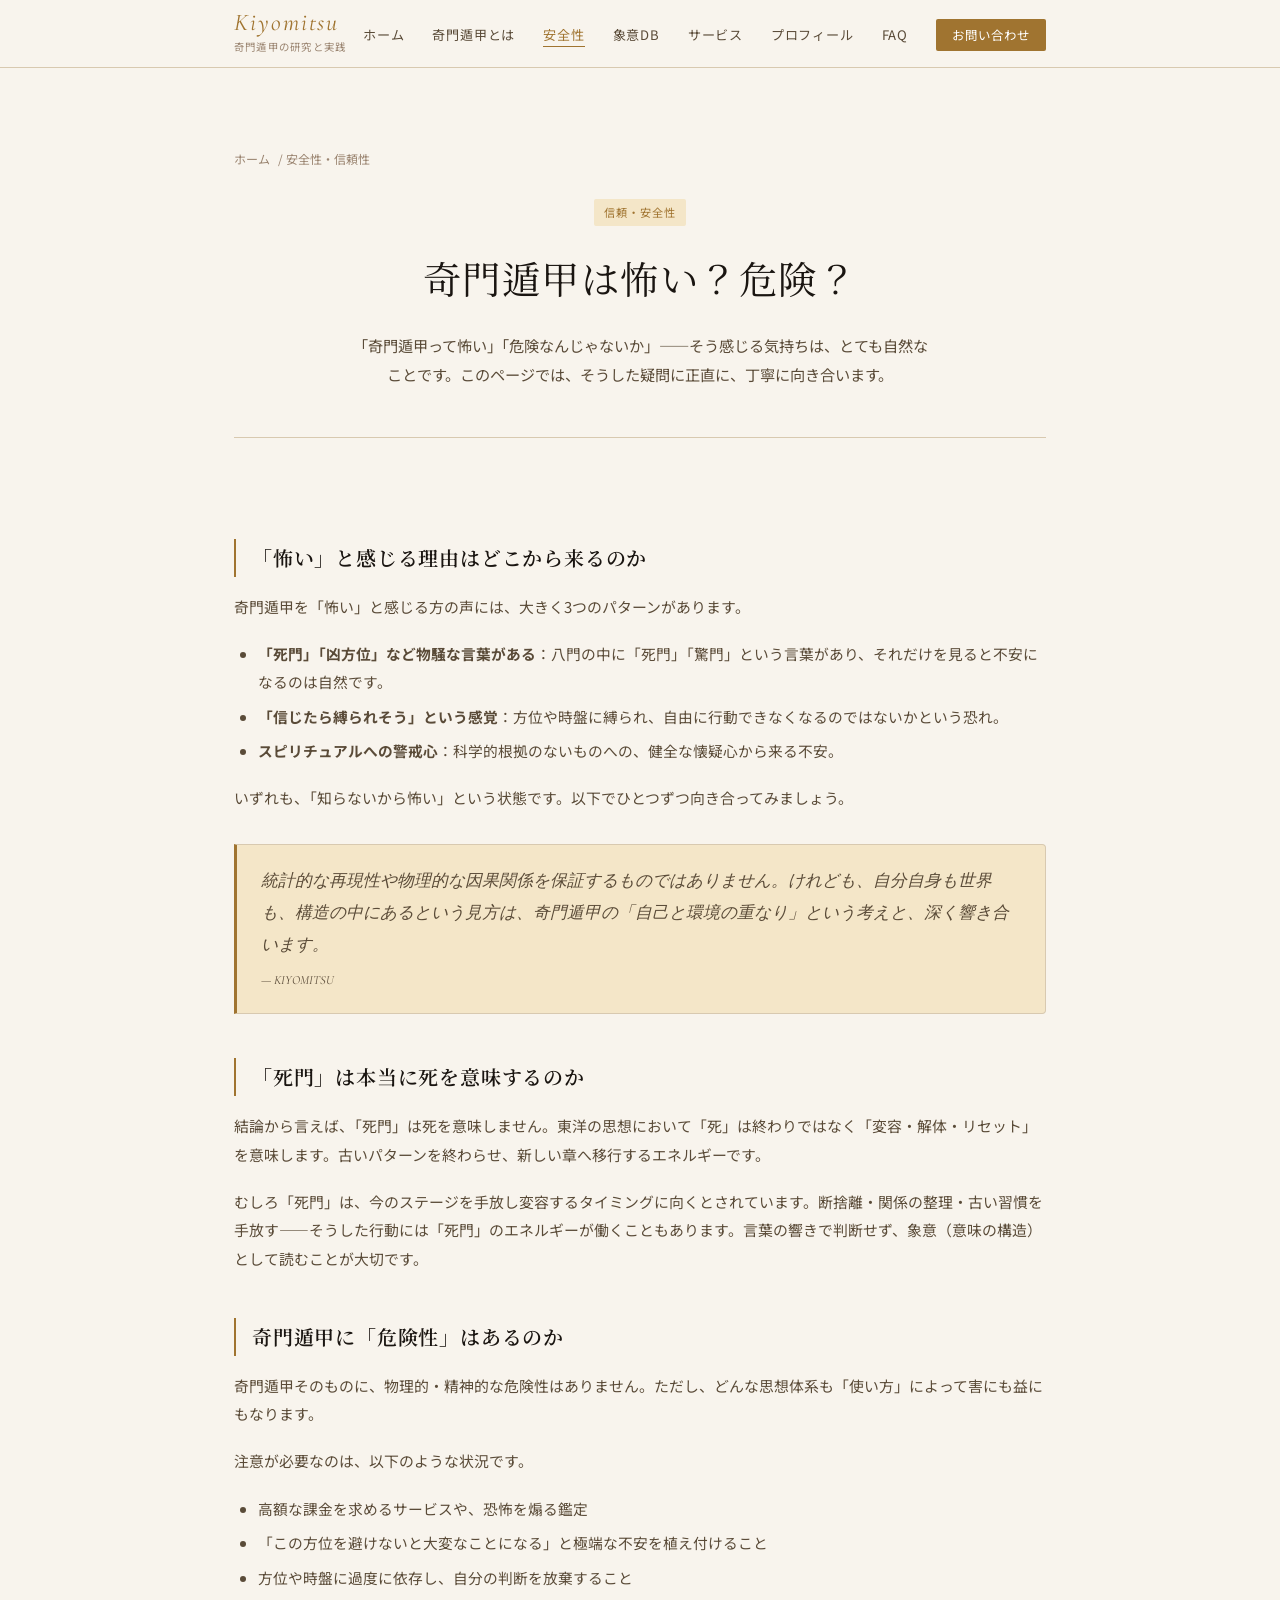
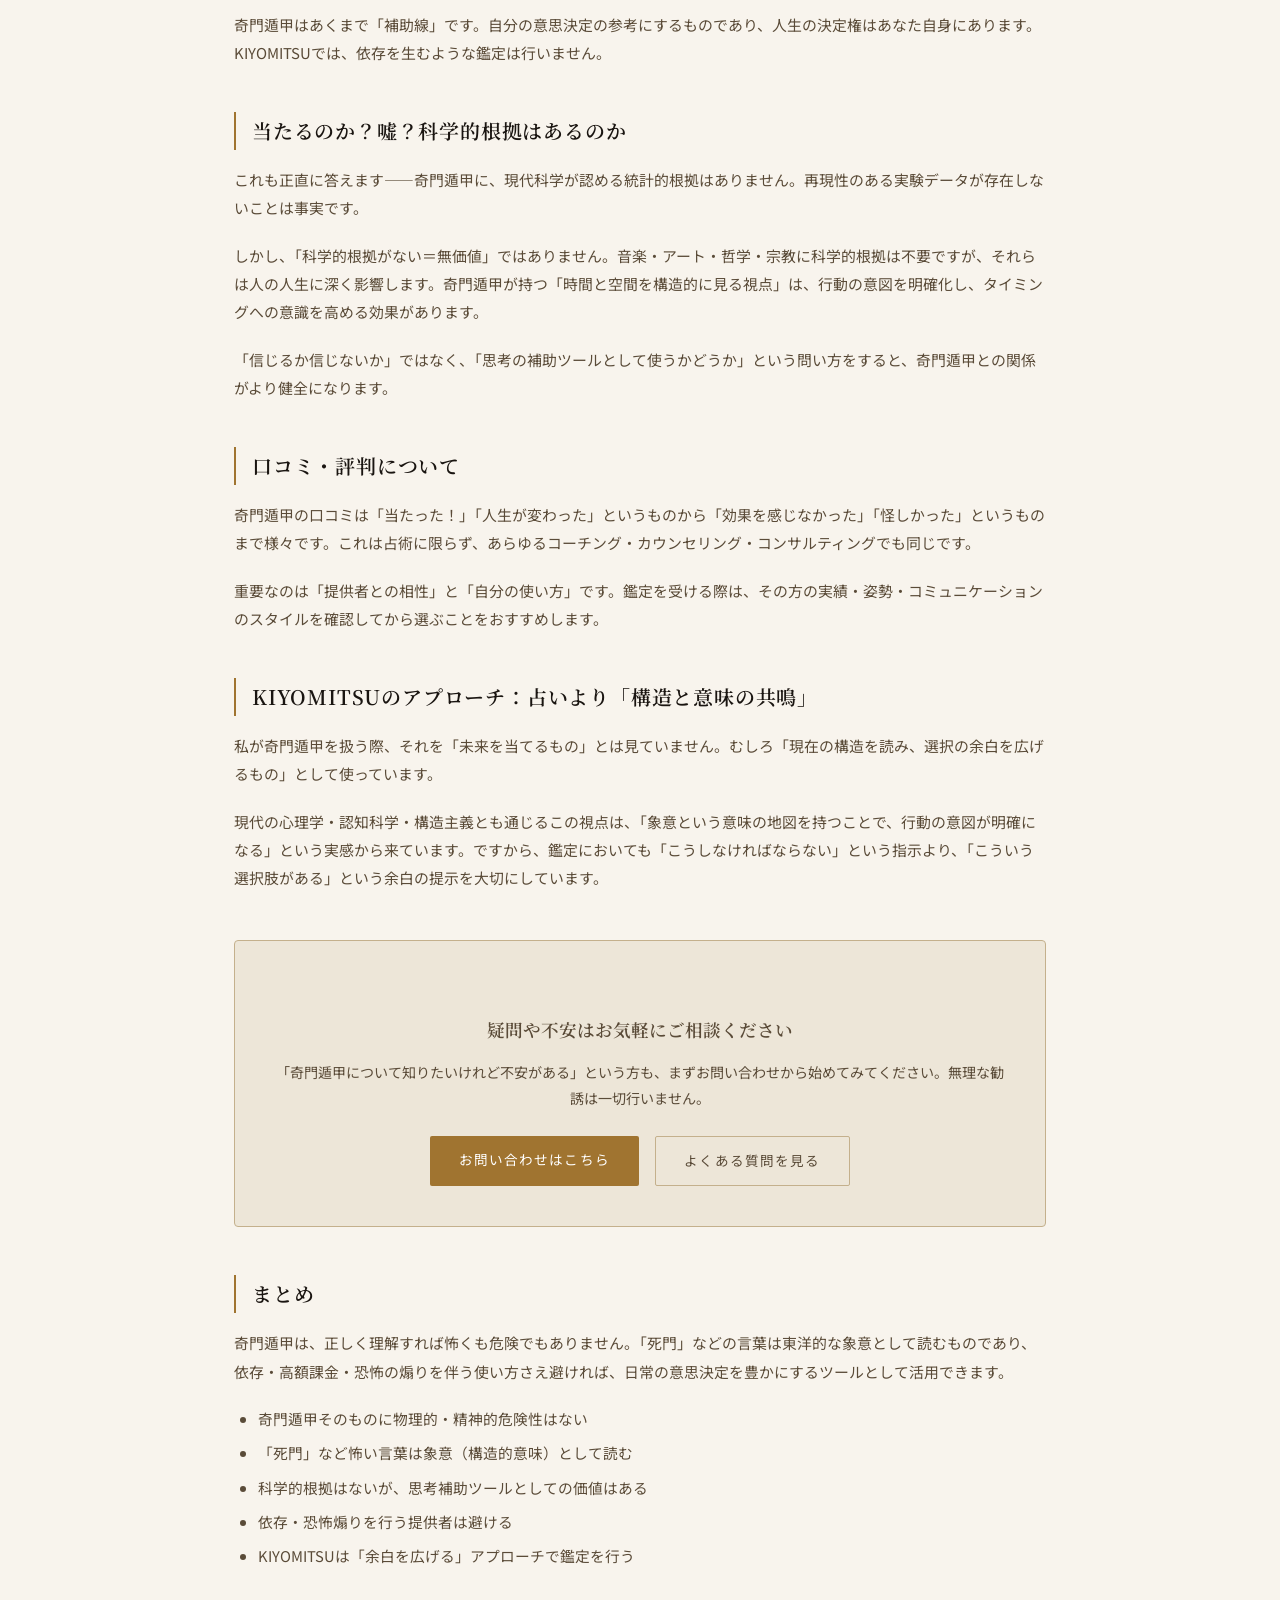
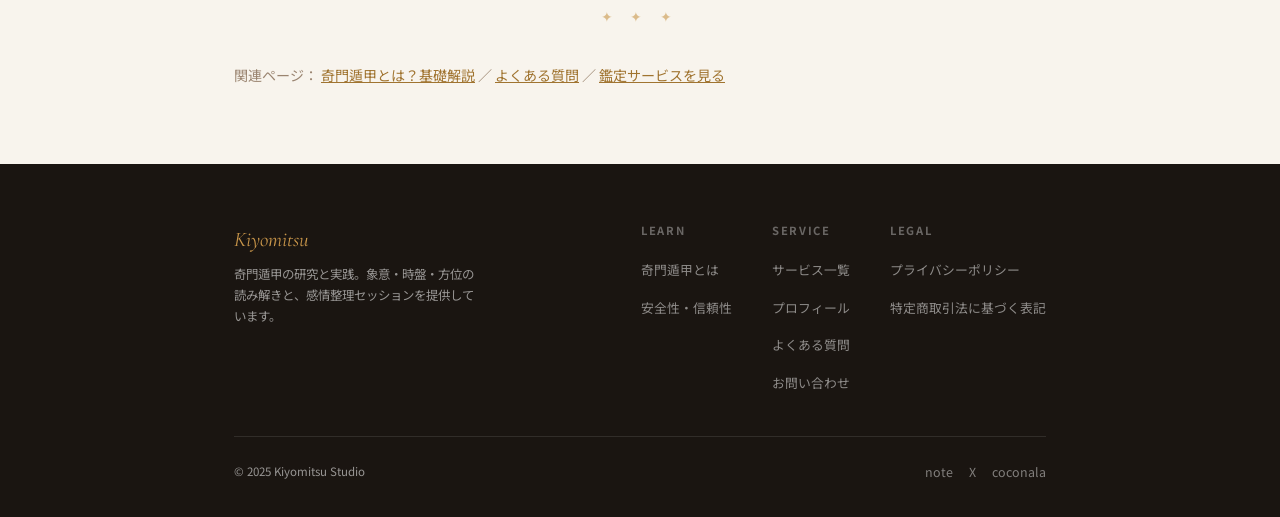
<file: trust.html>
<!DOCTYPE html>
<html lang="ja">
<head>
  <meta charset="UTF-8">
  <meta name="viewport" content="width=device-width, initial-scale=1.0">
  <title>奇門遁甲は怖い？危険？正しく理解するための解説 | KIYOMITSU</title>
  <meta name="description" content="奇門遁甲に「怖い」「危険では」と感じる方への丁寧な解説。口コミや危険性への疑問に、哲学的・構造的な視点から向き合います。当たる？嘘？そんな疑問にも。">
  <meta property="og:title" content="奇門遁甲は怖い？危険？正しく理解するための解説 | KIYOMITSU">
  <meta property="og:description" content="奇門遁甲に「怖い」「危険では」と感じる方への丁寧な解説。口コミや危険性への疑問に、哲学的・構造的な視点から向き合います。">
  <meta property="og:type" content="article">
  <link rel="canonical" href="https://kiyomitsu.jp/trust">
  <link rel="stylesheet" href="style.css">
</head>
<body>

<nav class="site-nav">
  <div class="nav-inner">
    <a href="index.html" class="nav-logo">
      <span class="brand">Kiyomitsu</span>
      <span class="tagline">奇門遁甲の研究と実践</span>
    </a>
    <button class="nav-toggle" id="navToggle" aria-label="メニューを開く">
      <span></span><span></span><span></span>
    </button>
    <ul class="nav-links" id="navLinks">
      <li><a href="index.html">ホーム</a></li>
      <li><a href="kimon-theory.html">奇門遁甲とは</a></li>
      <li><a href="trust.html" class="active">安全性</a></li>
      <li><a href="shoui-db.html">象意DB</a></li>
      <li><a href="service.html">サービス</a></li>
      <li><a href="profile.html">プロフィール</a></li>
      <li><a href="faq.html">FAQ</a></li>
      <li><a href="contact.html" class="cta-link">お問い合わせ</a></li>
    </ul>
  </div>
</nav>

<main>
  <div class="container">
    <div class="article-header">
      <div class="breadcrumb">
        <a href="index.html">ホーム</a>
        <span>安全性・信頼性</span>
      </div>
      <span class="tag tag-gold" style="margin-bottom:1rem;display:inline-block;">信頼・安全性</span>
      <h1>奇門遁甲は怖い？危険？</h1>
      <p class="lead">「奇門遁甲って怖い」「危険なんじゃないか」——そう感じる気持ちは、とても自然なことです。このページでは、そうした疑問に正直に、丁寧に向き合います。</p>
    </div>

    <div class="article-body">

      <h2>「怖い」と感じる理由はどこから来るのか</h2>
      <p>奇門遁甲を「怖い」と感じる方の声には、大きく3つのパターンがあります。</p>
      <ul>
        <li><strong>「死門」「凶方位」など物騒な言葉がある</strong>：八門の中に「死門」「驚門」という言葉があり、それだけを見ると不安になるのは自然です。</li>
        <li><strong>「信じたら縛られそう」という感覚</strong>：方位や時盤に縛られ、自由に行動できなくなるのではないかという恐れ。</li>
        <li><strong>スピリチュアルへの警戒心</strong>：科学的根拠のないものへの、健全な懐疑心から来る不安。</li>
      </ul>
      <p>いずれも、「知らないから怖い」という状態です。以下でひとつずつ向き合ってみましょう。</p>

      <div class="article-pullquote">
        統計的な再現性や物理的な因果関係を保証するものではありません。けれども、自分自身も世界も、構造の中にあるという見方は、奇門遁甲の「自己と環境の重なり」という考えと、深く響き合います。
        <br><small style="font-size:.78rem;margin-top:.5rem;display:block;">— KIYOMITSU</small>
      </div>

      <h2>「死門」は本当に死を意味するのか</h2>
      <p>結論から言えば、「死門」は死を意味しません。東洋の思想において「死」は終わりではなく「変容・解体・リセット」を意味します。古いパターンを終わらせ、新しい章へ移行するエネルギーです。</p>
      <p>むしろ「死門」は、今のステージを手放し変容するタイミングに向くとされています。断捨離・関係の整理・古い習慣を手放す——そうした行動には「死門」のエネルギーが働くこともあります。言葉の響きで判断せず、象意（意味の構造）として読むことが大切です。</p>

      <h2>奇門遁甲に「危険性」はあるのか</h2>
      <p>奇門遁甲そのものに、物理的・精神的な危険性はありません。ただし、どんな思想体系も「使い方」によって害にも益にもなります。</p>
      <p>注意が必要なのは、以下のような状況です。</p>
      <ul>
        <li>高額な課金を求めるサービスや、恐怖を煽る鑑定</li>
        <li>「この方位を避けないと大変なことになる」と極端な不安を植え付けること</li>
        <li>方位や時盤に過度に依存し、自分の判断を放棄すること</li>
      </ul>
      <p>奇門遁甲はあくまで「補助線」です。自分の意思決定の参考にするものであり、人生の決定権はあなた自身にあります。KIYOMITSUでは、依存を生むような鑑定は行いません。</p>

      <h2>当たるのか？嘘？科学的根拠はあるのか</h2>
      <p>これも正直に答えます——奇門遁甲に、現代科学が認める統計的根拠はありません。再現性のある実験データが存在しないことは事実です。</p>
      <p>しかし、「科学的根拠がない＝無価値」ではありません。音楽・アート・哲学・宗教に科学的根拠は不要ですが、それらは人の人生に深く影響します。奇門遁甲が持つ「時間と空間を構造的に見る視点」は、行動の意図を明確化し、タイミングへの意識を高める効果があります。</p>
      <p>「信じるか信じないか」ではなく、「思考の補助ツールとして使うかどうか」という問い方をすると、奇門遁甲との関係がより健全になります。</p>

      <h2>口コミ・評判について</h2>
      <p>奇門遁甲の口コミは「当たった！」「人生が変わった」というものから「効果を感じなかった」「怪しかった」というものまで様々です。これは占術に限らず、あらゆるコーチング・カウンセリング・コンサルティングでも同じです。</p>
      <p>重要なのは「提供者との相性」と「自分の使い方」です。鑑定を受ける際は、その方の実績・姿勢・コミュニケーションのスタイルを確認してから選ぶことをおすすめします。</p>

      <h2>KIYOMITSUのアプローチ：占いより「構造と意味の共鳴」</h2>
      <p>私が奇門遁甲を扱う際、それを「未来を当てるもの」とは見ていません。むしろ「現在の構造を読み、選択の余白を広げるもの」として使っています。</p>
      <p>現代の心理学・認知科学・構造主義とも通じるこの視点は、「象意という意味の地図を持つことで、行動の意図が明確になる」という実感から来ています。ですから、鑑定においても「こうしなければならない」という指示より、「こういう選択肢がある」という余白の提示を大切にしています。</p>

      <div class="cta-block">
        <h3>疑問や不安はお気軽にご相談ください</h3>
        <p>「奇門遁甲について知りたいけれど不安がある」という方も、まずお問い合わせから始めてみてください。無理な勧誘は一切行いません。</p>
        <div class="btn-group">
          <a href="contact.html" class="btn btn-primary">お問い合わせはこちら</a>
          <a href="faq.html" class="btn btn-secondary">よくある質問を見る</a>
        </div>
      </div>

      <h2>まとめ</h2>
      <p>奇門遁甲は、正しく理解すれば怖くも危険でもありません。「死門」などの言葉は東洋的な象意として読むものであり、依存・高額課金・恐怖の煽りを伴う使い方さえ避ければ、日常の意思決定を豊かにするツールとして活用できます。</p>
      <ul>
        <li>奇門遁甲そのものに物理的・精神的危険性はない</li>
        <li>「死門」など怖い言葉は象意（構造的意味）として読む</li>
        <li>科学的根拠はないが、思考補助ツールとしての価値はある</li>
        <li>依存・恐怖煽りを行う提供者は避ける</li>
        <li>KIYOMITSUは「余白を広げる」アプローチで鑑定を行う</li>
      </ul>

      <div class="ornament">✦ ✦ ✦</div>

      <p style="font-size:.88rem;color:var(--text-3);">関連ページ：
        <a href="kimon-theory.html" style="color:var(--gold);">奇門遁甲とは？基礎解説</a> ／
        <a href="faq.html" style="color:var(--gold);">よくある質問</a> ／
        <a href="service.html" style="color:var(--gold);">鑑定サービスを見る</a>
      </p>
    </div>
  </div>
</main>

<footer class="site-footer">
  <div class="footer-inner">
    <div class="footer-top">
      <div class="footer-brand">
        <span class="brand">Kiyomitsu</span>
        <p>奇門遁甲の研究と実践。象意・時盤・方位の読み解きと、感情整理セッションを提供しています。</p>
      </div>
      <div class="footer-links">
        <div class="footer-links-group">
          <h4>Learn</h4>
          <ul>
            <li><a href="kimon-theory.html">奇門遁甲とは</a></li>
            <li><a href="trust.html">安全性・信頼性</a></li>
          </ul>
        </div>
        <div class="footer-links-group">
          <h4>Service</h4>
          <ul>
            <li><a href="service.html">サービス一覧</a></li>
            <li><a href="profile.html">プロフィール</a></li>
            <li><a href="faq.html">よくある質問</a></li>
            <li><a href="contact.html">お問い合わせ</a></li>
          </ul>
        </div>
        <div class="footer-links-group">
          <h4>Legal</h4>
          <ul>
            <li><a href="privacy.html">プライバシーポリシー</a></li>
            <li><a href="legal.html">特定商取引法に基づく表記</a></li>
          </ul>
        </div>
      </div>
    </div>
    <div class="footer-bottom">
      <span>© 2025 Kiyomitsu Studio</span>
      <div class="footer-social">
        <a href="https://note.com/kiyomitsu369" target="_blank" rel="noopener">note</a>
        <a href="https://x.com/kiyomitsu369" target="_blank" rel="noopener">X</a>
        <a href="https://coconala.com/users/109941" target="_blank" rel="noopener">coconala</a>
      </div>
    </div>
  </div>
</footer>

<script>
const toggle = document.getElementById('navToggle');
const links = document.getElementById('navLinks');
toggle.addEventListener('click', () => links.classList.toggle('open'));
</script>
</body>
</html>
</file>
<file: style.css>
@import url('https://fonts.googleapis.com/css2?family=Cormorant+Garamond:ital,wght@0,300;0,400;0,500;1,300;1,400&family=Noto+Sans+JP:wght@300;400;500&family=Noto+Serif+JP:wght@300;400;600&display=swap');

:root {
  --bg: #f8f4ed;
  --bg-warm: #ede6d8;
  --bg-dark: #1a1511;
  --surface: #fff;
  --text: #1a1511;
  --text-2: #5a4b38;
  --text-3: #9a8470;
  --gold: #a07430;
  --gold-light: #c9964a;
  --gold-pale: #f4e6c8;
  --border: #d8c9b0;
  --border-2: #c4b08c;
  --max-w: 860px;
  --nav-h: 68px;
  --font-brand: 'Cormorant Garamond', Georgia, serif;
  --font-jp: 'Noto Serif JP', 'Yu Mincho', '游明朝', serif;
  --font-body: 'Noto Sans JP', 'Hiragino Sans', sans-serif;
}

*, *::before, *::after { box-sizing: border-box; margin: 0; padding: 0; }
html { font-size: 16px; scroll-behavior: smooth; }
body {
  font-family: var(--font-body);
  background: var(--bg);
  color: var(--text);
  line-height: 1.9;
  -webkit-font-smoothing: antialiased;
}

/* ─── NAV ─── */
.site-nav {
  position: sticky; top: 0; z-index: 100;
  background: rgba(248,244,237,0.96);
  backdrop-filter: blur(8px);
  border-bottom: 1px solid var(--border);
  height: var(--nav-h);
  display: flex; align-items: center;
}
.nav-inner {
  max-width: var(--max-w); margin: 0 auto; padding: 0 1.5rem;
  width: 100%; display: flex; align-items: center; justify-content: space-between;
}
.nav-logo { text-decoration: none; display: flex; flex-direction: column; }
.nav-logo .brand {
  font-family: var(--font-brand); font-size: 1.5rem; font-weight: 400;
  font-style: italic; color: var(--gold); letter-spacing: .08em; line-height: 1;
}
.nav-logo .tagline {
  font-size: 0.65rem; color: var(--text-3); letter-spacing: .12em; margin-top: 2px;
}
.nav-links { display: flex; gap: 1.75rem; list-style: none; align-items: center; }
.nav-links a {
  text-decoration: none; color: var(--text-2); font-size: 0.82rem; letter-spacing: .06em;
  padding-bottom: 2px; border-bottom: 1px solid transparent;
  transition: color .2s, border-color .2s;
}
.nav-links a:hover, .nav-links a.active { color: var(--gold); border-bottom-color: var(--gold); }
.nav-links .cta-link {
  background: var(--gold); color: #fff; padding: .45rem 1rem;
  border-radius: 2px; border-bottom: none; font-size: 0.78rem; letter-spacing: .08em;
  transition: background .2s;
}
.nav-links .cta-link:hover { background: var(--gold-light); }
.nav-toggle { display: none; background: none; border: none; cursor: pointer; flex-direction: column; gap: 5px; padding: 4px; }
.nav-toggle span { display: block; width: 22px; height: 1px; background: var(--text); transition: .2s; }

/* ─── HERO ─── */
.hero {
  text-align: center; padding: 6rem 1.5rem 5rem;
  background: linear-gradient(to bottom, var(--bg), var(--bg-warm));
  border-bottom: 1px solid var(--border);
}
.hero-eyebrow {
  font-size: 0.72rem; letter-spacing: .18em; color: var(--gold); text-transform: uppercase;
  margin-bottom: 1.5rem;
}
.hero h1 {
  font-family: var(--font-jp); font-size: clamp(2rem, 5vw, 3rem); font-weight: 400;
  color: var(--text); line-height: 1.4; margin-bottom: 1rem; letter-spacing: .05em;
}
.hero-catch {
  font-family: var(--font-brand); font-style: italic;
  font-size: clamp(1.1rem, 2.5vw, 1.45rem); color: var(--text-2);
  margin-bottom: 2rem; line-height: 1.7;
}
.hero-divider { width: 40px; height: 1px; background: var(--gold); margin: 0 auto 2rem; }
.hero-desc { max-width: 560px; margin: 0 auto 2.5rem; color: var(--text-2); font-size: .92rem; }
.btn-group { display: flex; gap: 1rem; justify-content: center; flex-wrap: wrap; }
.btn {
  display: inline-block; text-decoration: none; padding: .7rem 1.8rem;
  font-size: .85rem; letter-spacing: .08em; border-radius: 2px; transition: .2s;
}
.btn-primary { background: var(--gold); color: #fff; }
.btn-primary:hover { background: var(--gold-light); }
.btn-secondary { border: 1px solid var(--border-2); color: var(--text-2); background: transparent; }
.btn-secondary:hover { border-color: var(--gold); color: var(--gold); }

/* ─── LAYOUT ─── */
.container { max-width: var(--max-w); margin: 0 auto; padding: 0 1.5rem; }
.section { padding: 4.5rem 0; }
.section + .section { border-top: 1px solid var(--border); }
.section-label {
  font-size: .7rem; letter-spacing: .2em; color: var(--gold); text-transform: uppercase;
  margin-bottom: .75rem;
}
.section-title {
  font-family: var(--font-jp); font-size: clamp(1.3rem, 3vw, 1.7rem); font-weight: 400;
  margin-bottom: 1.5rem; letter-spacing: .04em;
}
.section-desc { color: var(--text-2); font-size: .93rem; margin-bottom: 2.5rem; max-width: 600px; }

/* ─── CARDS ─── */
.card-grid { display: grid; grid-template-columns: repeat(auto-fit, minmax(240px, 1fr)); gap: 1.25rem; }
.card {
  background: var(--surface); border: 1px solid var(--border);
  border-radius: 4px; padding: 1.75rem; transition: border-color .2s;
}
.card:hover { border-color: var(--gold-light); }
.card-icon { font-size: 1.4rem; margin-bottom: .75rem; }
.card-title {
  font-family: var(--font-jp); font-size: 1rem; font-weight: 600;
  margin-bottom: .6rem; letter-spacing: .03em;
}
.card-body { font-size: .87rem; color: var(--text-2); line-height: 1.8; }
.card-link {
  display: inline-block; margin-top: 1rem; font-size: .8rem; color: var(--gold);
  text-decoration: none; letter-spacing: .06em; border-bottom: 1px solid transparent;
  transition: border-color .2s;
}
.card-link:hover { border-bottom-color: var(--gold); }

/* ─── ARTICLE CONTENT ─── */
.article-header { padding: 5rem 0 3rem; text-align: center; border-bottom: 1px solid var(--border); }
.article-header h1 {
  font-family: var(--font-jp); font-size: clamp(1.6rem, 4vw, 2.4rem); font-weight: 400;
  margin-bottom: 1rem; letter-spacing: .04em;
}
.article-header .lead { color: var(--text-2); font-size: .95rem; max-width: 580px; margin: 0 auto; }
.article-body { padding: 3.5rem 0; }
.article-body h2 {
  font-family: var(--font-jp); font-size: 1.25rem; font-weight: 600; margin: 2.8rem 0 1rem;
  padding-left: 1rem; border-left: 2px solid var(--gold); letter-spacing: .04em;
}
.article-body h3 {
  font-family: var(--font-jp); font-size: 1.05rem; font-weight: 600; margin: 2rem 0 .75rem;
  color: var(--text-2);
}
.article-body p { margin-bottom: 1.2rem; font-size: .93rem; color: var(--text-2); }
.article-body p:first-child { font-size: 1rem; color: var(--text); }
.article-body ul, .article-body ol { padding-left: 1.5rem; margin-bottom: 1.2rem; }
.article-body li { font-size: .92rem; color: var(--text-2); margin-bottom: .4rem; }
.article-pullquote {
  border: 1px solid var(--border); border-left: 3px solid var(--gold);
  padding: 1.25rem 1.5rem; margin: 2rem 0; background: var(--gold-pale);
  font-family: var(--font-brand); font-style: italic; font-size: 1.05rem;
  color: var(--text-2); border-radius: 0 4px 4px 0;
}

/* ─── CTA BLOCK ─── */
.cta-block {
  background: var(--bg-warm); border: 1px solid var(--border-2);
  border-radius: 4px; padding: 2.5rem; text-align: center; margin: 3rem 0;
}
.cta-block h3 { font-family: var(--font-jp); font-size: 1.1rem; margin-bottom: .75rem; font-weight: 600; }
.cta-block p { color: var(--text-2); font-size: .88rem; margin-bottom: 1.5rem; }

/* ─── SERVICE CARDS ─── */
.service-card {
  display: flex; gap: 2rem; align-items: flex-start;
  padding: 2rem; border: 1px solid var(--border); border-radius: 4px;
  background: var(--surface); margin-bottom: 1.25rem; transition: border-color .2s;
}
.service-card:hover { border-color: var(--gold-light); }
.service-tag {
  background: var(--gold-pale); color: var(--gold); font-size: .7rem;
  letter-spacing: .1em; padding: .25rem .7rem; border-radius: 2px; white-space: nowrap;
}
.service-title { font-family: var(--font-jp); font-size: 1.1rem; font-weight: 600; margin: .5rem 0 .6rem; }
.service-desc { font-size: .88rem; color: var(--text-2); line-height: 1.85; }

/* ─── FAQ ─── */
.faq-item { border-bottom: 1px solid var(--border); padding: 1.5rem 0; }
.faq-q {
  font-family: var(--font-jp); font-size: .97rem; font-weight: 600; cursor: pointer;
  display: flex; justify-content: space-between; align-items: flex-start; gap: 1rem;
}
.faq-q::after { content: '+'; font-size: 1.2rem; color: var(--gold); flex-shrink: 0; transition: .2s; }
.faq-item.open .faq-q::after { transform: rotate(45deg); }
.faq-a { font-size: .88rem; color: var(--text-2); padding-top: 1rem; line-height: 1.9; display: none; }
.faq-item.open .faq-a { display: block; }

/* ─── BREADCRUMB ─── */
.breadcrumb { display: flex; gap: .5rem; font-size: .75rem; color: var(--text-3); margin-bottom: 1.5rem; }
.breadcrumb a { color: var(--text-3); text-decoration: none; }
.breadcrumb a:hover { color: var(--gold); }
.breadcrumb span::before { content: ' / '; }

/* ─── PROFILE ─── */
.profile-intro { display: flex; gap: 2.5rem; align-items: flex-start; margin-bottom: 2.5rem; }
.profile-avatar {
  width: 100px; height: 100px; border-radius: 50%;
  background: var(--bg-warm); border: 2px solid var(--border-2);
  display: flex; align-items: center; justify-content: center;
  font-family: var(--font-brand); font-style: italic; font-size: 1.8rem;
  color: var(--gold); flex-shrink: 0;
}

/* ─── FOOTER ─── */
.site-footer {
  background: var(--bg-dark); color: rgba(255,255,255,.55);
  padding: 3.5rem 0 2rem; margin-top: 0;
}
.footer-inner { max-width: var(--max-w); margin: 0 auto; padding: 0 1.5rem; }
.footer-top { display: flex; justify-content: space-between; align-items: flex-start; flex-wrap: wrap; gap: 2rem; margin-bottom: 2.5rem; }
.footer-brand .brand {
  font-family: var(--font-brand); font-style: italic; font-size: 1.3rem;
  color: var(--gold-light); display: block; margin-bottom: .3rem;
}
.footer-brand p { font-size: .78rem; line-height: 1.7; max-width: 240px; }
.footer-links { display: flex; gap: 2.5rem; flex-wrap: wrap; }
.footer-links-group h4 { font-size: .7rem; letter-spacing: .15em; color: rgba(255,255,255,.35); text-transform: uppercase; margin-bottom: .75rem; }
.footer-links-group ul { list-style: none; display: flex; flex-direction: column; gap: .45rem; }
.footer-links-group a { font-size: .8rem; color: rgba(255,255,255,.5); text-decoration: none; transition: color .2s; }
.footer-links-group a:hover { color: var(--gold-light); }
.footer-bottom { border-top: 1px solid rgba(255,255,255,.1); padding-top: 1.5rem; font-size: .72rem; display: flex; justify-content: space-between; flex-wrap: wrap; gap: .75rem; }
.footer-social { display: flex; gap: 1rem; }
.footer-social a { font-size: .78rem; color: rgba(255,255,255,.45); text-decoration: none; }
.footer-social a:hover { color: var(--gold-light); }

/* ─── ORNAMENT ─── */
.ornament { text-align: center; color: var(--gold-light); font-size: .9rem; letter-spacing: .5em; margin: 2rem 0; opacity: .6; }

/* ─── TABLE ─── */
.compare-table { width: 100%; border-collapse: collapse; margin: 1.5rem 0; font-size: .88rem; }
.compare-table th { background: var(--bg-warm); padding: .75rem 1rem; text-align: left; font-family: var(--font-jp); font-weight: 600; border-bottom: 2px solid var(--gold); }
.compare-table td { padding: .75rem 1rem; border-bottom: 1px solid var(--border); color: var(--text-2); }
.compare-table tr:last-child td { border-bottom: none; }

/* ─── UTILITIES ─── */
.text-center { text-align: center; }
.text-gold { color: var(--gold); }
.tag { display: inline-block; font-size: .7rem; letter-spacing: .1em; padding: .2rem .6rem; border-radius: 2px; }
.tag-gold { background: var(--gold-pale); color: var(--gold); }

/* ─── RESPONSIVE ─── */
@media (max-width: 680px) {
  .nav-links { display: none; flex-direction: column; position: absolute; top: var(--nav-h); left: 0; right: 0; background: var(--bg); border-bottom: 1px solid var(--border); padding: 1rem 1.5rem 1.5rem; gap: 1rem; }
  .nav-links.open { display: flex; }
  .nav-toggle { display: flex; }
  .hero { padding: 4rem 1.25rem 3.5rem; }
  .service-card { flex-direction: column; gap: 1rem; }
  .profile-intro { flex-direction: column; }
  .footer-top { flex-direction: column; }
  .footer-links { gap: 1.5rem; }
  .footer-bottom { flex-direction: column; }
  .btn-group { flex-direction: column; align-items: center; }
}
</file>
